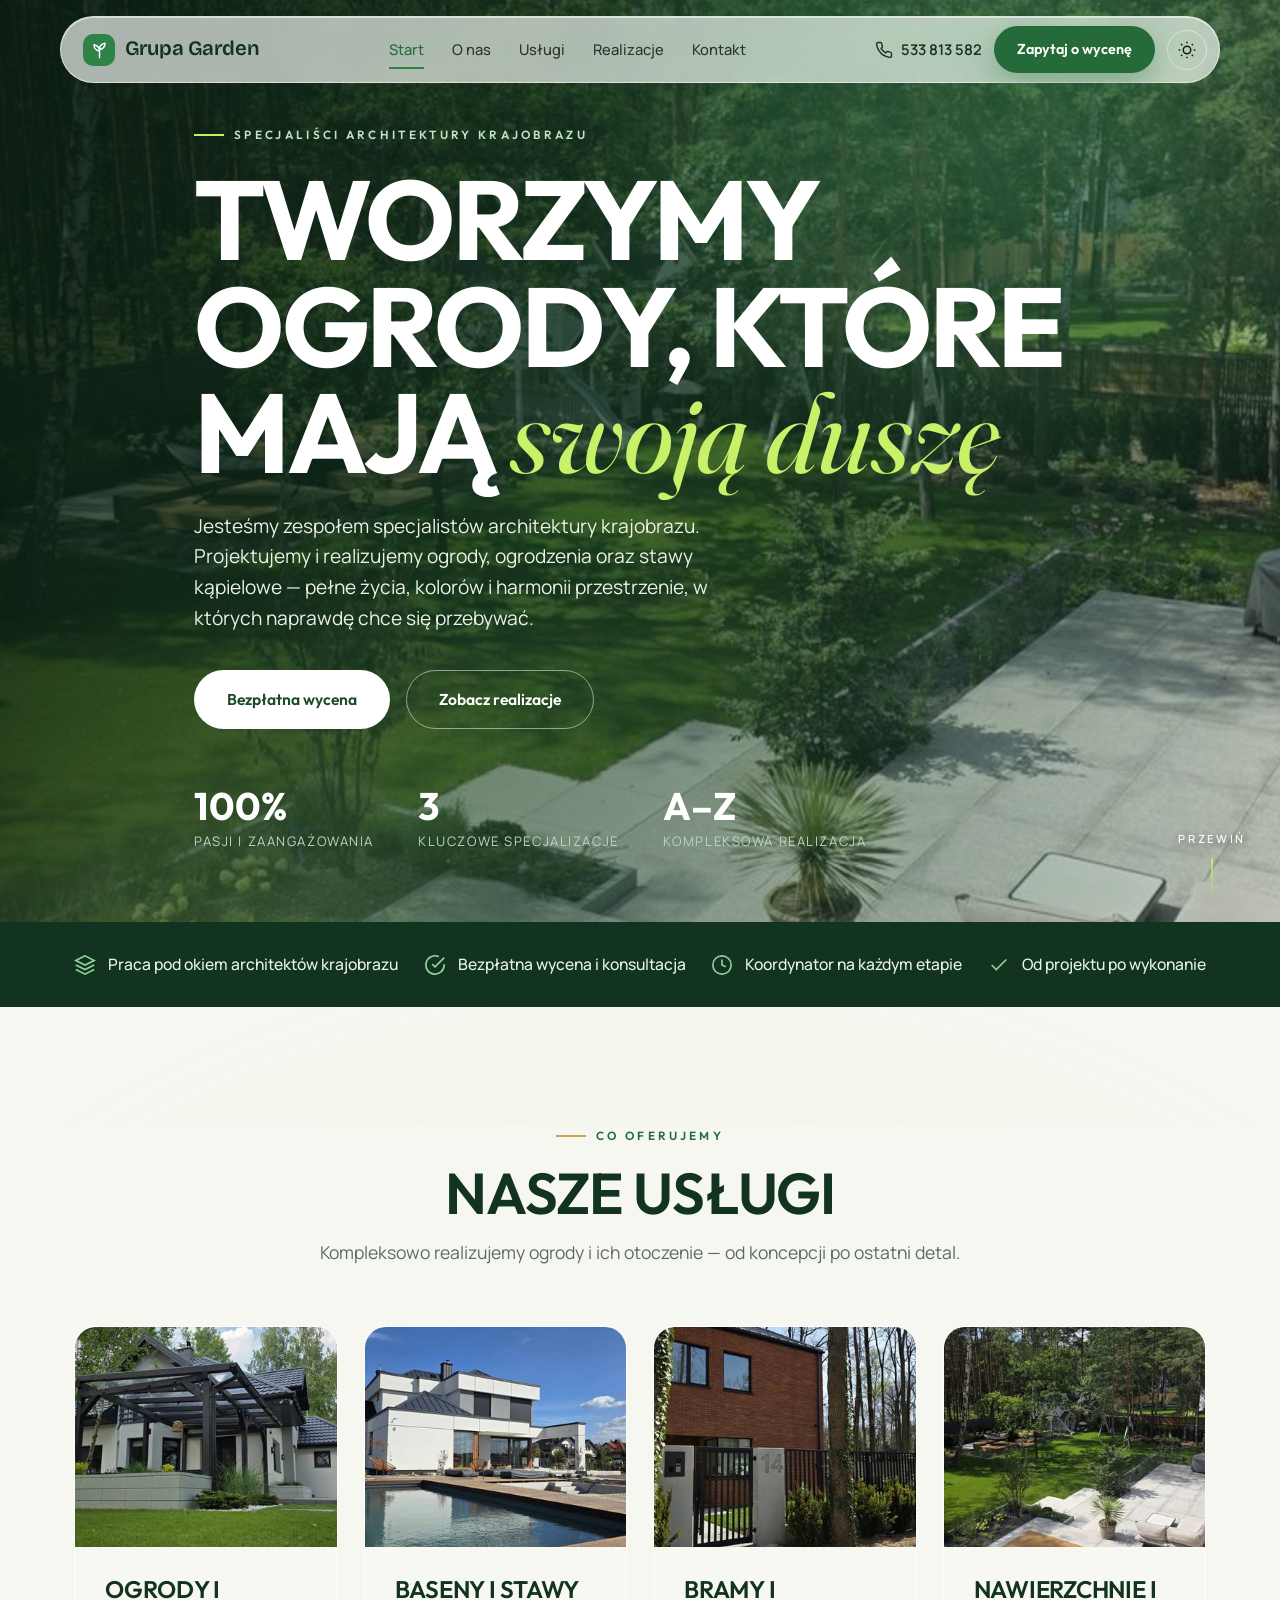
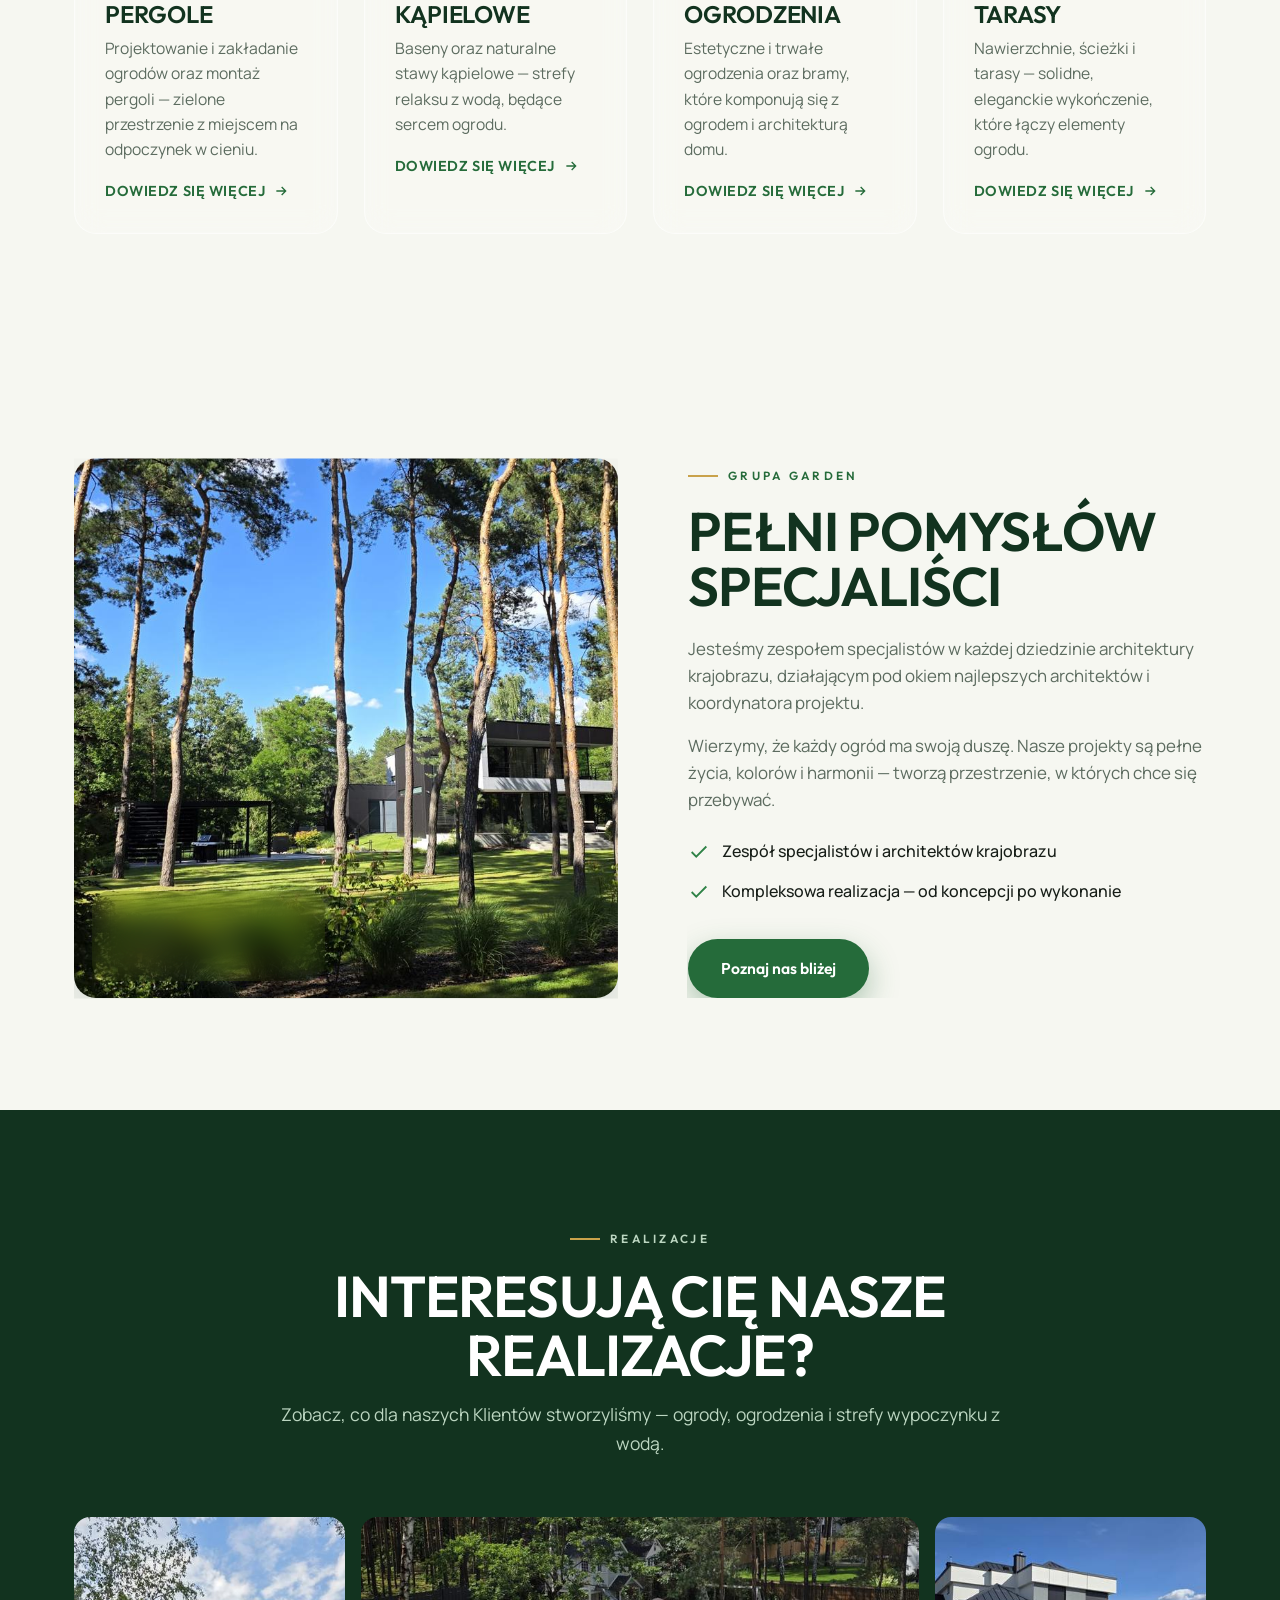
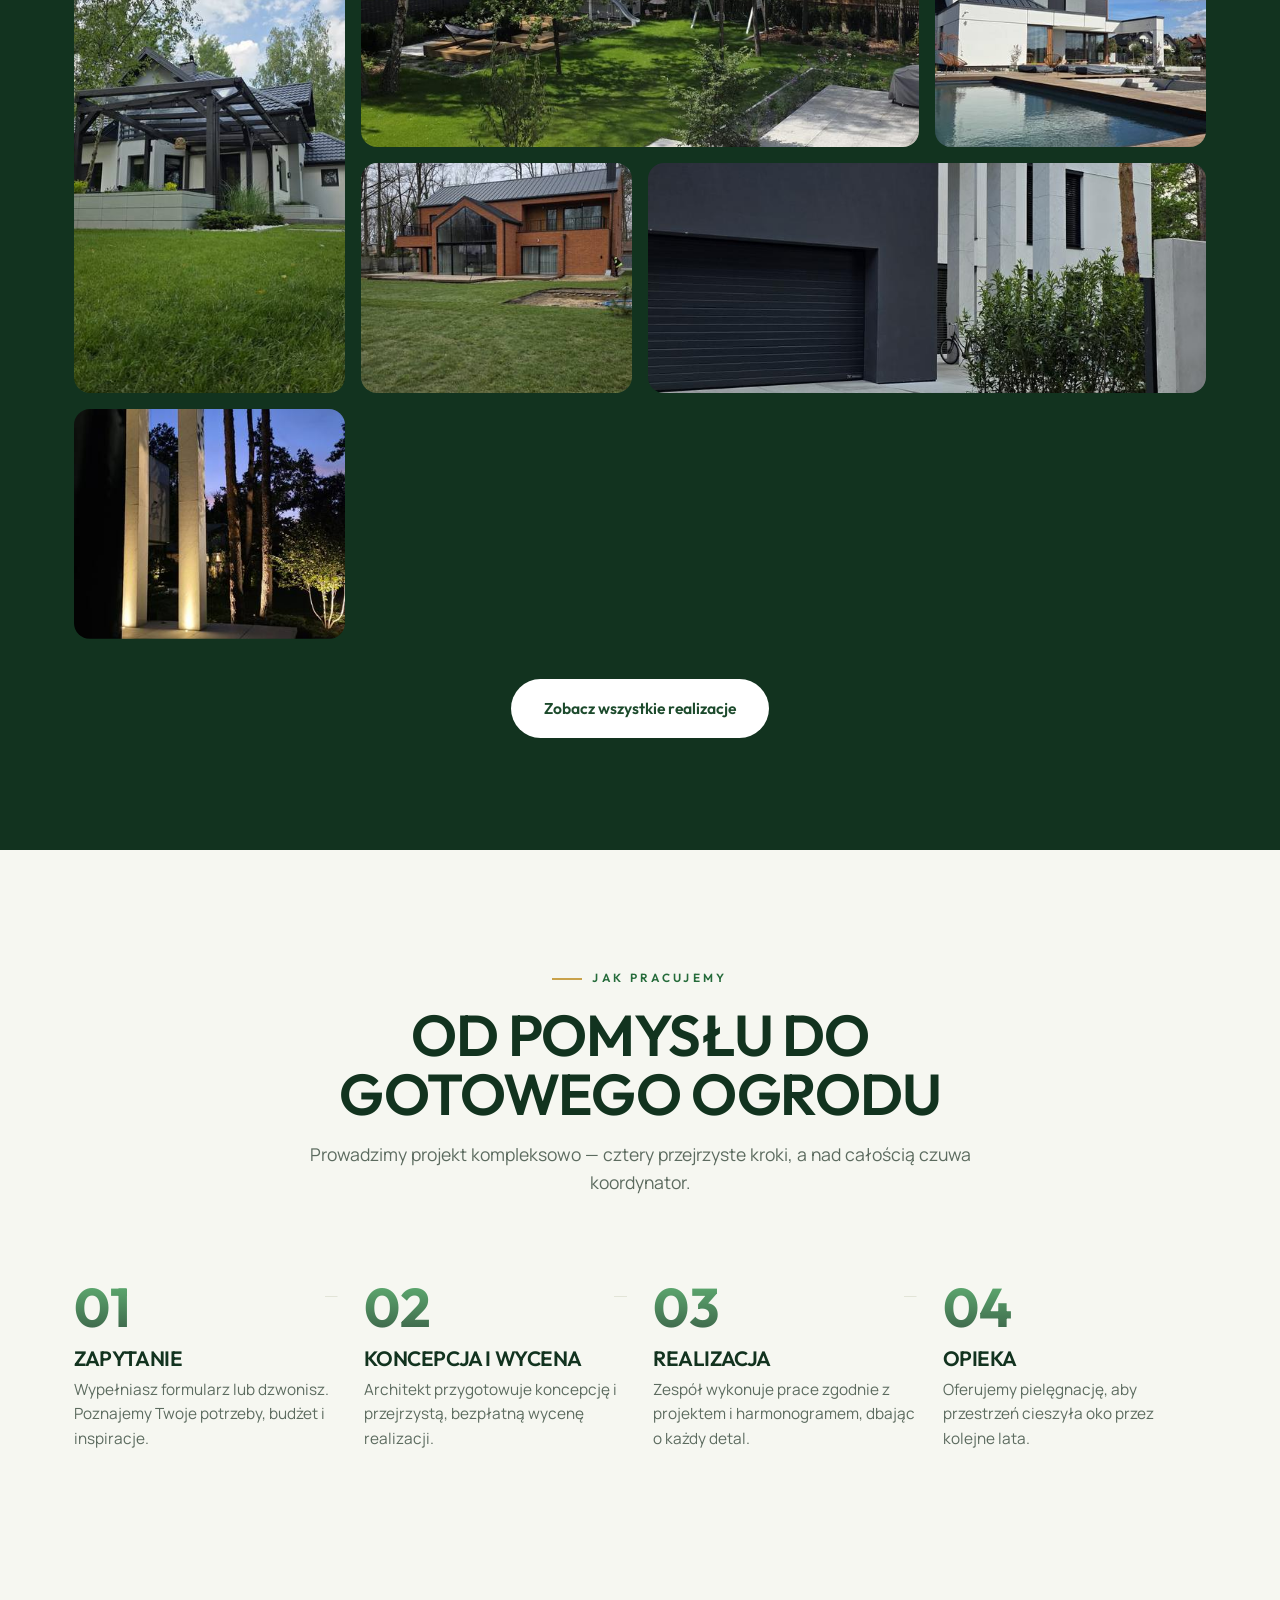
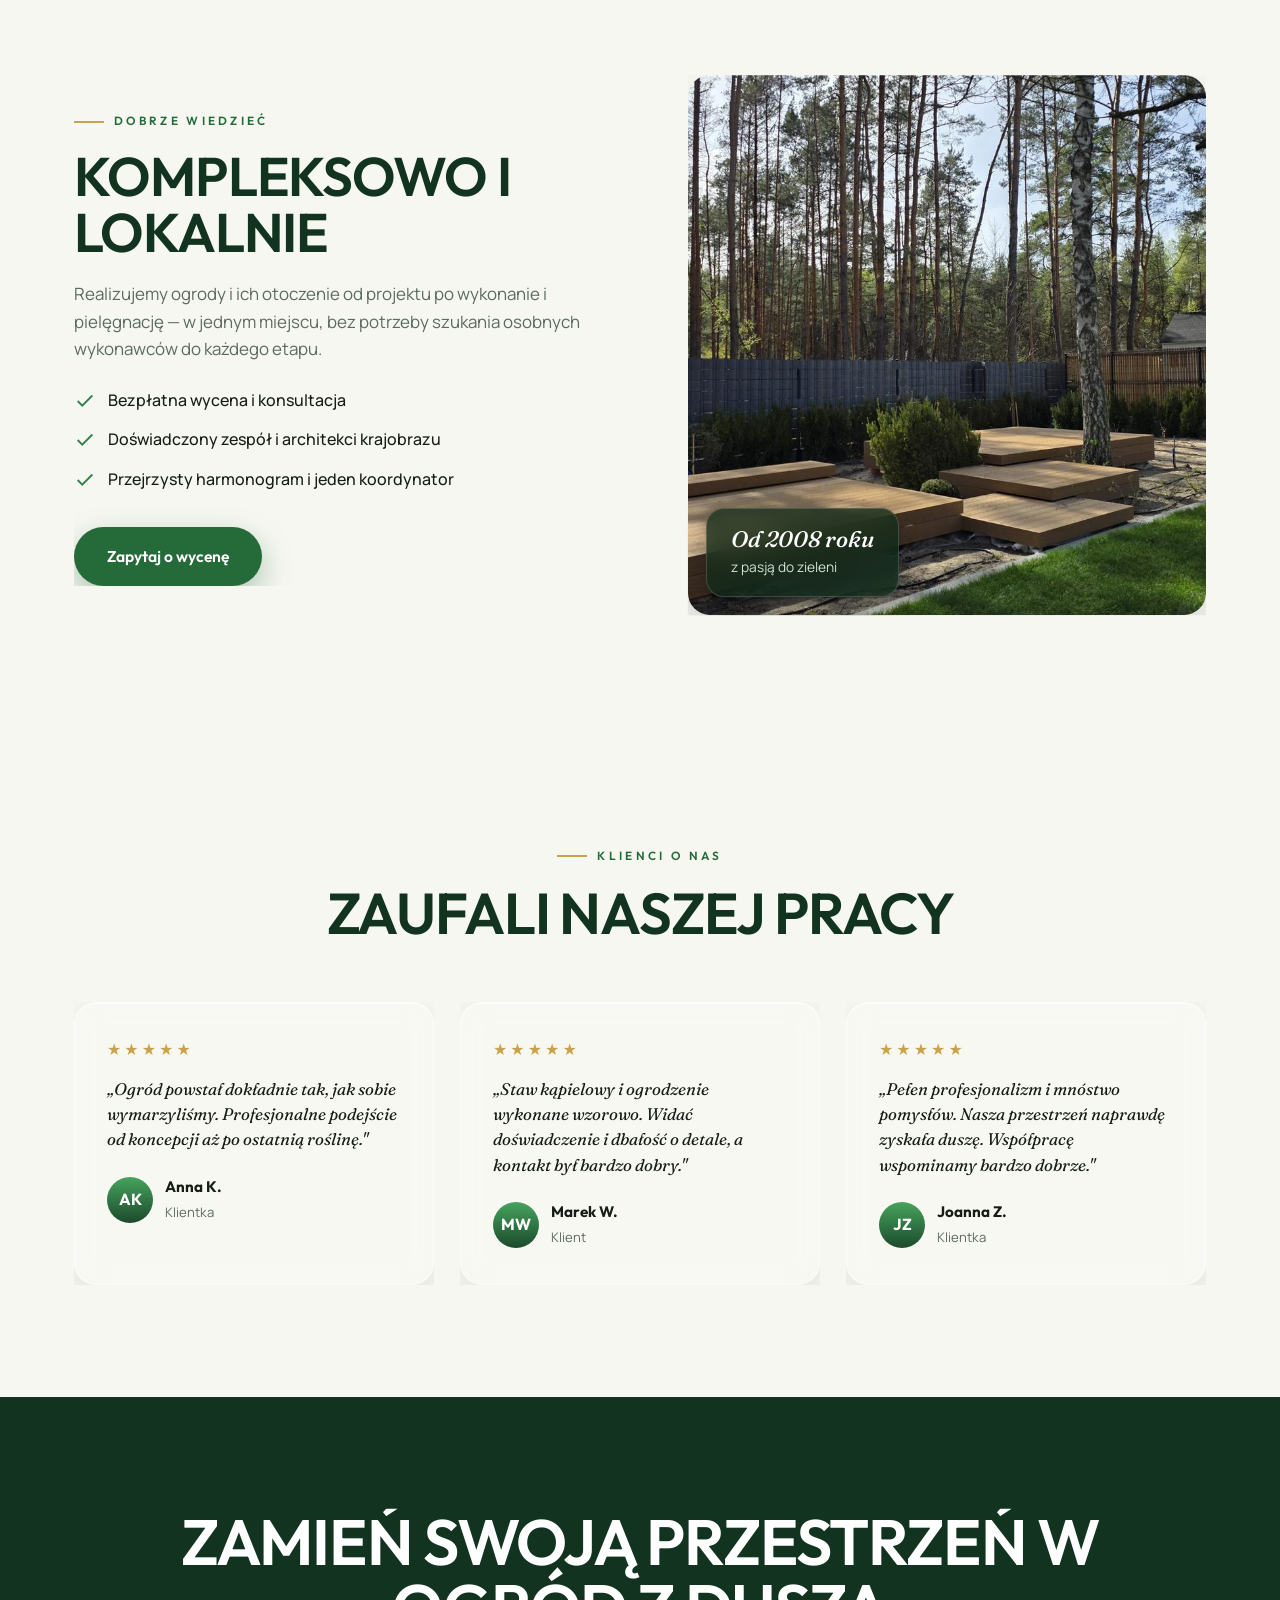
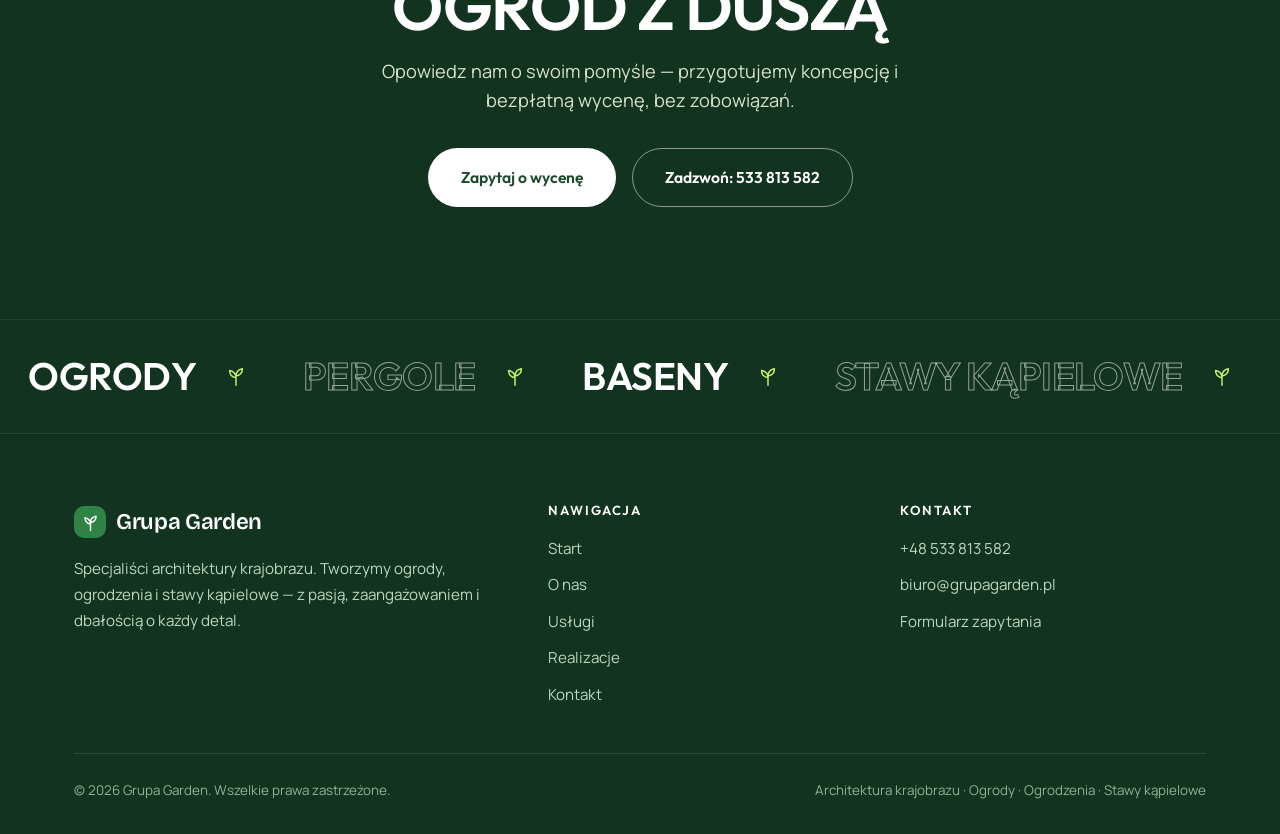
<file: src/index.html>
<!DOCTYPE html>
<html lang="pl">
<head>
<meta charset="UTF-8">
<meta name="viewport" content="width=device-width, initial-scale=1.0">
<script>try{if(localStorage.getItem('gg-theme')==='dark')document.documentElement.setAttribute('data-theme','dark')}catch(e){}</script>
<title>Grupa Garden — Specjaliści architektury krajobrazu</title>
<meta name="description" content="Grupa Garden — specjaliści architektury krajobrazu. Projektujemy i tworzymy ogrody, ogrodzenia oraz stawy kąpielowe pełne życia, kolorów i harmonii. Zapytaj o bezpłatną wycenę.">
<meta name="robots" content="index,follow">
<meta name="theme-color" content="#ffffff">
<link rel="canonical" href="https://grupagarden.pl/">
<meta property="og:type" content="website">
<meta property="og:locale" content="pl_PL">
<meta property="og:site_name" content="Grupa Garden">
<meta property="og:title" content="Grupa Garden — Specjaliści architektury krajobrazu">
<meta property="og:description" content="Projektujemy i tworzymy ogrody, ogrodzenia oraz stawy kąpielowe. Tworzymy z pasją i zaangażowaniem.">
<meta property="og:url" content="https://grupagarden.pl/">
<link rel="preconnect" href="https://fonts.googleapis.com">
<link rel="preconnect" href="https://fonts.gstatic.com" crossorigin>
<link href="https://fonts.googleapis.com/css2?family=Fraunces:opsz,wght@9..144,400;9..144,500;9..144,600&family=Inter:wght@400;500;600;700&display=swap" rel="stylesheet">
<link rel="stylesheet" href="assets/style.css">
<script type="application/ld+json">
{"@context":"https://schema.org","@type":"LocalBusiness","name":"Grupa Garden","description":"Specjaliści architektury krajobrazu. Projektowanie i wykonawstwo ogrodów, ogrodzeń oraz stawów kąpielowych.","url":"https://grupagarden.pl/","telephone":"+48 533 813 582","email":"biuro@grupagarden.pl","priceRange":"$$","areaServed":"Polska"}
</script>
</head>
<body>
<div class="wipe"><span class="wipe-mark"><svg viewBox="0 0 24 24" fill="none" stroke="currentColor" stroke-width="1.4" stroke-linecap="round" stroke-linejoin="round"><path d="M12 22V12M12 12c0-4 2-7 7-8 0 4-2 7-7 8zM12 14C12 10 10 7 5 6c0 4 2 7 7 8z"/></svg></span></div>

<!-- HEADER -->
<header id="hdr">
  <div class="wrap nav">
    <a href="index.html" class="brand">
      <span class="mark" aria-hidden="true"><svg viewBox="0 0 24 24" fill="none" stroke="currentColor" stroke-width="1.8" stroke-linecap="round" stroke-linejoin="round"><path d="M12 22V12M12 12c0-4 2-7 7-8 0 4-2 7-7 8zM12 14C12 10 10 7 5 6c0 4 2 7 7 8z"/></svg></span>
      Grupa Garden
    </a>
    <nav class="navlinks" id="menu">
      <a href="index.html" class="active">Start</a>
      <a href="o-nas.html">O nas</a>
      <a href="uslugi.html">Usługi</a>
      <a href="realizacje.html">Realizacje</a>
      <a href="kontakt.html">Kontakt</a>
    </nav>
    <div class="nav-cta">
      <a href="tel:+48533813582" class="phone-link">
        <svg width="18" height="18" viewBox="0 0 24 24" fill="none" stroke="currentColor" stroke-width="1.8"><path d="M22 16.92v3a2 2 0 0 1-2.18 2 19.79 19.79 0 0 1-8.63-3.07 19.5 19.5 0 0 1-6-6 19.79 19.79 0 0 1-3.07-8.67A2 2 0 0 1 4.11 2h3a2 2 0 0 1 2 1.72c.13.96.36 1.9.7 2.81a2 2 0 0 1-.45 2.11L8.09 9.91a16 16 0 0 0 6 6l1.27-1.27a2 2 0 0 1 2.11-.45c.9.34 1.85.57 2.81.7A2 2 0 0 1 22 16.92z"/></svg>
        533 813 582
      </a>
      <a href="kontakt.html" class="btn btn-primary">Zapytaj o wycenę</a>
      <button class="theme-btn" id="theme" aria-label="Przełącz motyw" title="Zmień motyw"><svg class="sun" width="20" height="20" viewBox="0 0 24 24" fill="none" stroke="currentColor" stroke-width="1.8"><circle cx="12" cy="12" r="4.5"/><path d="M12 2v2M12 20v2M2 12h2M20 12h2M4.9 4.9l1.4 1.4M17.7 17.7l1.4 1.4M19.1 4.9l-1.4 1.4M6.3 17.7l-1.4 1.4"/></svg><svg class="moon" width="20" height="20" viewBox="0 0 24 24" fill="none" stroke="currentColor" stroke-width="1.8"><path d="M21 12.8A9 9 0 1 1 11.2 3 7 7 0 0 0 21 12.8z"/></svg></button>
      <button class="burger" id="burger" aria-label="Menu"><span></span><span></span><span></span></button>
    </div>
  </div>
</header>

<main>
<!-- HERO -->
<section class="hero">
  <div class="hero-bg"></div>
  <div class="wrap hero-inner">
    <span class="eyebrow">Specjaliści architektury krajobrazu</span>
    <h1>Tworzymy ogrody, które mają <em>swoją duszę</em></h1>
    <p>Jesteśmy zespołem specjalistów architektury krajobrazu. Projektujemy i realizujemy ogrody, ogrodzenia oraz stawy kąpielowe — pełne życia, kolorów i harmonii przestrzenie, w których naprawdę chce się przebywać.</p>
    <div class="hero-cta">
      <a href="kontakt.html" class="btn btn-light">Bezpłatna wycena</a>
      <a href="realizacje.html" class="btn btn-outline-light">Zobacz realizacje</a>
    </div>
    <div class="hero-trust">
      <div><div class="num">100%</div><div class="lbl">pasji i zaangażowania</div></div>
      <div><div class="num">3</div><div class="lbl">kluczowe specjalizacje</div></div>
      <div><div class="num">A–Z</div><div class="lbl">kompleksowa realizacja</div></div>
    </div>
  </div>
  <div class="scroll-hint">przewiń<span></span></div>
</section>

<!-- TRUST STRIP -->
<div class="strip">
  <div class="wrap">
    <div class="item"><svg viewBox="0 0 24 24" fill="none" stroke="currentColor" stroke-width="1.8"><path d="M12 2 2 7l10 5 10-5-10-5zM2 17l10 5 10-5M2 12l10 5 10-5"/></svg>Praca pod okiem architektów krajobrazu</div>
    <div class="item"><svg viewBox="0 0 24 24" fill="none" stroke="currentColor" stroke-width="1.8"><path d="M22 11.08V12a10 10 0 1 1-5.93-9.14"/><path d="M22 4 12 14.01l-3-3"/></svg>Bezpłatna wycena i konsultacja</div>
    <div class="item"><svg viewBox="0 0 24 24" fill="none" stroke="currentColor" stroke-width="1.8"><circle cx="12" cy="12" r="10"/><path d="M12 6v6l4 2"/></svg>Koordynator na każdym etapie</div>
    <div class="item"><svg viewBox="0 0 24 24" fill="none" stroke="currentColor" stroke-width="1.8"><path d="M20 6 9 17l-5-5"/></svg>Od projektu po wykonanie</div>
  </div>
</div>

<!-- SERVICES PREVIEW -->
<section class="services">
  <div class="wrap">
    <div class="sec-head center reveal">
      <span class="eyebrow">Co oferujemy</span>
      <h2>Nasze usługi</h2>
      <p>Kompleksowo realizujemy ogrody i ich otoczenie — od koncepcji po ostatni detal.</p>
    </div>
    <div class="grid g4">
      <article class="card reveal">
        <div class="thumb"><img src="img/projekty/dom-z-pergola/t/01.jpg" alt="Ogród z pergolą" loading="lazy"></div>
        <div class="body"><h3>Ogrody i pergole</h3><p>Projektowanie i zakładanie ogrodów oraz montaż pergoli — zielone przestrzenie z miejscem na odpoczynek w cieniu.</p><a href="uslugi.html" class="more">Dowiedz się więcej <svg viewBox="0 0 24 24" fill="none" stroke="currentColor" stroke-width="2"><path d="M5 12h14M13 6l6 6-6 6"/></svg></a></div>
      </article>
      <article class="card reveal">
        <div class="thumb"><img src="img/projekty/ogrod-z-basenem/t/01.jpg" alt="Ogród z basenem i tarasem" loading="lazy"></div>
        <div class="body"><h3>Baseny i stawy kąpielowe</h3><p>Baseny oraz naturalne stawy kąpielowe — strefy relaksu z wodą, będące sercem ogrodu.</p><a href="uslugi.html" class="more">Dowiedz się więcej <svg viewBox="0 0 24 24" fill="none" stroke="currentColor" stroke-width="2"><path d="M5 12h14M13 6l6 6-6 6"/></svg></a></div>
      </article>
      <article class="card reveal">
        <div class="thumb"><img src="img/projekty/dom-ceglany/t/10.jpg" alt="Ogrodzenie z furtką" loading="lazy"></div>
        <div class="body"><h3>Bramy i ogrodzenia</h3><p>Estetyczne i trwałe ogrodzenia oraz bramy, które komponują się z ogrodem i architekturą domu.</p><a href="uslugi.html" class="more">Dowiedz się więcej <svg viewBox="0 0 24 24" fill="none" stroke="currentColor" stroke-width="2"><path d="M5 12h14M13 6l6 6-6 6"/></svg></a></div>
      </article>
      <article class="card reveal">
        <div class="thumb"><img src="img/projekty/willa-z-kolumnada/t/21.jpg" alt="Taras z desek i nawierzchnie z płyt" loading="lazy"></div>
        <div class="body"><h3>Nawierzchnie i tarasy</h3><p>Nawierzchnie, ścieżki i tarasy — solidne, eleganckie wykończenie, które łączy elementy ogrodu.</p><a href="uslugi.html" class="more">Dowiedz się więcej <svg viewBox="0 0 24 24" fill="none" stroke="currentColor" stroke-width="2"><path d="M5 12h14M13 6l6 6-6 6"/></svg></a></div>
      </article>
    </div>
  </div>
</section>

<!-- ABOUT TEASER -->
<section class="about">
  <div class="wrap split">
    <div class="media reveal">
      <img src="img/projekty/ogrod-w-sosnowym-lesie/01.jpg" alt="Ogród w sosnowym lesie — realizacja Grupy Garden" loading="lazy">
      <div class="media-badge"><div class="n">Tworzymy z pasją</div><div class="t">i zaangażowaniem</div></div>
    </div>
    <div class="prose reveal">
      <span class="eyebrow">Grupa Garden</span>
      <h2>Pełni pomysłów specjaliści</h2>
      <p>Jesteśmy zespołem specjalistów w każdej dziedzinie architektury krajobrazu, działającym pod okiem najlepszych architektów i koordynatora projektu.</p>
      <p>Wierzymy, że każdy ogród ma swoją duszę. Nasze projekty są pełne życia, kolorów i harmonii — tworzą przestrzenie, w których chce się przebywać.</p>
      <ul class="ticks">
        <li><svg viewBox="0 0 24 24" fill="none" stroke="currentColor" stroke-width="2"><path d="M20 6 9 17l-5-5"/></svg> Zespół specjalistów i architektów krajobrazu</li>
        <li><svg viewBox="0 0 24 24" fill="none" stroke="currentColor" stroke-width="2"><path d="M20 6 9 17l-5-5"/></svg> Kompleksowa realizacja — od koncepcji po wykonanie</li>
      </ul>
      <a href="o-nas.html" class="btn btn-primary">Poznaj nas bliżej</a>
    </div>
  </div>
</section>

<!-- REALIZACJE PREVIEW -->
<section class="gallery">
  <div class="wrap">
    <div class="sec-head center reveal">
      <span class="eyebrow">Realizacje</span>
      <h2>Interesują Cię nasze realizacje?</h2>
      <p>Zobacz, co dla naszych Klientów stworzyliśmy — ogrody, ogrodzenia i strefy wypoczynku z wodą.</p>
    </div>
    <div class="gal-grid reveal">
      <figure class="tall"><img src="img/projekty/dom-z-pergola/t/01.jpg" alt="Dom z pergolą w brzozowym lesie" loading="lazy"><figcaption>Ogród z pergolą</figcaption></figure>
      <figure class="wide"><img src="img/projekty/willa-z-kolumnada/21.jpg" alt="Taras przy willi z kolumnadą" loading="lazy"><figcaption>Taras i nawierzchnie</figcaption></figure>
      <figure><img src="img/projekty/ogrod-z-basenem/t/01.jpg" alt="Ogród z basenem" loading="lazy"><figcaption>Ogród z basenem</figcaption></figure>
      <figure><img src="img/projekty/dom-ceglany/t/01.jpg" alt="Dom ceglany z ogrodzeniem" loading="lazy"><figcaption>Ogrodzenia i bramy</figcaption></figure>
      <figure class="wide"><img src="img/projekty/willa-pod-sosnami/01.jpg" alt="Nowoczesna willa pod sosnami" loading="lazy"><figcaption>Projekt nowoczesny</figcaption></figure>
      <figure><img src="img/projekty/willa-z-kolumnada/t/36.jpg" alt="Oświetlenie ogrodu nocą" loading="lazy"><figcaption>Oświetlenie ogrodu</figcaption></figure>
    </div>
    <div style="text-align:center;margin-top:40px" class="reveal"><a href="realizacje.html" class="btn btn-light">Zobacz wszystkie realizacje</a></div>
  </div>
</section>

<!-- PROCES -->
<section class="process">
  <div class="wrap">
    <div class="sec-head center reveal">
      <span class="eyebrow">Jak pracujemy</span>
      <h2>Od pomysłu do gotowego ogrodu</h2>
      <p>Prowadzimy projekt kompleksowo — cztery przejrzyste kroki, a nad całością czuwa koordynator.</p>
    </div>
    <div class="grid g4">
      <div class="step reveal"><div class="no">01</div><h3>Zapytanie</h3><p>Wypełniasz formularz lub dzwonisz. Poznajemy Twoje potrzeby, budżet i inspiracje.</p></div>
      <div class="step reveal"><div class="no">02</div><h3>Koncepcja i wycena</h3><p>Architekt przygotowuje koncepcję i przejrzystą, bezpłatną wycenę realizacji.</p></div>
      <div class="step reveal"><div class="no">03</div><h3>Realizacja</h3><p>Zespół wykonuje prace zgodnie z projektem i harmonogramem, dbając o każdy detal.</p></div>
      <div class="step reveal"><div class="no">04</div><h3>Opieka</h3><p>Oferujemy pielęgnację, aby przestrzeń cieszyła oko przez kolejne lata.</p></div>
    </div>
  </div>
</section>

<!-- INFORMACJE -->
<section class="about">
  <div class="wrap split">
    <div class="prose reveal">
      <span class="eyebrow">Dobrze wiedzieć</span>
      <h2>Kompleksowo i lokalnie</h2>
      <p>Realizujemy ogrody i ich otoczenie od projektu po wykonanie i pielęgnację — w jednym miejscu, bez potrzeby szukania osobnych wykonawców do każdego etapu.</p>
      <ul class="ticks">
        <li><svg viewBox="0 0 24 24" fill="none" stroke="currentColor" stroke-width="2"><path d="M20 6 9 17l-5-5"/></svg> Bezpłatna wycena i konsultacja</li>
        <li><svg viewBox="0 0 24 24" fill="none" stroke="currentColor" stroke-width="2"><path d="M20 6 9 17l-5-5"/></svg> Doświadczony zespół i architekci krajobrazu</li>
        <li><svg viewBox="0 0 24 24" fill="none" stroke="currentColor" stroke-width="2"><path d="M20 6 9 17l-5-5"/></svg> Przejrzysty harmonogram i jeden koordynator</li>
      </ul>
      <a href="kontakt.html" class="btn btn-primary">Zapytaj o wycenę</a>
    </div>
    <div class="media reveal">
      <img src="img/projekty/willa-pod-sosnami/04.jpg" alt="Trawnik i podesty wypoczynkowe wśród sosen" loading="lazy">
      <div class="media-badge"><div class="n">Od 2008 roku</div><div class="t">z pasją do zieleni</div></div>
    </div>
  </div>
</section>

<!-- REVIEWS -->
<section class="reviews">
  <div class="wrap">
    <div class="sec-head center reveal"><span class="eyebrow">Klienci o nas</span><h2>Zaufali naszej pracy</h2></div>
    <div class="grid g3">
      <div class="quote reveal"><div class="stars">★★★★★</div><p>„Ogród powstał dokładnie tak, jak sobie wymarzyliśmy. Profesjonalne podejście od koncepcji aż po ostatnią roślinę."</p><div class="who"><div class="av">AK</div><div><b>Anna K.</b><span>Klientka</span></div></div></div>
      <div class="quote reveal"><div class="stars">★★★★★</div><p>„Staw kąpielowy i ogrodzenie wykonane wzorowo. Widać doświadczenie i dbałość o detale, a kontakt był bardzo dobry."</p><div class="who"><div class="av">MW</div><div><b>Marek W.</b><span>Klient</span></div></div></div>
      <div class="quote reveal"><div class="stars">★★★★★</div><p>„Pełen profesjonalizm i mnóstwo pomysłów. Nasza przestrzeń naprawdę zyskała duszę. Współpracę wspominamy bardzo dobrze."</p><div class="who"><div class="av">JZ</div><div><b>Joanna Z.</b><span>Klientka</span></div></div></div>
    </div>
  </div>
</section>

<!-- CTA -->
<section class="cta">
  <div class="wrap reveal">
    <h2>Zamień swoją przestrzeń w ogród z duszą</h2>
    <p>Opowiedz nam o swoim pomyśle — przygotujemy koncepcję i bezpłatną wycenę, bez zobowiązań.</p>
    <div class="btns"><a href="kontakt.html" class="btn btn-light">Zapytaj o wycenę</a><a href="tel:+48533813582" class="btn btn-outline-light">Zadzwoń: 533 813 582</a></div>
  </div>
</section>
</main>

<!-- FOOTER -->
<footer>
  <div class="wrap">
    <div class="fgrid">
      <div>
        <div class="brand" style="font-size:1.4rem"><span class="mark" aria-hidden="true"><svg viewBox="0 0 24 24" fill="none" stroke="currentColor" stroke-width="1.8" stroke-linecap="round" stroke-linejoin="round"><path d="M12 22V12M12 12c0-4 2-7 7-8 0 4-2 7-7 8zM12 14C12 10 10 7 5 6c0 4 2 7 7 8z"/></svg></span> Grupa Garden</div>
        <p>Specjaliści architektury krajobrazu. Tworzymy ogrody, ogrodzenia i stawy kąpielowe — z pasją, zaangażowaniem i dbałością o każdy detal.</p>
      </div>
      <div><h4>Nawigacja</h4><ul><li><a href="index.html">Start</a></li><li><a href="o-nas.html">O nas</a></li><li><a href="uslugi.html">Usługi</a></li><li><a href="realizacje.html">Realizacje</a></li><li><a href="kontakt.html">Kontakt</a></li></ul></div>
      <div><h4>Kontakt</h4><ul><li><a href="tel:+48533813582">+48 533 813 582</a></li><li><a href="mailto:biuro@grupagarden.pl">biuro@grupagarden.pl</a></li><li><a href="kontakt.html">Formularz zapytania</a></li></ul></div>
    </div>
    <div class="fbar"><span>© <span id="year"></span> Grupa Garden. Wszelkie prawa zastrzeżone.</span><span>Architektura krajobrazu · Ogrody · Ogrodzenia · Stawy kąpielowe</span></div>
  </div>
</footer>

<a href="tel:+48533813582" class="fab" aria-label="Zadzwoń"><svg viewBox="0 0 24 24" fill="none" stroke="currentColor" stroke-width="1.9"><path d="M22 16.92v3a2 2 0 0 1-2.18 2 19.79 19.79 0 0 1-8.63-3.07 19.5 19.5 0 0 1-6-6 19.79 19.79 0 0 1-3.07-8.67A2 2 0 0 1 4.11 2h3a2 2 0 0 1 2 1.72c.13.96.36 1.9.7 2.81a2 2 0 0 1-.45 2.11L8.09 9.91a16 16 0 0 0 6 6l1.27-1.27a2 2 0 0 1 2.11-.45c.9.34 1.85.57 2.81.7A2 2 0 0 1 22 16.92z"/></svg></a>

<script src="assets/main.js"></script>
</body>
</html>
</file>
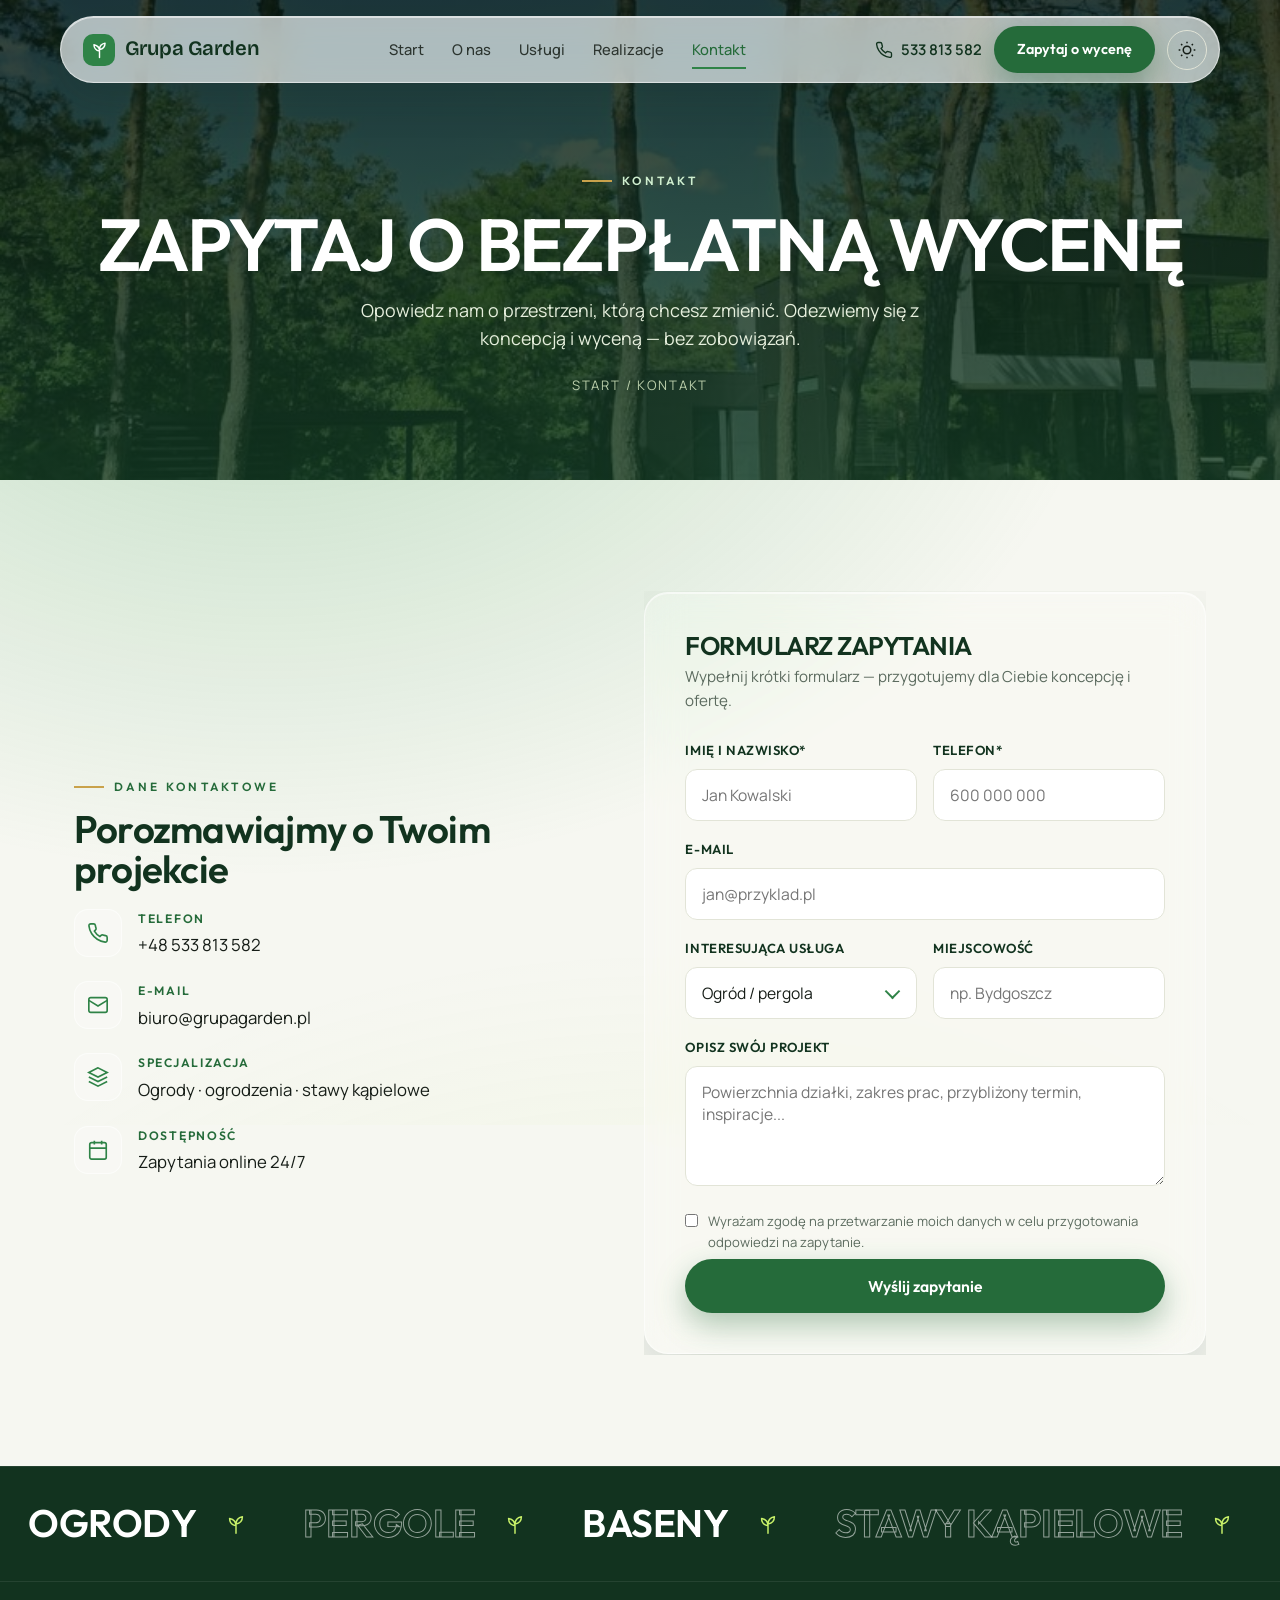
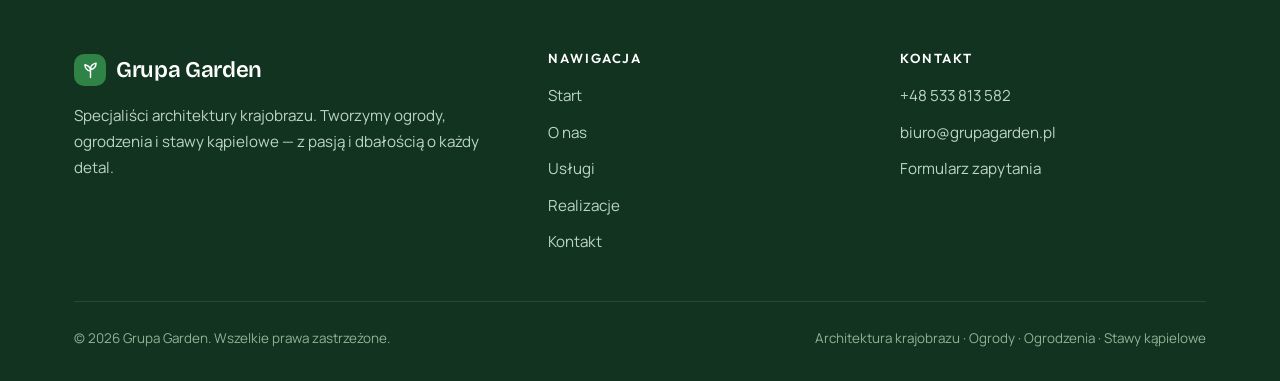
<file: src/kontakt.html>
<!DOCTYPE html>
<html lang="pl">
<head>
<meta charset="UTF-8">
<meta name="viewport" content="width=device-width, initial-scale=1.0">
<script>try{if(localStorage.getItem('gg-theme')==='dark')document.documentElement.setAttribute('data-theme','dark')}catch(e){}</script>
<title>Kontakt — Grupa Garden | Zapytaj o bezpłatną wycenę</title>
<meta name="description" content="Skontaktuj się z Grupą Garden. Telefon +48 533 813 582, e-mail biuro@grupagarden.pl. Wypełnij formularz i otrzymaj bezpłatną wycenę projektu.">
<meta name="theme-color" content="#ffffff">
<link rel="canonical" href="https://grupagarden.pl/kontakt.html">
<link rel="preconnect" href="https://fonts.googleapis.com">
<link rel="preconnect" href="https://fonts.gstatic.com" crossorigin>
<link href="https://fonts.googleapis.com/css2?family=Fraunces:opsz,wght@9..144,400;9..144,500;9..144,600&family=Inter:wght@400;500;600;700&display=swap" rel="stylesheet">
<link rel="stylesheet" href="assets/style.css">
</head>
<body>
<div class="wipe"><span class="wipe-mark"><svg viewBox="0 0 24 24" fill="none" stroke="currentColor" stroke-width="1.4" stroke-linecap="round" stroke-linejoin="round"><path d="M12 22V12M12 12c0-4 2-7 7-8 0 4-2 7-7 8zM12 14C12 10 10 7 5 6c0 4 2 7 7 8z"/></svg></span></div>

<header id="hdr">
  <div class="wrap nav">
    <a href="index.html" class="brand"><span class="mark" aria-hidden="true"><svg viewBox="0 0 24 24" fill="none" stroke="currentColor" stroke-width="1.8" stroke-linecap="round" stroke-linejoin="round"><path d="M12 22V12M12 12c0-4 2-7 7-8 0 4-2 7-7 8zM12 14C12 10 10 7 5 6c0 4 2 7 7 8z"/></svg></span> Grupa Garden</a>
    <nav class="navlinks" id="menu">
      <a href="index.html">Start</a>
      <a href="o-nas.html">O nas</a>
      <a href="uslugi.html">Usługi</a>
      <a href="realizacje.html">Realizacje</a>
      <a href="kontakt.html" class="active">Kontakt</a>
    </nav>
    <div class="nav-cta">
      <a href="tel:+48533813582" class="phone-link"><svg width="18" height="18" viewBox="0 0 24 24" fill="none" stroke="currentColor" stroke-width="1.8"><path d="M22 16.92v3a2 2 0 0 1-2.18 2 19.79 19.79 0 0 1-8.63-3.07 19.5 19.5 0 0 1-6-6 19.79 19.79 0 0 1-3.07-8.67A2 2 0 0 1 4.11 2h3a2 2 0 0 1 2 1.72c.13.96.36 1.9.7 2.81a2 2 0 0 1-.45 2.11L8.09 9.91a16 16 0 0 0 6 6l1.27-1.27a2 2 0 0 1 2.11-.45c.9.34 1.85.57 2.81.7A2 2 0 0 1 22 16.92z"/></svg>533 813 582</a>
      <a href="kontakt.html" class="btn btn-primary">Zapytaj o wycenę</a>
      <button class="theme-btn" id="theme" aria-label="Przełącz motyw" title="Zmień motyw"><svg class="sun" width="20" height="20" viewBox="0 0 24 24" fill="none" stroke="currentColor" stroke-width="1.8"><circle cx="12" cy="12" r="4.5"/><path d="M12 2v2M12 20v2M2 12h2M20 12h2M4.9 4.9l1.4 1.4M17.7 17.7l1.4 1.4M19.1 4.9l-1.4 1.4M6.3 17.7l-1.4 1.4"/></svg><svg class="moon" width="20" height="20" viewBox="0 0 24 24" fill="none" stroke="currentColor" stroke-width="1.8"><path d="M21 12.8A9 9 0 1 1 11.2 3 7 7 0 0 0 21 12.8z"/></svg></button>
      <button class="burger" id="burger" aria-label="Menu"><span></span><span></span><span></span></button>
    </div>
  </div>
</header>

<main>
<section class="page-hero">
  <div class="wrap">
    <span class="eyebrow">Kontakt</span>
    <h1>Zapytaj o bezpłatną wycenę</h1>
    <p>Opowiedz nam o przestrzeni, którą chcesz zmienić. Odezwiemy się z koncepcją i wyceną — bez zobowiązań.</p>
    <div class="crumbs"><a href="index.html">Start</a> / Kontakt</div>
  </div>
</section>

<section class="contact">
  <div class="wrap split">
    <div class="reveal">
      <span class="eyebrow">Dane kontaktowe</span>
      <h2 style="font-size:clamp(1.8rem,3.5vw,2.4rem);margin:14px 0 20px">Porozmawiajmy o Twoim projekcie</h2>
      <div class="cinfo">
        <div class="row"><div class="ic"><svg viewBox="0 0 24 24" fill="none" stroke="currentColor" stroke-width="1.8"><path d="M22 16.92v3a2 2 0 0 1-2.18 2 19.79 19.79 0 0 1-8.63-3.07 19.5 19.5 0 0 1-6-6 19.79 19.79 0 0 1-3.07-8.67A2 2 0 0 1 4.11 2h3a2 2 0 0 1 2 1.72c.13.96.36 1.9.7 2.81a2 2 0 0 1-.45 2.11L8.09 9.91a16 16 0 0 0 6 6l1.27-1.27a2 2 0 0 1 2.11-.45c.9.34 1.85.57 2.81.7A2 2 0 0 1 22 16.92z"/></svg></div><div><b>Telefon</b><a href="tel:+48533813582">+48 533 813 582</a></div></div>
        <div class="row"><div class="ic"><svg viewBox="0 0 24 24" fill="none" stroke="currentColor" stroke-width="1.8"><rect x="2" y="4" width="20" height="16" rx="2"/><path d="m22 7-10 6L2 7"/></svg></div><div><b>E-mail</b><a href="mailto:biuro@grupagarden.pl">biuro@grupagarden.pl</a></div></div>
        <div class="row"><div class="ic"><svg viewBox="0 0 24 24" fill="none" stroke="currentColor" stroke-width="1.8"><path d="M12 2 2 7l10 5 10-5-10-5zM2 17l10 5 10-5M2 12l10 5 10-5"/></svg></div><div><b>Specjalizacja</b><span>Ogrody · ogrodzenia · stawy kąpielowe</span></div></div>
        <div class="row"><div class="ic"><svg viewBox="0 0 24 24" fill="none" stroke="currentColor" stroke-width="1.8"><rect x="3" y="4" width="18" height="18" rx="2"/><path d="M16 2v4M8 2v4M3 10h18"/></svg></div><div><b>Dostępność</b><span>Zapytania online 24/7</span></div></div>
      </div>
    </div>

    <form class="form reveal" id="inquiry">
      <h3>Formularz zapytania</h3>
      <p class="sub">Wypełnij krótki formularz — przygotujemy dla Ciebie koncepcję i ofertę.</p>
      <div class="two">
        <div class="field"><label for="name">Imię i nazwisko*</label><input id="name" name="name" required placeholder="Jan Kowalski"></div>
        <div class="field"><label for="phone">Telefon*</label><input id="phone" name="phone" type="tel" required placeholder="600 000 000"></div>
      </div>
      <div class="field"><label for="email">E-mail</label><input id="email" name="email" type="email" placeholder="jan@przyklad.pl"></div>
      <div class="two">
        <div class="field"><label for="service">Interesująca usługa</label>
          <select id="service" name="service">
            <option>Ogród / pergola</option>
            <option>Basen</option>
            <option>Staw kąpielowy</option>
            <option>Brama / ogrodzenie</option>
            <option>Nawierzchnia / taras</option>
            <option>Inne / nie jestem pewien</option>
          </select>
        </div>
        <div class="field"><label for="city">Miejscowość</label><input id="city" name="city" placeholder="np. Bydgoszcz"></div>
      </div>
      <div class="field"><label for="msg">Opisz swój projekt</label><textarea id="msg" name="msg" placeholder="Powierzchnia działki, zakres prac, przybliżony termin, inspiracje..."></textarea></div>
      <label class="consent"><input type="checkbox" required> Wyrażam zgodę na przetwarzanie moich danych w celu przygotowania odpowiedzi na zapytanie.</label>
      <button type="submit" class="btn btn-primary">Wyślij zapytanie</button>
      <div class="formmsg">Dziękujemy! Otwieramy Twój program pocztowy z gotową wiadomością — wyślij ją, a wrócimy do Ciebie z wyceną.</div>
    </form>
  </div>
</section>
</main>

<footer>
  <div class="wrap">
    <div class="fgrid">
      <div><div class="brand" style="font-size:1.4rem"><span class="mark" aria-hidden="true"><svg viewBox="0 0 24 24" fill="none" stroke="currentColor" stroke-width="1.8" stroke-linecap="round" stroke-linejoin="round"><path d="M12 22V12M12 12c0-4 2-7 7-8 0 4-2 7-7 8zM12 14C12 10 10 7 5 6c0 4 2 7 7 8z"/></svg></span> Grupa Garden</div><p>Specjaliści architektury krajobrazu. Tworzymy ogrody, ogrodzenia i stawy kąpielowe — z pasją i dbałością o każdy detal.</p></div>
      <div><h4>Nawigacja</h4><ul><li><a href="index.html">Start</a></li><li><a href="o-nas.html">O nas</a></li><li><a href="uslugi.html">Usługi</a></li><li><a href="realizacje.html">Realizacje</a></li><li><a href="kontakt.html">Kontakt</a></li></ul></div>
      <div><h4>Kontakt</h4><ul><li><a href="tel:+48533813582">+48 533 813 582</a></li><li><a href="mailto:biuro@grupagarden.pl">biuro@grupagarden.pl</a></li><li><a href="kontakt.html">Formularz zapytania</a></li></ul></div>
    </div>
    <div class="fbar"><span>© <span id="year"></span> Grupa Garden. Wszelkie prawa zastrzeżone.</span><span>Architektura krajobrazu · Ogrody · Ogrodzenia · Stawy kąpielowe</span></div>
  </div>
</footer>
<a href="tel:+48533813582" class="fab" aria-label="Zadzwoń"><svg viewBox="0 0 24 24" fill="none" stroke="currentColor" stroke-width="1.9"><path d="M22 16.92v3a2 2 0 0 1-2.18 2 19.79 19.79 0 0 1-8.63-3.07 19.5 19.5 0 0 1-6-6 19.79 19.79 0 0 1-3.07-8.67A2 2 0 0 1 4.11 2h3a2 2 0 0 1 2 1.72c.13.96.36 1.9.7 2.81a2 2 0 0 1-.45 2.11L8.09 9.91a16 16 0 0 0 6 6l1.27-1.27a2 2 0 0 1 2.11-.45c.9.34 1.85.57 2.81.7A2 2 0 0 1 22 16.92z"/></svg></a>
<script src="assets/main.js"></script>
</body>
</html>
</file>
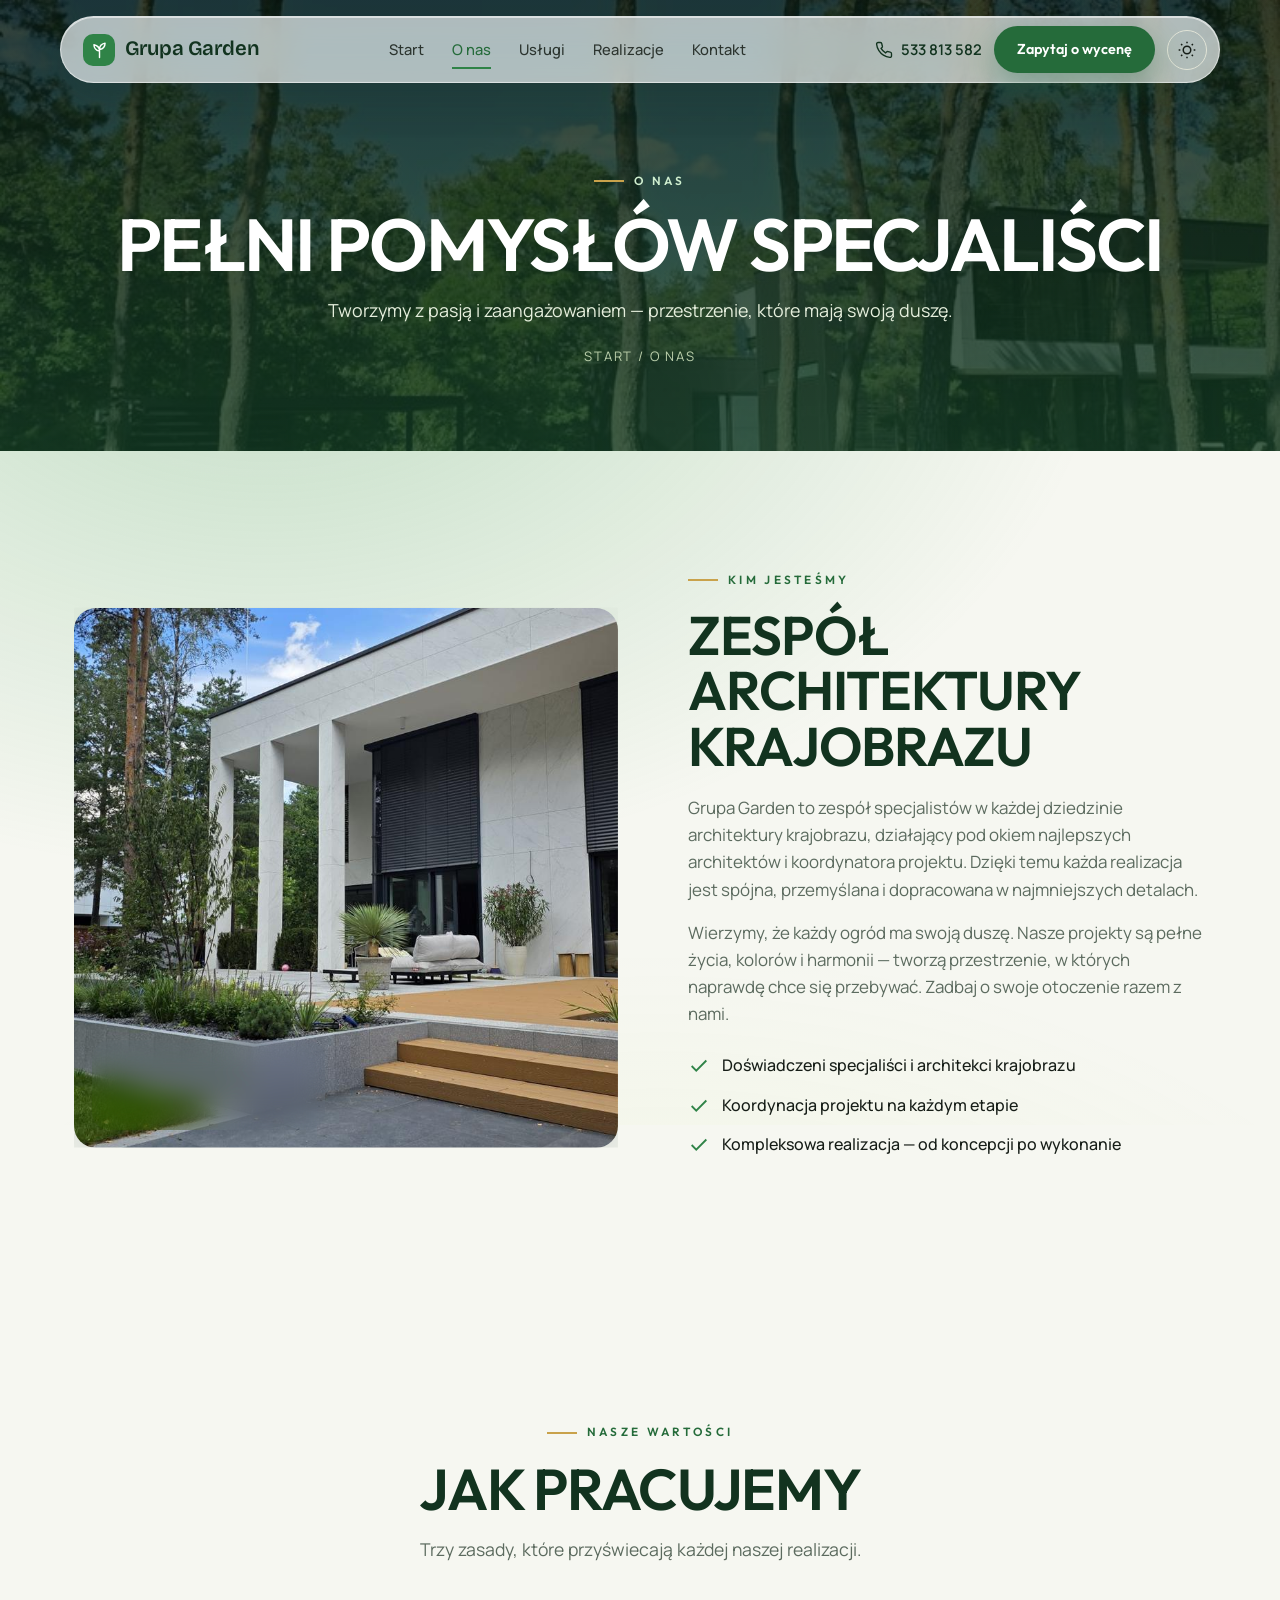
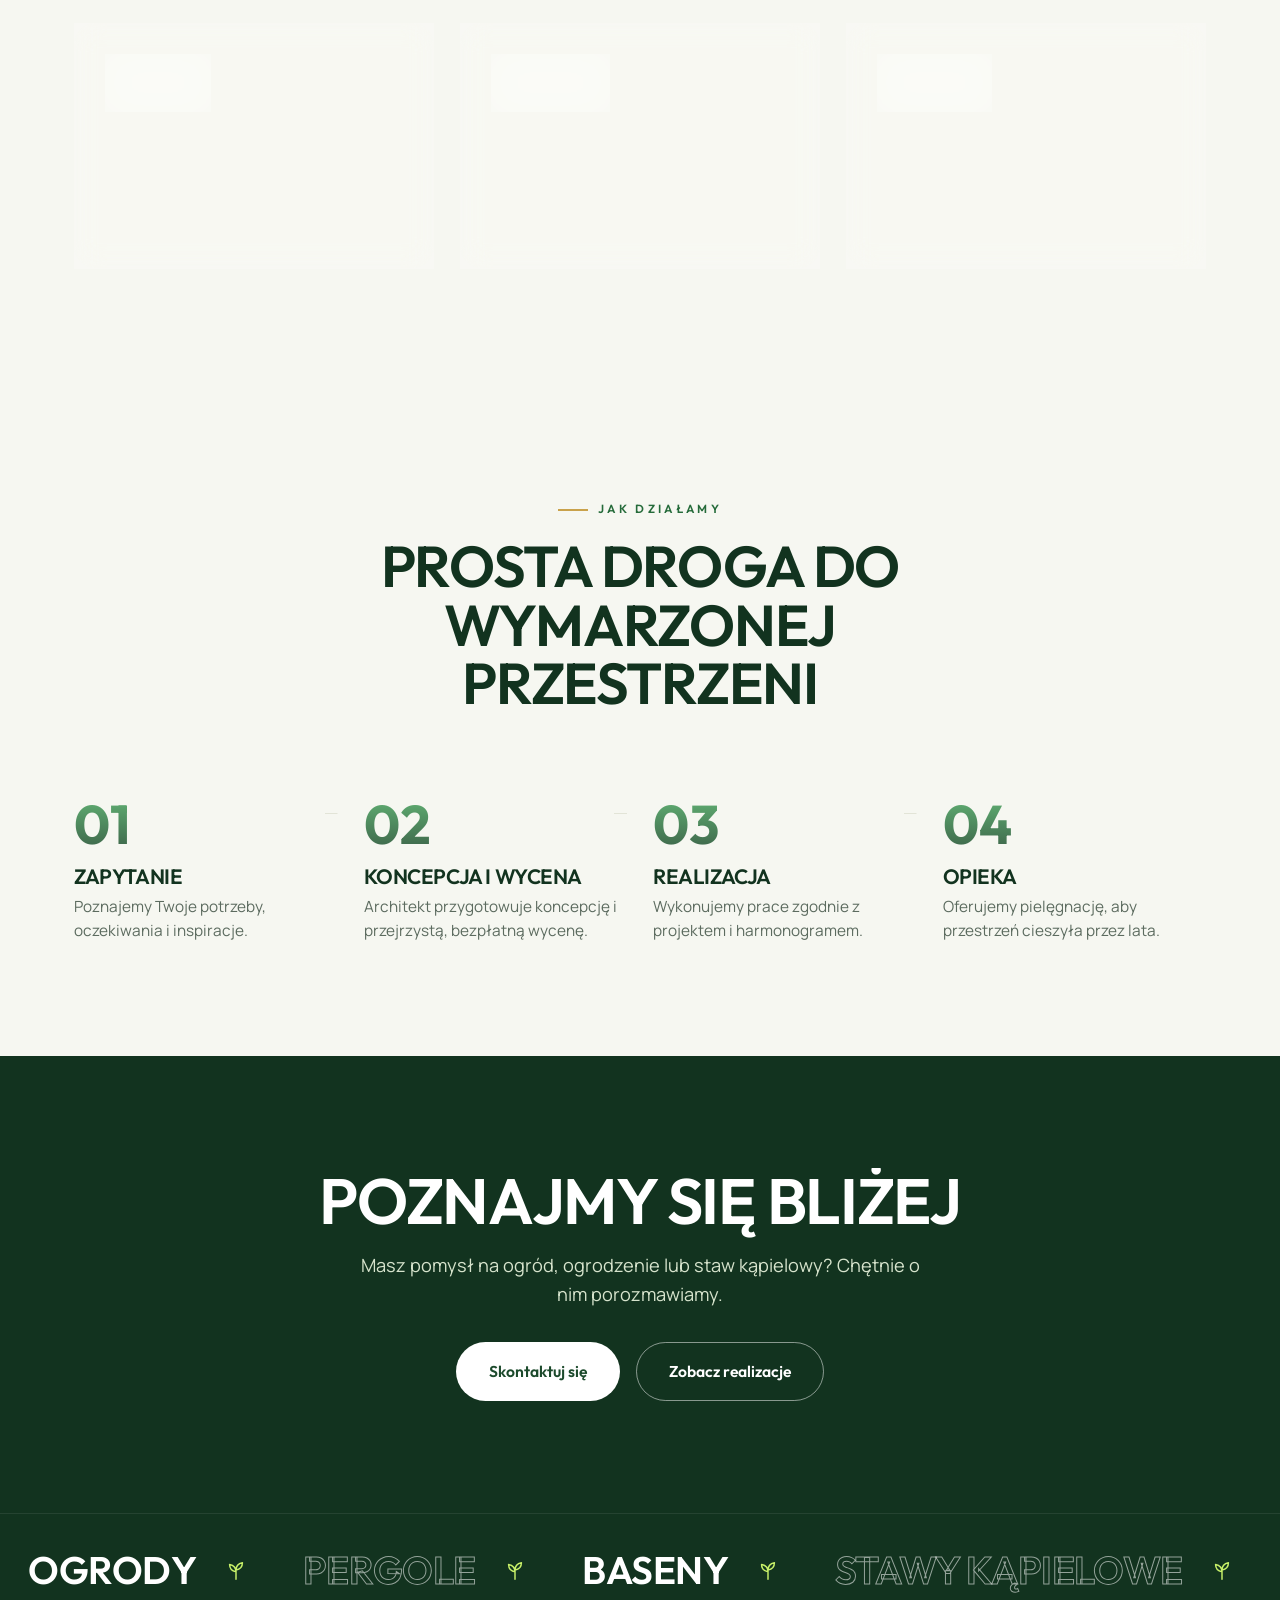
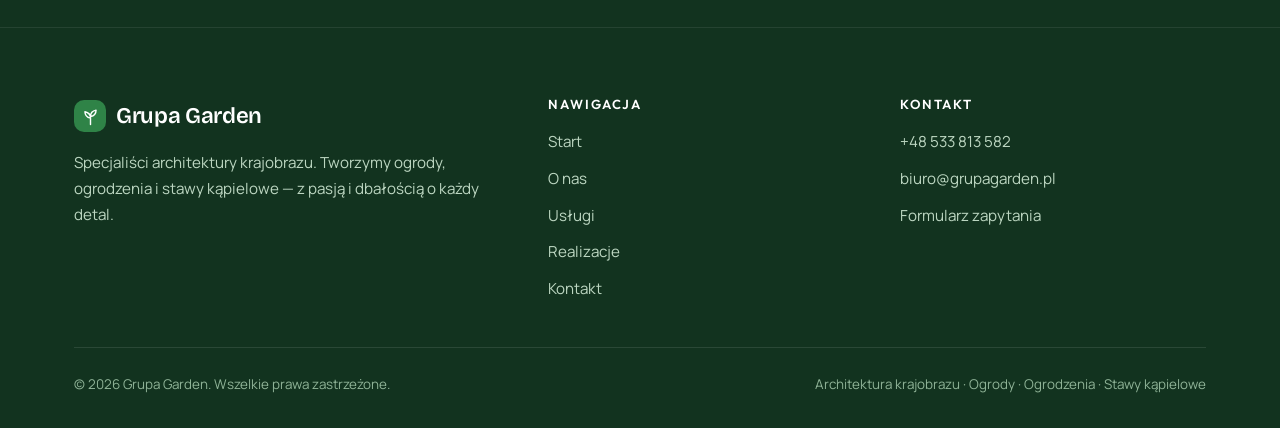
<file: src/o-nas.html>
<!DOCTYPE html>
<html lang="pl">
<head>
<meta charset="UTF-8">
<meta name="viewport" content="width=device-width, initial-scale=1.0">
<script>try{if(localStorage.getItem('gg-theme')==='dark')document.documentElement.setAttribute('data-theme','dark')}catch(e){}</script>
<title>O nas — Grupa Garden | Specjaliści architektury krajobrazu</title>
<meta name="description" content="Poznaj Grupę Garden — zespół specjalistów architektury krajobrazu działający pod okiem architektów i koordynatora projektu. Tworzymy z pasją i zaangażowaniem.">
<meta name="theme-color" content="#ffffff">
<link rel="canonical" href="https://grupagarden.pl/o-nas.html">
<link rel="preconnect" href="https://fonts.googleapis.com">
<link rel="preconnect" href="https://fonts.gstatic.com" crossorigin>
<link href="https://fonts.googleapis.com/css2?family=Fraunces:opsz,wght@9..144,400;9..144,500;9..144,600&family=Inter:wght@400;500;600;700&display=swap" rel="stylesheet">
<link rel="stylesheet" href="assets/style.css">
</head>
<body>
<div class="wipe"><span class="wipe-mark"><svg viewBox="0 0 24 24" fill="none" stroke="currentColor" stroke-width="1.4" stroke-linecap="round" stroke-linejoin="round"><path d="M12 22V12M12 12c0-4 2-7 7-8 0 4-2 7-7 8zM12 14C12 10 10 7 5 6c0 4 2 7 7 8z"/></svg></span></div>

<header id="hdr">
  <div class="wrap nav">
    <a href="index.html" class="brand"><span class="mark" aria-hidden="true"><svg viewBox="0 0 24 24" fill="none" stroke="currentColor" stroke-width="1.8" stroke-linecap="round" stroke-linejoin="round"><path d="M12 22V12M12 12c0-4 2-7 7-8 0 4-2 7-7 8zM12 14C12 10 10 7 5 6c0 4 2 7 7 8z"/></svg></span> Grupa Garden</a>
    <nav class="navlinks" id="menu">
      <a href="index.html">Start</a>
      <a href="o-nas.html" class="active">O nas</a>
      <a href="uslugi.html">Usługi</a>
      <a href="realizacje.html">Realizacje</a>
      <a href="kontakt.html">Kontakt</a>
    </nav>
    <div class="nav-cta">
      <a href="tel:+48533813582" class="phone-link"><svg width="18" height="18" viewBox="0 0 24 24" fill="none" stroke="currentColor" stroke-width="1.8"><path d="M22 16.92v3a2 2 0 0 1-2.18 2 19.79 19.79 0 0 1-8.63-3.07 19.5 19.5 0 0 1-6-6 19.79 19.79 0 0 1-3.07-8.67A2 2 0 0 1 4.11 2h3a2 2 0 0 1 2 1.72c.13.96.36 1.9.7 2.81a2 2 0 0 1-.45 2.11L8.09 9.91a16 16 0 0 0 6 6l1.27-1.27a2 2 0 0 1 2.11-.45c.9.34 1.85.57 2.81.7A2 2 0 0 1 22 16.92z"/></svg>533 813 582</a>
      <a href="kontakt.html" class="btn btn-primary">Zapytaj o wycenę</a>
      <button class="theme-btn" id="theme" aria-label="Przełącz motyw" title="Zmień motyw"><svg class="sun" width="20" height="20" viewBox="0 0 24 24" fill="none" stroke="currentColor" stroke-width="1.8"><circle cx="12" cy="12" r="4.5"/><path d="M12 2v2M12 20v2M2 12h2M20 12h2M4.9 4.9l1.4 1.4M17.7 17.7l1.4 1.4M19.1 4.9l-1.4 1.4M6.3 17.7l-1.4 1.4"/></svg><svg class="moon" width="20" height="20" viewBox="0 0 24 24" fill="none" stroke="currentColor" stroke-width="1.8"><path d="M21 12.8A9 9 0 1 1 11.2 3 7 7 0 0 0 21 12.8z"/></svg></button>
      <button class="burger" id="burger" aria-label="Menu"><span></span><span></span><span></span></button>
    </div>
  </div>
</header>

<main>
<section class="page-hero">
  <div class="wrap">
    <span class="eyebrow">O nas</span>
    <h1>Pełni pomysłów specjaliści</h1>
    <p>Tworzymy z pasją i zaangażowaniem — przestrzenie, które mają swoją duszę.</p>
    <div class="crumbs"><a href="index.html">Start</a> / O nas</div>
  </div>
</section>

<section class="about">
  <div class="wrap split">
    <div class="media reveal">
      <img src="img/projekty/willa-z-kolumnada/01.jpg" alt="Willa z kolumnadą — realizacja Grupy Garden">
      <div class="media-badge"><div class="n">Tworzymy z pasją</div><div class="t">i zaangażowaniem</div></div>
    </div>
    <div class="prose reveal">
      <span class="eyebrow">Kim jesteśmy</span>
      <h2>Zespół architektury krajobrazu</h2>
      <p>Grupa Garden to zespół specjalistów w każdej dziedzinie architektury krajobrazu, działający pod okiem najlepszych architektów i koordynatora projektu. Dzięki temu każda realizacja jest spójna, przemyślana i dopracowana w najmniejszych detalach.</p>
      <p>Wierzymy, że każdy ogród ma swoją duszę. Nasze projekty są pełne życia, kolorów i harmonii — tworzą przestrzenie, w których naprawdę chce się przebywać. Zadbaj o swoje otoczenie razem z nami.</p>
      <ul class="ticks">
        <li><svg viewBox="0 0 24 24" fill="none" stroke="currentColor" stroke-width="2"><path d="M20 6 9 17l-5-5"/></svg> Doświadczeni specjaliści i architekci krajobrazu</li>
        <li><svg viewBox="0 0 24 24" fill="none" stroke="currentColor" stroke-width="2"><path d="M20 6 9 17l-5-5"/></svg> Koordynacja projektu na każdym etapie</li>
        <li><svg viewBox="0 0 24 24" fill="none" stroke="currentColor" stroke-width="2"><path d="M20 6 9 17l-5-5"/></svg> Kompleksowa realizacja — od koncepcji po wykonanie</li>
      </ul>
    </div>
  </div>
</section>

<!-- VALUES -->
<section class="services">
  <div class="wrap">
    <div class="sec-head center reveal"><span class="eyebrow">Nasze wartości</span><h2>Jak pracujemy</h2><p>Trzy zasady, które przyświecają każdej naszej realizacji.</p></div>
    <div class="grid g3">
      <article class="card reveal"><div class="body"><div class="chip" style="width:fit-content;margin-bottom:16px"><svg viewBox="0 0 24 24" fill="none" stroke="currentColor" stroke-width="1.7"><path d="M12 2s5 5 5 10a5 5 0 0 1-10 0c0-5 5-10 5-10z"/></svg>Pasja</div><h3>Z pasją i sercem</h3><p>Każdy projekt traktujemy indywidualnie, wkładając w niego zaangażowanie i dbałość o detale.</p></div></article>
      <article class="card reveal"><div class="body"><div class="chip" style="width:fit-content;margin-bottom:16px"><svg viewBox="0 0 24 24" fill="none" stroke="currentColor" stroke-width="1.7"><path d="M12 20h9M16.5 3.5a2.12 2.12 0 0 1 3 3L7 19l-4 1 1-4Z"/></svg>Pomysł</div><h3>Pełni pomysłów</h3><p>Łączymy wiedzę architektów z kreatywnością, by tworzyć przestrzenie unikalne i funkcjonalne.</p></div></article>
      <article class="card reveal"><div class="body"><div class="chip" style="width:fit-content;margin-bottom:16px"><svg viewBox="0 0 24 24" fill="none" stroke="currentColor" stroke-width="1.7"><path d="M20 6 9 17l-5-5"/></svg>Jakość</div><h3>Dbałość o jakość</h3><p>Od doboru materiałów po wykonanie — pilnujemy najwyższego standardu na każdym etapie.</p></div></article>
    </div>
  </div>
</section>

<!-- PROCESS -->
<section class="process">
  <div class="wrap">
    <div class="sec-head center reveal"><span class="eyebrow">Jak działamy</span><h2>Prosta droga do wymarzonej przestrzeni</h2></div>
    <div class="grid g4">
      <div class="step reveal"><div class="no">01</div><h3>Zapytanie</h3><p>Poznajemy Twoje potrzeby, oczekiwania i inspiracje.</p></div>
      <div class="step reveal"><div class="no">02</div><h3>Koncepcja i wycena</h3><p>Architekt przygotowuje koncepcję i przejrzystą, bezpłatną wycenę.</p></div>
      <div class="step reveal"><div class="no">03</div><h3>Realizacja</h3><p>Wykonujemy prace zgodnie z projektem i harmonogramem.</p></div>
      <div class="step reveal"><div class="no">04</div><h3>Opieka</h3><p>Oferujemy pielęgnację, aby przestrzeń cieszyła przez lata.</p></div>
    </div>
  </div>
</section>

<section class="cta">
  <div class="wrap reveal"><h2>Poznajmy się bliżej</h2><p>Masz pomysł na ogród, ogrodzenie lub staw kąpielowy? Chętnie o nim porozmawiamy.</p><div class="btns"><a href="kontakt.html" class="btn btn-light">Skontaktuj się</a><a href="realizacje.html" class="btn btn-outline-light">Zobacz realizacje</a></div></div>
</section>
</main>

<footer>
  <div class="wrap">
    <div class="fgrid">
      <div><div class="brand" style="font-size:1.4rem"><span class="mark" aria-hidden="true"><svg viewBox="0 0 24 24" fill="none" stroke="currentColor" stroke-width="1.8" stroke-linecap="round" stroke-linejoin="round"><path d="M12 22V12M12 12c0-4 2-7 7-8 0 4-2 7-7 8zM12 14C12 10 10 7 5 6c0 4 2 7 7 8z"/></svg></span> Grupa Garden</div><p>Specjaliści architektury krajobrazu. Tworzymy ogrody, ogrodzenia i stawy kąpielowe — z pasją i dbałością o każdy detal.</p></div>
      <div><h4>Nawigacja</h4><ul><li><a href="index.html">Start</a></li><li><a href="o-nas.html">O nas</a></li><li><a href="uslugi.html">Usługi</a></li><li><a href="realizacje.html">Realizacje</a></li><li><a href="kontakt.html">Kontakt</a></li></ul></div>
      <div><h4>Kontakt</h4><ul><li><a href="tel:+48533813582">+48 533 813 582</a></li><li><a href="mailto:biuro@grupagarden.pl">biuro@grupagarden.pl</a></li><li><a href="kontakt.html">Formularz zapytania</a></li></ul></div>
    </div>
    <div class="fbar"><span>© <span id="year"></span> Grupa Garden. Wszelkie prawa zastrzeżone.</span><span>Architektura krajobrazu · Ogrody · Ogrodzenia · Stawy kąpielowe</span></div>
  </div>
</footer>
<a href="tel:+48533813582" class="fab" aria-label="Zadzwoń"><svg viewBox="0 0 24 24" fill="none" stroke="currentColor" stroke-width="1.9"><path d="M22 16.92v3a2 2 0 0 1-2.18 2 19.79 19.79 0 0 1-8.63-3.07 19.5 19.5 0 0 1-6-6 19.79 19.79 0 0 1-3.07-8.67A2 2 0 0 1 4.11 2h3a2 2 0 0 1 2 1.72c.13.96.36 1.9.7 2.81a2 2 0 0 1-.45 2.11L8.09 9.91a16 16 0 0 0 6 6l1.27-1.27a2 2 0 0 1 2.11-.45c.9.34 1.85.57 2.81.7A2 2 0 0 1 22 16.92z"/></svg></a>
<script src="assets/main.js"></script>
</body>
</html>
</file>
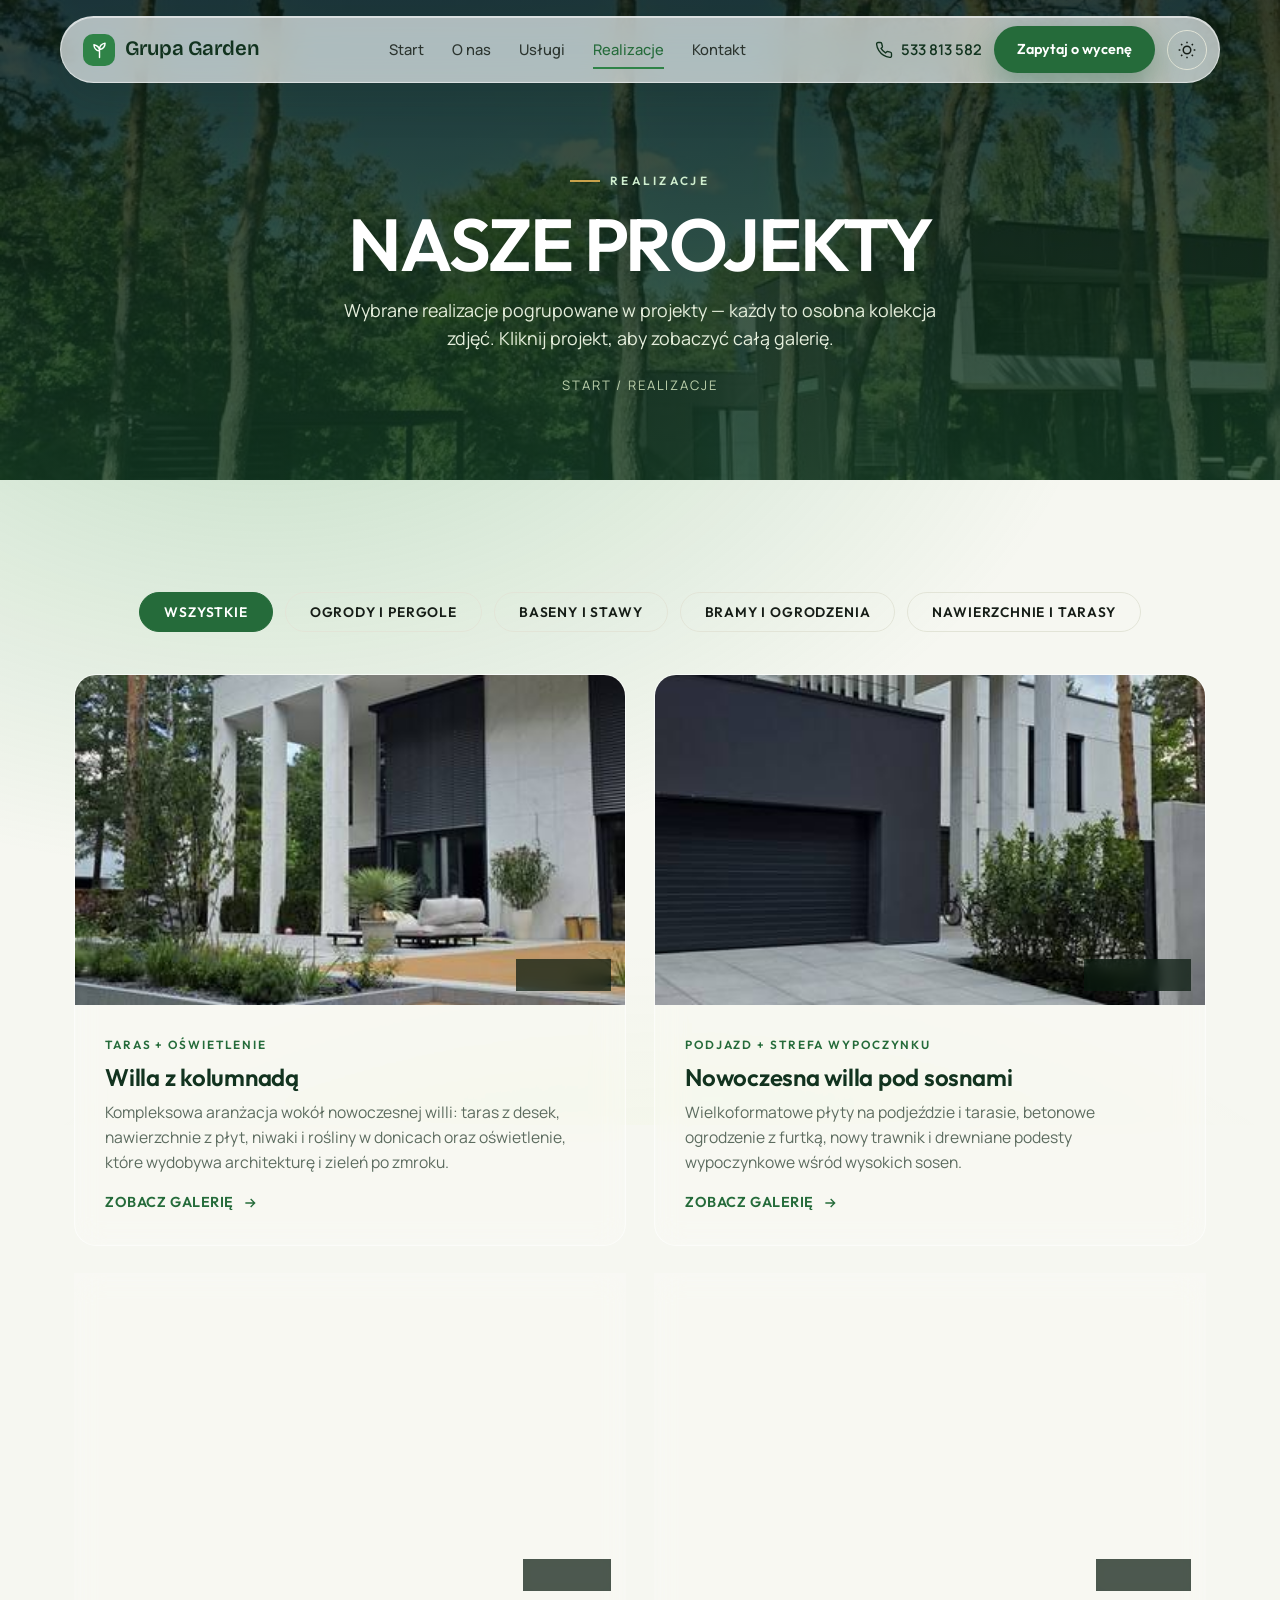
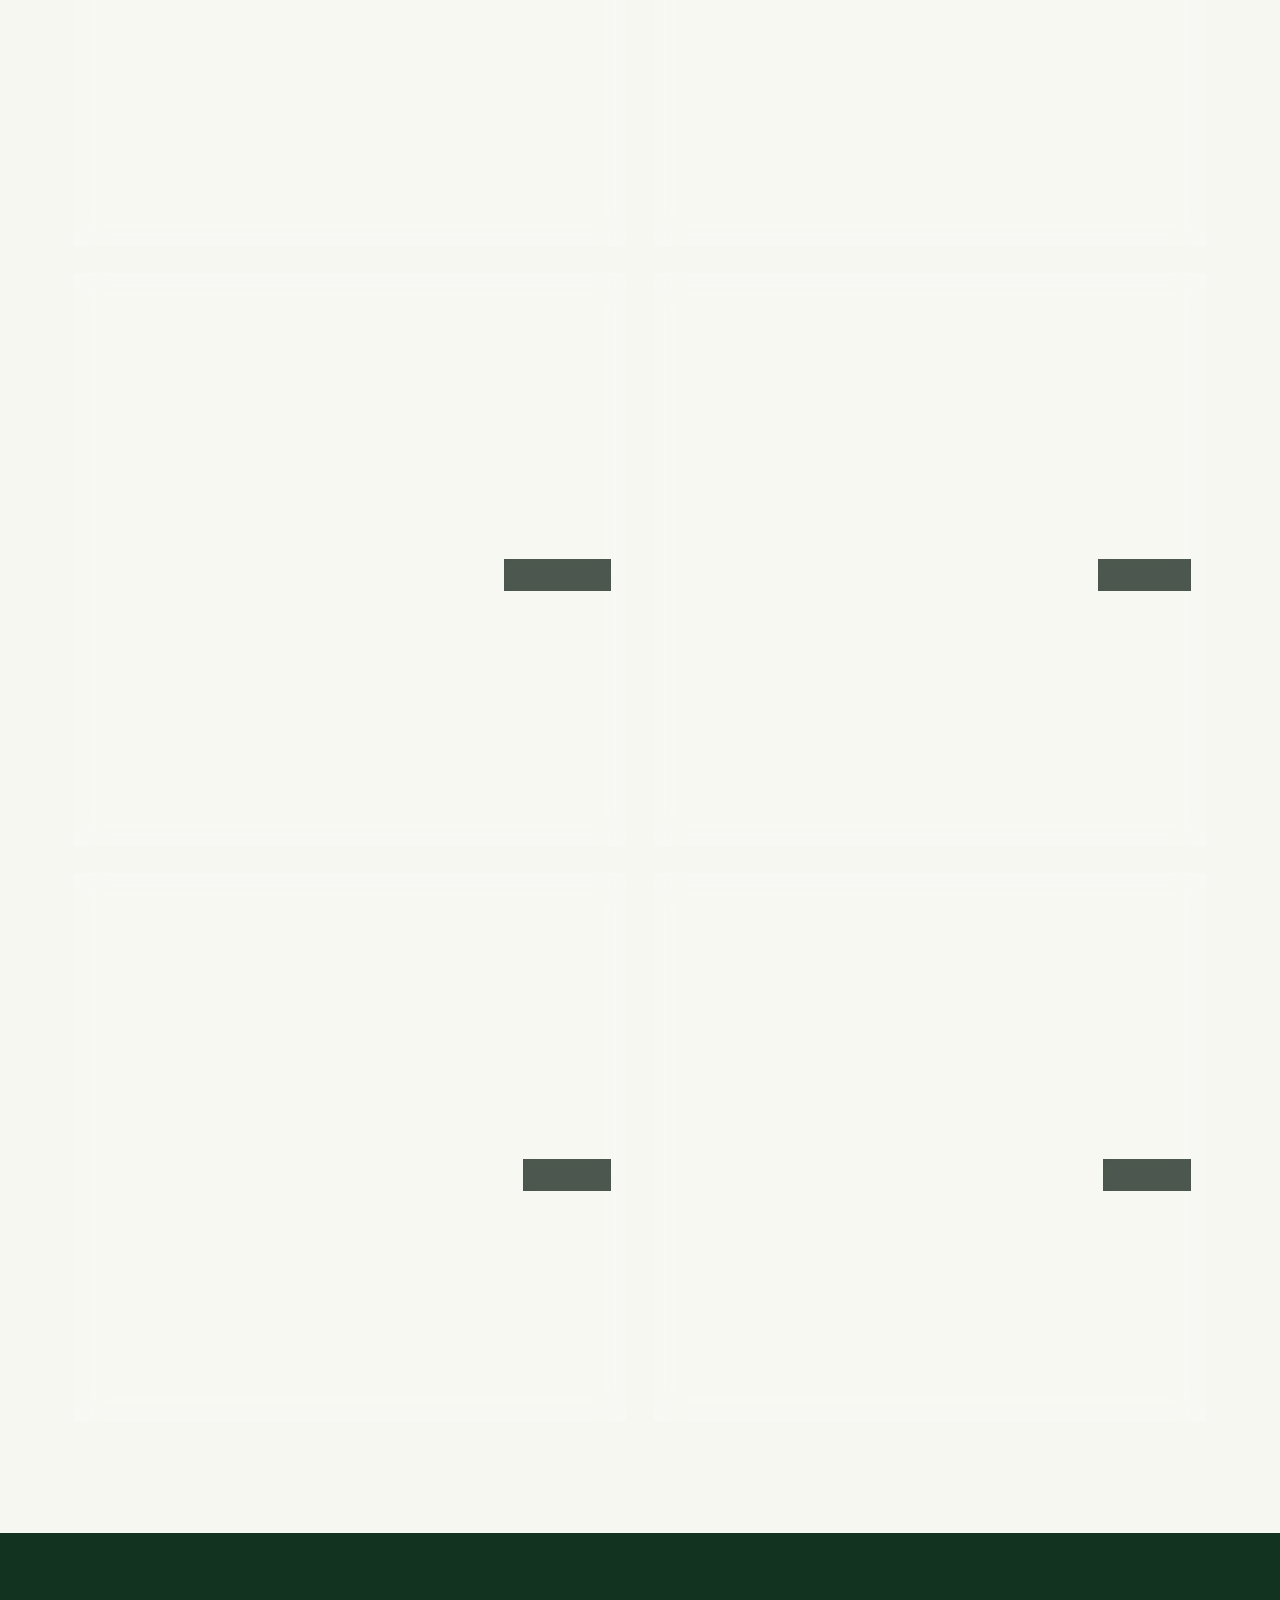
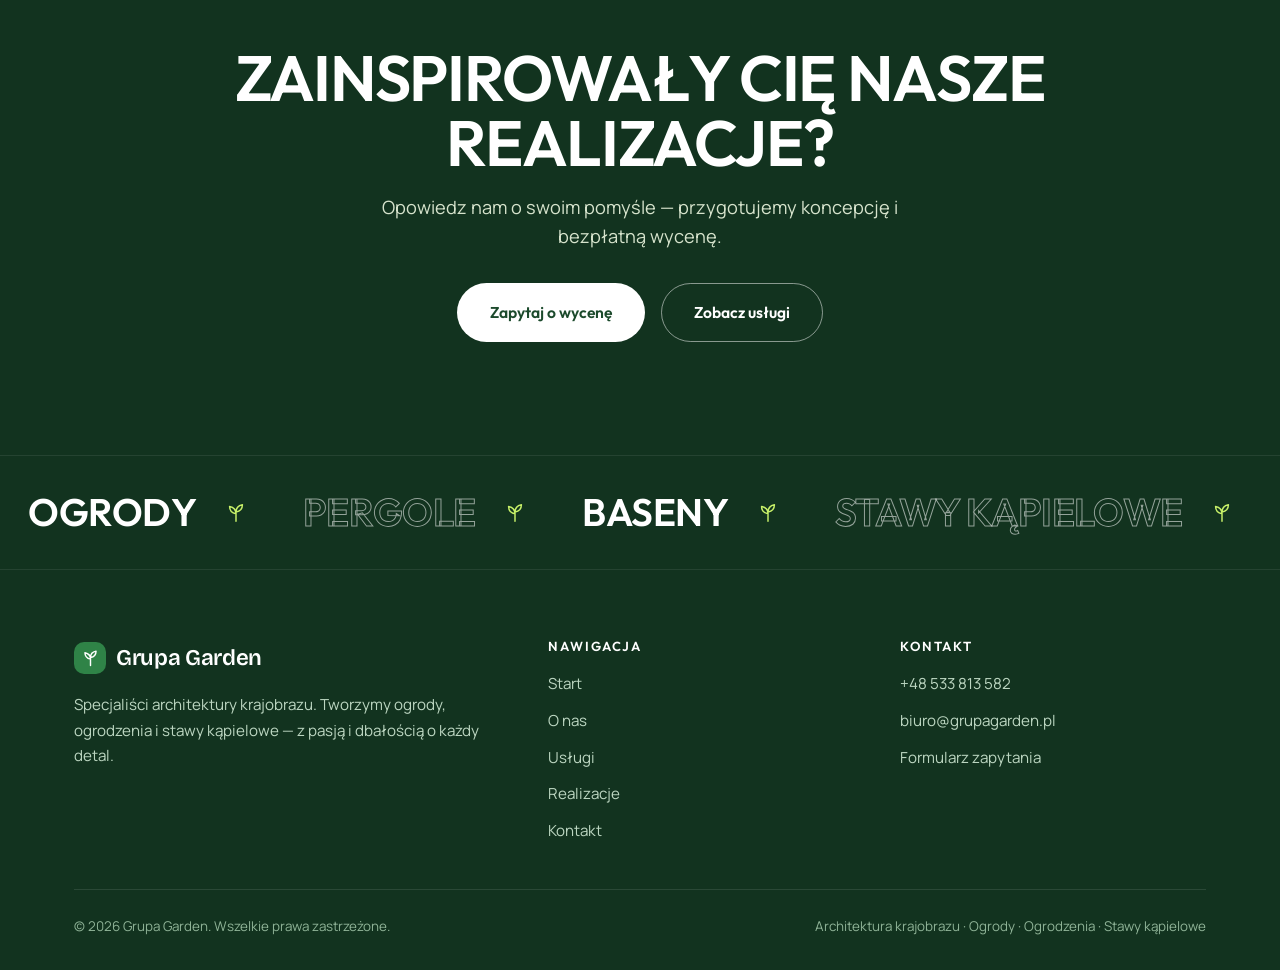
<file: src/realizacje.html>
<!DOCTYPE html>
<html lang="pl">
<head>
<meta charset="UTF-8">
<meta name="viewport" content="width=device-width, initial-scale=1.0">
<script>try{if(localStorage.getItem('gg-theme')==='dark')document.documentElement.setAttribute('data-theme','dark')}catch(e){}</script>
<title>Realizacje — Grupa Garden | Ogrody, ogrodzenia, stawy</title>
<meta name="description" content="Zobacz realizacje Grupy Garden — ogrody, ogrodzenia i stawy kąpielowe. Przykłady projektów architektury krajobrazu.">
<meta name="theme-color" content="#ffffff">
<link rel="canonical" href="https://grupagarden.pl/realizacje.html">
<link rel="preconnect" href="https://fonts.googleapis.com">
<link rel="preconnect" href="https://fonts.gstatic.com" crossorigin>
<link href="https://fonts.googleapis.com/css2?family=Fraunces:opsz,wght@9..144,400;9..144,500;9..144,600&family=Inter:wght@400;500;600;700&display=swap" rel="stylesheet">
<link rel="stylesheet" href="assets/style.css">
</head>
<body>
<div class="wipe"><span class="wipe-mark"><svg viewBox="0 0 24 24" fill="none" stroke="currentColor" stroke-width="1.4" stroke-linecap="round" stroke-linejoin="round"><path d="M12 22V12M12 12c0-4 2-7 7-8 0 4-2 7-7 8zM12 14C12 10 10 7 5 6c0 4 2 7 7 8z"/></svg></span></div>

<header id="hdr">
  <div class="wrap nav">
    <a href="index.html" class="brand"><span class="mark" aria-hidden="true"><svg viewBox="0 0 24 24" fill="none" stroke="currentColor" stroke-width="1.8" stroke-linecap="round" stroke-linejoin="round"><path d="M12 22V12M12 12c0-4 2-7 7-8 0 4-2 7-7 8zM12 14C12 10 10 7 5 6c0 4 2 7 7 8z"/></svg></span> Grupa Garden</a>
    <nav class="navlinks" id="menu">
      <a href="index.html">Start</a>
      <a href="o-nas.html">O nas</a>
      <a href="uslugi.html">Usługi</a>
      <a href="realizacje.html" class="active">Realizacje</a>
      <a href="kontakt.html">Kontakt</a>
    </nav>
    <div class="nav-cta">
      <a href="tel:+48533813582" class="phone-link"><svg width="18" height="18" viewBox="0 0 24 24" fill="none" stroke="currentColor" stroke-width="1.8"><path d="M22 16.92v3a2 2 0 0 1-2.18 2 19.79 19.79 0 0 1-8.63-3.07 19.5 19.5 0 0 1-6-6 19.79 19.79 0 0 1-3.07-8.67A2 2 0 0 1 4.11 2h3a2 2 0 0 1 2 1.72c.13.96.36 1.9.7 2.81a2 2 0 0 1-.45 2.11L8.09 9.91a16 16 0 0 0 6 6l1.27-1.27a2 2 0 0 1 2.11-.45c.9.34 1.85.57 2.81.7A2 2 0 0 1 22 16.92z"/></svg>533 813 582</a>
      <a href="kontakt.html" class="btn btn-primary">Zapytaj o wycenę</a>
      <button class="theme-btn" id="theme" aria-label="Przełącz motyw" title="Zmień motyw"><svg class="sun" width="20" height="20" viewBox="0 0 24 24" fill="none" stroke="currentColor" stroke-width="1.8"><circle cx="12" cy="12" r="4.5"/><path d="M12 2v2M12 20v2M2 12h2M20 12h2M4.9 4.9l1.4 1.4M17.7 17.7l1.4 1.4M19.1 4.9l-1.4 1.4M6.3 17.7l-1.4 1.4"/></svg><svg class="moon" width="20" height="20" viewBox="0 0 24 24" fill="none" stroke="currentColor" stroke-width="1.8"><path d="M21 12.8A9 9 0 1 1 11.2 3 7 7 0 0 0 21 12.8z"/></svg></button>
      <button class="burger" id="burger" aria-label="Menu"><span></span><span></span><span></span></button>
    </div>
  </div>
</header>

<main>
<section class="page-hero">
  <div class="wrap">
    <span class="eyebrow">Realizacje</span>
    <h1>Nasze projekty</h1>
    <p>Wybrane realizacje pogrupowane w projekty — każdy to osobna kolekcja zdjęć. Kliknij projekt, aby zobaczyć całą galerię.</p>
    <div class="crumbs"><a href="index.html">Start</a> / Realizacje</div>
  </div>
</section>

<section class="services projects-sec">
  <div class="wrap">
    <div class="filters reveal">
      <button class="active" data-filter="all">Wszystkie</button>
      <button data-filter="ogrody">Ogrody i pergole</button>
      <button data-filter="woda">Baseny i stawy</button>
      <button data-filter="ogrodzenia">Bramy i ogrodzenia</button>
      <button data-filter="tarasy">Nawierzchnie i tarasy</button>
    </div>
    <div class="projects reveal">

      <article class="project" data-cat="tarasy" data-title="Willa z kolumnadą" data-photos="img/projekty/willa-z-kolumnada/01.jpg|img/projekty/willa-z-kolumnada/02.jpg|img/projekty/willa-z-kolumnada/03.jpg|img/projekty/willa-z-kolumnada/04.jpg|img/projekty/willa-z-kolumnada/05.jpg|img/projekty/willa-z-kolumnada/06.jpg|img/projekty/willa-z-kolumnada/07.jpg|img/projekty/willa-z-kolumnada/08.jpg|img/projekty/willa-z-kolumnada/09.jpg|img/projekty/willa-z-kolumnada/10.jpg|img/projekty/willa-z-kolumnada/11.jpg|img/projekty/willa-z-kolumnada/12.jpg|img/projekty/willa-z-kolumnada/13.jpg|img/projekty/willa-z-kolumnada/14.jpg|img/projekty/willa-z-kolumnada/15.jpg|img/projekty/willa-z-kolumnada/16.jpg|img/projekty/willa-z-kolumnada/17.jpg|img/projekty/willa-z-kolumnada/18.jpg|img/projekty/willa-z-kolumnada/19.jpg|img/projekty/willa-z-kolumnada/20.jpg|img/projekty/willa-z-kolumnada/21.jpg|img/projekty/willa-z-kolumnada/22.jpg|img/projekty/willa-z-kolumnada/23.jpg|img/projekty/willa-z-kolumnada/24.jpg|img/projekty/willa-z-kolumnada/25.jpg|img/projekty/willa-z-kolumnada/26.jpg|img/projekty/willa-z-kolumnada/27.jpg|img/projekty/willa-z-kolumnada/28.jpg|img/projekty/willa-z-kolumnada/29.jpg|img/projekty/willa-z-kolumnada/30.jpg|img/projekty/willa-z-kolumnada/31.jpg|img/projekty/willa-z-kolumnada/32.jpg|img/projekty/willa-z-kolumnada/33.jpg|img/projekty/willa-z-kolumnada/34.jpg|img/projekty/willa-z-kolumnada/35.jpg|img/projekty/willa-z-kolumnada/36.jpg|img/projekty/willa-z-kolumnada/37.jpg|img/projekty/willa-z-kolumnada/38.jpg|img/projekty/willa-z-kolumnada/39.jpg">
        <button class="project-cover" type="button" aria-label="Otwórz galerię projektu: Willa z kolumnadą">
          <img src="img/projekty/willa-z-kolumnada/t/01.jpg" alt="Willa z kolumnadą" loading="lazy">
          <span class="project-count"><svg viewBox="0 0 24 24" fill="none" stroke="currentColor" stroke-width="1.8"><rect x="3" y="7" width="18" height="13" rx="2"/><circle cx="12" cy="13.5" r="3.2"/><path d="M8 7l1.5-2h5L16 7"/></svg>39 zdjęć</span>
        </button>
        <div class="project-info">
          <span class="project-cat">Taras + oświetlenie</span>
          <h3>Willa z kolumnadą</h3>
          <p>Kompleksowa aranżacja wokół nowoczesnej willi: taras z desek, nawierzchnie z płyt, niwaki i rośliny w donicach oraz oświetlenie, które wydobywa architekturę i zieleń po zmroku.</p>
          <span class="project-open">Zobacz galerię <svg viewBox="0 0 24 24" fill="none" stroke="currentColor" stroke-width="2"><path d="M5 12h14M13 6l6 6-6 6"/></svg></span>
        </div>
      </article>

      <article class="project" data-cat="tarasy" data-title="Nowoczesna willa pod sosnami" data-photos="img/projekty/willa-pod-sosnami/01.jpg|img/projekty/willa-pod-sosnami/02.jpg|img/projekty/willa-pod-sosnami/03.jpg|img/projekty/willa-pod-sosnami/04.jpg|img/projekty/willa-pod-sosnami/05.jpg|img/projekty/willa-pod-sosnami/06.jpg|img/projekty/willa-pod-sosnami/07.jpg|img/projekty/willa-pod-sosnami/08.jpg|img/projekty/willa-pod-sosnami/09.jpg|img/projekty/willa-pod-sosnami/10.jpg|img/projekty/willa-pod-sosnami/11.jpg|img/projekty/willa-pod-sosnami/12.jpg|img/projekty/willa-pod-sosnami/13.jpg|img/projekty/willa-pod-sosnami/14.jpg|img/projekty/willa-pod-sosnami/15.jpg|img/projekty/willa-pod-sosnami/16.jpg|img/projekty/willa-pod-sosnami/17.jpg|img/projekty/willa-pod-sosnami/18.jpg|img/projekty/willa-pod-sosnami/19.jpg|img/projekty/willa-pod-sosnami/20.jpg|img/projekty/willa-pod-sosnami/21.jpg|img/projekty/willa-pod-sosnami/22.jpg|img/projekty/willa-pod-sosnami/23.jpg|img/projekty/willa-pod-sosnami/24.jpg|img/projekty/willa-pod-sosnami/25.jpg|img/projekty/willa-pod-sosnami/26.jpg|img/projekty/willa-pod-sosnami/27.jpg|img/projekty/willa-pod-sosnami/28.jpg|img/projekty/willa-pod-sosnami/29.jpg|img/projekty/willa-pod-sosnami/30.jpg|img/projekty/willa-pod-sosnami/31.jpg|img/projekty/willa-pod-sosnami/32.jpg|img/projekty/willa-pod-sosnami/33.jpg|img/projekty/willa-pod-sosnami/34.jpg|img/projekty/willa-pod-sosnami/35.jpg|img/projekty/willa-pod-sosnami/36.jpg|img/projekty/willa-pod-sosnami/37.jpg|img/projekty/willa-pod-sosnami/38.jpg|img/projekty/willa-pod-sosnami/39.jpg|img/projekty/willa-pod-sosnami/40.jpg|img/projekty/willa-pod-sosnami/41.jpg|img/projekty/willa-pod-sosnami/42.jpg|img/projekty/willa-pod-sosnami/43.jpg">
        <button class="project-cover" type="button" aria-label="Otwórz galerię projektu: Nowoczesna willa pod sosnami">
          <img src="img/projekty/willa-pod-sosnami/t/01.jpg" alt="Nowoczesna willa pod sosnami" loading="lazy">
          <span class="project-count"><svg viewBox="0 0 24 24" fill="none" stroke="currentColor" stroke-width="1.8"><rect x="3" y="7" width="18" height="13" rx="2"/><circle cx="12" cy="13.5" r="3.2"/><path d="M8 7l1.5-2h5L16 7"/></svg>43 zdjęcia</span>
        </button>
        <div class="project-info">
          <span class="project-cat">Podjazd + strefa wypoczynku</span>
          <h3>Nowoczesna willa pod sosnami</h3>
          <p>Wielkoformatowe płyty na podjeździe i tarasie, betonowe ogrodzenie z furtką, nowy trawnik i drewniane podesty wypoczynkowe wśród wysokich sosen.</p>
          <span class="project-open">Zobacz galerię <svg viewBox="0 0 24 24" fill="none" stroke="currentColor" stroke-width="2"><path d="M5 12h14M13 6l6 6-6 6"/></svg></span>
        </div>
      </article>

      <article class="project" data-cat="woda" data-title="Ogród z basenem" data-photos="img/projekty/ogrod-z-basenem/01.jpg|img/projekty/ogrod-z-basenem/02.jpg|img/projekty/ogrod-z-basenem/03.jpg|img/projekty/ogrod-z-basenem/04.jpg|img/projekty/ogrod-z-basenem/05.jpg|img/projekty/ogrod-z-basenem/06.jpg|img/projekty/ogrod-z-basenem/07.jpg|img/projekty/ogrod-z-basenem/08.jpg|img/projekty/ogrod-z-basenem/09.jpg">
        <button class="project-cover" type="button" aria-label="Otwórz galerię projektu: Ogród z basenem">
          <img src="img/projekty/ogrod-z-basenem/t/01.jpg" alt="Ogród z basenem" loading="lazy">
          <span class="project-count"><svg viewBox="0 0 24 24" fill="none" stroke="currentColor" stroke-width="1.8"><rect x="3" y="7" width="18" height="13" rx="2"/><circle cx="12" cy="13.5" r="3.2"/><path d="M8 7l1.5-2h5L16 7"/></svg>9 zdjęć</span>
        </button>
        <div class="project-info">
          <span class="project-cat">Basen + taras</span>
          <h3>Ogród z basenem</h3>
          <p>Basen z drewnianym tarasem, trawniki, ścieżki z płyt i nasadzenia, a od strony lasu nowe ogrodzenie panelowe.</p>
          <span class="project-open">Zobacz galerię <svg viewBox="0 0 24 24" fill="none" stroke="currentColor" stroke-width="2"><path d="M5 12h14M13 6l6 6-6 6"/></svg></span>
        </div>
      </article>

      <article class="project" data-cat="ogrody" data-title="Dom z pergolą w brzozowym lesie" data-photos="img/projekty/dom-z-pergola/01.jpg|img/projekty/dom-z-pergola/02.jpg|img/projekty/dom-z-pergola/03.jpg|img/projekty/dom-z-pergola/04.jpg|img/projekty/dom-z-pergola/05.jpg|img/projekty/dom-z-pergola/06.jpg|img/projekty/dom-z-pergola/07.jpg|img/projekty/dom-z-pergola/08.jpg|img/projekty/dom-z-pergola/09.jpg|img/projekty/dom-z-pergola/10.jpg|img/projekty/dom-z-pergola/11.jpg|img/projekty/dom-z-pergola/12.jpg|img/projekty/dom-z-pergola/13.jpg|img/projekty/dom-z-pergola/14.jpg|img/projekty/dom-z-pergola/15.jpg|img/projekty/dom-z-pergola/16.jpg|img/projekty/dom-z-pergola/17.jpg|img/projekty/dom-z-pergola/18.jpg|img/projekty/dom-z-pergola/19.jpg|img/projekty/dom-z-pergola/20.jpg|img/projekty/dom-z-pergola/21.jpg|img/projekty/dom-z-pergola/22.jpg|img/projekty/dom-z-pergola/23.jpg|img/projekty/dom-z-pergola/24.jpg|img/projekty/dom-z-pergola/25.jpg|img/projekty/dom-z-pergola/26.jpg|img/projekty/dom-z-pergola/27.jpg|img/projekty/dom-z-pergola/28.jpg|img/projekty/dom-z-pergola/29.jpg|img/projekty/dom-z-pergola/30.jpg|img/projekty/dom-z-pergola/31.jpg|img/projekty/dom-z-pergola/32.jpg|img/projekty/dom-z-pergola/33.jpg|img/projekty/dom-z-pergola/34.jpg|img/projekty/dom-z-pergola/35.jpg|img/projekty/dom-z-pergola/36.jpg|img/projekty/dom-z-pergola/37.jpg|img/projekty/dom-z-pergola/38.jpg">
        <button class="project-cover" type="button" aria-label="Otwórz galerię projektu: Dom z pergolą w brzozowym lesie">
          <img src="img/projekty/dom-z-pergola/t/01.jpg" alt="Dom z pergolą w brzozowym lesie" loading="lazy">
          <span class="project-count"><svg viewBox="0 0 24 24" fill="none" stroke="currentColor" stroke-width="1.8"><rect x="3" y="7" width="18" height="13" rx="2"/><circle cx="12" cy="13.5" r="3.2"/><path d="M8 7l1.5-2h5L16 7"/></svg>38 zdjęć</span>
        </button>
        <div class="project-info">
          <span class="project-cat">Ogród + pergola</span>
          <h3>Dom z pergolą w brzozowym lesie</h3>
          <p>Pergola nad tarasem, podniesione rabaty, donice z drzewkami, trawnik, domek ogrodowy i ogrodzenie z furtką — ogród pokazany latem i jesienią.</p>
          <span class="project-open">Zobacz galerię <svg viewBox="0 0 24 24" fill="none" stroke="currentColor" stroke-width="2"><path d="M5 12h14M13 6l6 6-6 6"/></svg></span>
        </div>
      </article>

      <article class="project" data-cat="ogrody" data-title="Ogród w sosnowym lesie" data-photos="img/projekty/ogrod-w-sosnowym-lesie/01.jpg|img/projekty/ogrod-w-sosnowym-lesie/02.jpg|img/projekty/ogrod-w-sosnowym-lesie/03.jpg|img/projekty/ogrod-w-sosnowym-lesie/04.jpg|img/projekty/ogrod-w-sosnowym-lesie/05.jpg|img/projekty/ogrod-w-sosnowym-lesie/06.jpg|img/projekty/ogrod-w-sosnowym-lesie/07.jpg|img/projekty/ogrod-w-sosnowym-lesie/08.jpg|img/projekty/ogrod-w-sosnowym-lesie/09.jpg|img/projekty/ogrod-w-sosnowym-lesie/10.jpg|img/projekty/ogrod-w-sosnowym-lesie/11.jpg|img/projekty/ogrod-w-sosnowym-lesie/12.jpg|img/projekty/ogrod-w-sosnowym-lesie/13.jpg|img/projekty/ogrod-w-sosnowym-lesie/14.jpg|img/projekty/ogrod-w-sosnowym-lesie/15.jpg|img/projekty/ogrod-w-sosnowym-lesie/16.jpg|img/projekty/ogrod-w-sosnowym-lesie/17.jpg|img/projekty/ogrod-w-sosnowym-lesie/18.jpg|img/projekty/ogrod-w-sosnowym-lesie/19.jpg|img/projekty/ogrod-w-sosnowym-lesie/20.jpg|img/projekty/ogrod-w-sosnowym-lesie/21.jpg|img/projekty/ogrod-w-sosnowym-lesie/22.jpg|img/projekty/ogrod-w-sosnowym-lesie/23.jpg|img/projekty/ogrod-w-sosnowym-lesie/24.jpg">
        <button class="project-cover" type="button" aria-label="Otwórz galerię projektu: Ogród w sosnowym lesie">
          <img src="img/projekty/ogrod-w-sosnowym-lesie/t/01.jpg" alt="Ogród w sosnowym lesie" loading="lazy">
          <span class="project-count"><svg viewBox="0 0 24 24" fill="none" stroke="currentColor" stroke-width="1.8"><rect x="3" y="7" width="18" height="13" rx="2"/><circle cx="12" cy="13.5" r="3.2"/><path d="M8 7l1.5-2h5L16 7"/></svg>24 zdjęcia</span>
        </button>
        <div class="project-info">
          <span class="project-cat">Ogród + altana</span>
          <h3>Ogród w sosnowym lesie</h3>
          <p>Rozległy trawnik między sosnami, nowoczesna altana z jadalnią, rabaty z trawami ozdobnymi i wrzosami oraz miejsce na hamak w cieniu drzew.</p>
          <span class="project-open">Zobacz galerię <svg viewBox="0 0 24 24" fill="none" stroke="currentColor" stroke-width="2"><path d="M5 12h14M13 6l6 6-6 6"/></svg></span>
        </div>
      </article>

      <article class="project" data-cat="ogrodzenia" data-title="Dom ceglany z ogrodzeniem" data-photos="img/projekty/dom-ceglany/01.jpg|img/projekty/dom-ceglany/02.jpg|img/projekty/dom-ceglany/03.jpg|img/projekty/dom-ceglany/04.jpg|img/projekty/dom-ceglany/05.jpg|img/projekty/dom-ceglany/06.jpg|img/projekty/dom-ceglany/07.jpg|img/projekty/dom-ceglany/08.jpg|img/projekty/dom-ceglany/09.jpg|img/projekty/dom-ceglany/10.jpg|img/projekty/dom-ceglany/11.jpg|img/projekty/dom-ceglany/12.jpg|img/projekty/dom-ceglany/13.jpg|img/projekty/dom-ceglany/14.jpg|img/projekty/dom-ceglany/15.jpg">
        <button class="project-cover" type="button" aria-label="Otwórz galerię projektu: Dom ceglany z ogrodzeniem">
          <img src="img/projekty/dom-ceglany/t/01.jpg" alt="Dom ceglany z ogrodzeniem" loading="lazy">
          <span class="project-count"><svg viewBox="0 0 24 24" fill="none" stroke="currentColor" stroke-width="1.8"><rect x="3" y="7" width="18" height="13" rx="2"/><circle cx="12" cy="13.5" r="3.2"/><path d="M8 7l1.5-2h5L16 7"/></svg>15 zdjęć</span>
        </button>
        <div class="project-info">
          <span class="project-cat">Ogrodzenie + furtka</span>
          <h3>Dom ceglany z ogrodzeniem</h3>
          <p>Metalowe ogrodzenie na betonowym cokole, furtka ze słupkiem skrzynkowym, żwirowe dojścia, żywopłot i taras z desek.</p>
          <span class="project-open">Zobacz galerię <svg viewBox="0 0 24 24" fill="none" stroke="currentColor" stroke-width="2"><path d="M5 12h14M13 6l6 6-6 6"/></svg></span>
        </div>
      </article>

      <article class="project" data-cat="ogrodzenia" data-title="Nowoczesna rezydencja — beton i stal" data-photos="img/projekty/nowoczesna-rezydencja/01.jpg|img/projekty/nowoczesna-rezydencja/02.jpg|img/projekty/nowoczesna-rezydencja/03.jpg|img/projekty/nowoczesna-rezydencja/04.jpg|img/projekty/nowoczesna-rezydencja/05.jpg|img/projekty/nowoczesna-rezydencja/06.jpg|img/projekty/nowoczesna-rezydencja/07.jpg|img/projekty/nowoczesna-rezydencja/08.jpg|img/projekty/nowoczesna-rezydencja/09.jpg">
        <button class="project-cover" type="button" aria-label="Otwórz galerię projektu: Nowoczesna rezydencja — beton i stal">
          <img src="img/projekty/nowoczesna-rezydencja/t/01.jpg" alt="Nowoczesna rezydencja — beton i stal" loading="lazy">
          <span class="project-count"><svg viewBox="0 0 24 24" fill="none" stroke="currentColor" stroke-width="1.8"><rect x="3" y="7" width="18" height="13" rx="2"/><circle cx="12" cy="13.5" r="3.2"/><path d="M8 7l1.5-2h5L16 7"/></svg>9 zdjęć</span>
        </button>
        <div class="project-info">
          <span class="project-cat">Ogrodzenie + nawierzchnie</span>
          <h3>Nowoczesna rezydencja — beton i stal</h3>
          <p>Ogrodzenie z betonowych płyt i stalowych lameli, żwirowy podjazd i taras z desek — surowa oprawa spójna z architekturą domu.</p>
          <span class="project-open">Zobacz galerię <svg viewBox="0 0 24 24" fill="none" stroke="currentColor" stroke-width="2"><path d="M5 12h14M13 6l6 6-6 6"/></svg></span>
        </div>
      </article>

      <article class="project" data-cat="ogrodzenia" data-title="Ogrodzenie drewniane i nasadzenia" data-photos="img/projekty/ogrodzenie-drewniane/01.jpg|img/projekty/ogrodzenie-drewniane/02.jpg|img/projekty/ogrodzenie-drewniane/03.jpg|img/projekty/ogrodzenie-drewniane/04.jpg|img/projekty/ogrodzenie-drewniane/05.jpg|img/projekty/ogrodzenie-drewniane/06.jpg|img/projekty/ogrodzenie-drewniane/07.jpg">
        <button class="project-cover" type="button" aria-label="Otwórz galerię projektu: Ogrodzenie drewniane i nasadzenia">
          <img src="img/projekty/ogrodzenie-drewniane/t/01.jpg" alt="Ogrodzenie drewniane i nasadzenia" loading="lazy">
          <span class="project-count"><svg viewBox="0 0 24 24" fill="none" stroke="currentColor" stroke-width="1.8"><rect x="3" y="7" width="18" height="13" rx="2"/><circle cx="12" cy="13.5" r="3.2"/><path d="M8 7l1.5-2h5L16 7"/></svg>7 zdjęć</span>
        </button>
        <div class="project-info">
          <span class="project-cat">Ogrodzenie + zieleń</span>
          <h3>Ogrodzenie drewniane i nasadzenia</h3>
          <p>Wysokie ogrodzenie z desek, wielopniowe brzozy, trawy i żywopłoty oraz ażurowe nawierzchnie — prywatność i zieleń w jednym.</p>
          <span class="project-open">Zobacz galerię <svg viewBox="0 0 24 24" fill="none" stroke="currentColor" stroke-width="2"><path d="M5 12h14M13 6l6 6-6 6"/></svg></span>
        </div>
      </article>

    </div>
  </div>
</section>

<section class="cta">
  <div class="wrap reveal"><h2>Zainspirowały Cię nasze realizacje?</h2><p>Opowiedz nam o swoim pomyśle — przygotujemy koncepcję i bezpłatną wycenę.</p><div class="btns"><a href="kontakt.html" class="btn btn-light">Zapytaj o wycenę</a><a href="uslugi.html" class="btn btn-outline-light">Zobacz usługi</a></div></div>
</section>
</main>

<footer>
  <div class="wrap">
    <div class="fgrid">
      <div><div class="brand" style="font-size:1.4rem"><span class="mark" aria-hidden="true"><svg viewBox="0 0 24 24" fill="none" stroke="currentColor" stroke-width="1.8" stroke-linecap="round" stroke-linejoin="round"><path d="M12 22V12M12 12c0-4 2-7 7-8 0 4-2 7-7 8zM12 14C12 10 10 7 5 6c0 4 2 7 7 8z"/></svg></span> Grupa Garden</div><p>Specjaliści architektury krajobrazu. Tworzymy ogrody, ogrodzenia i stawy kąpielowe — z pasją i dbałością o każdy detal.</p></div>
      <div><h4>Nawigacja</h4><ul><li><a href="index.html">Start</a></li><li><a href="o-nas.html">O nas</a></li><li><a href="uslugi.html">Usługi</a></li><li><a href="realizacje.html">Realizacje</a></li><li><a href="kontakt.html">Kontakt</a></li></ul></div>
      <div><h4>Kontakt</h4><ul><li><a href="tel:+48533813582">+48 533 813 582</a></li><li><a href="mailto:biuro@grupagarden.pl">biuro@grupagarden.pl</a></li><li><a href="kontakt.html">Formularz zapytania</a></li></ul></div>
    </div>
    <div class="fbar"><span>© <span id="year"></span> Grupa Garden. Wszelkie prawa zastrzeżone.</span><span>Architektura krajobrazu · Ogrody · Ogrodzenia · Stawy kąpielowe</span></div>
  </div>
</footer>
<a href="tel:+48533813582" class="fab" aria-label="Zadzwoń"><svg viewBox="0 0 24 24" fill="none" stroke="currentColor" stroke-width="1.9"><path d="M22 16.92v3a2 2 0 0 1-2.18 2 19.79 19.79 0 0 1-8.63-3.07 19.5 19.5 0 0 1-6-6 19.79 19.79 0 0 1-3.07-8.67A2 2 0 0 1 4.11 2h3a2 2 0 0 1 2 1.72c.13.96.36 1.9.7 2.81a2 2 0 0 1-.45 2.11L8.09 9.91a16 16 0 0 0 6 6l1.27-1.27a2 2 0 0 1 2.11-.45c.9.34 1.85.57 2.81.7A2 2 0 0 1 22 16.92z"/></svg></a>
<script src="assets/main.js"></script>
</body>
</html>
</file>
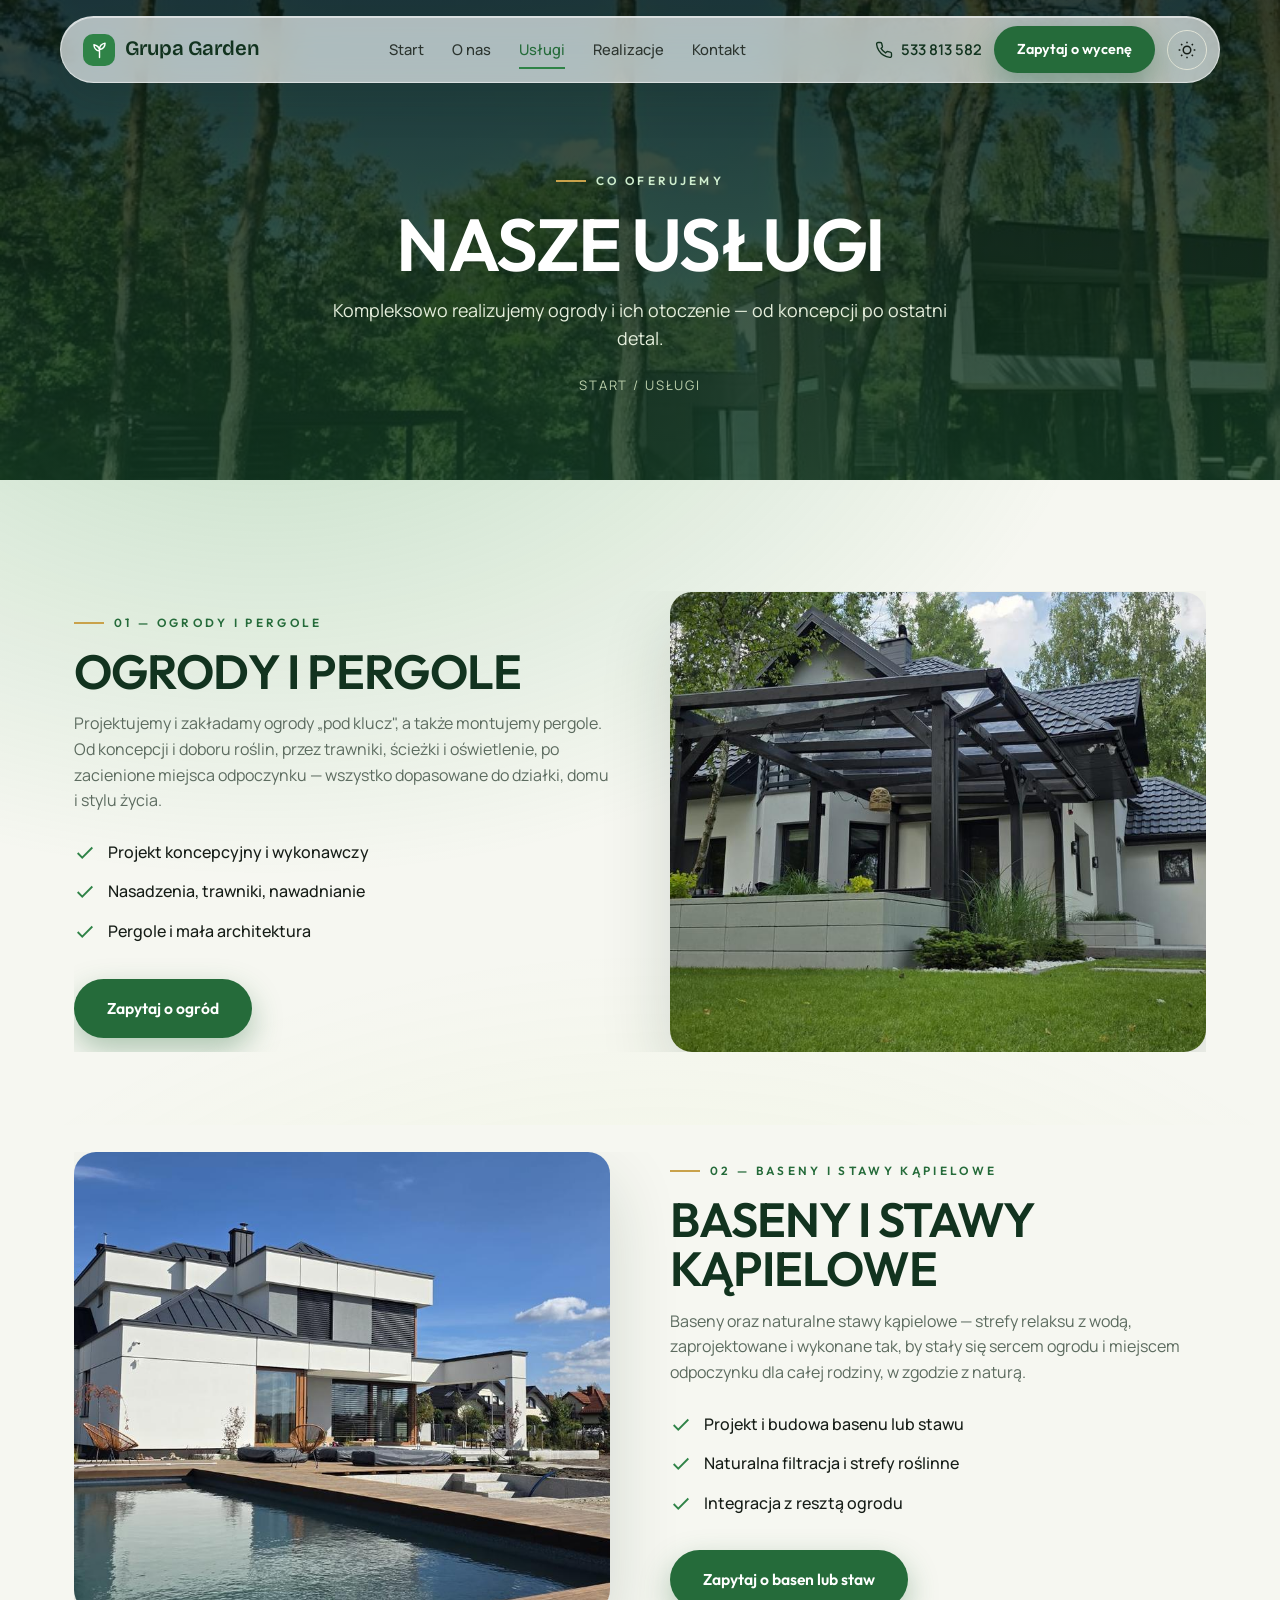
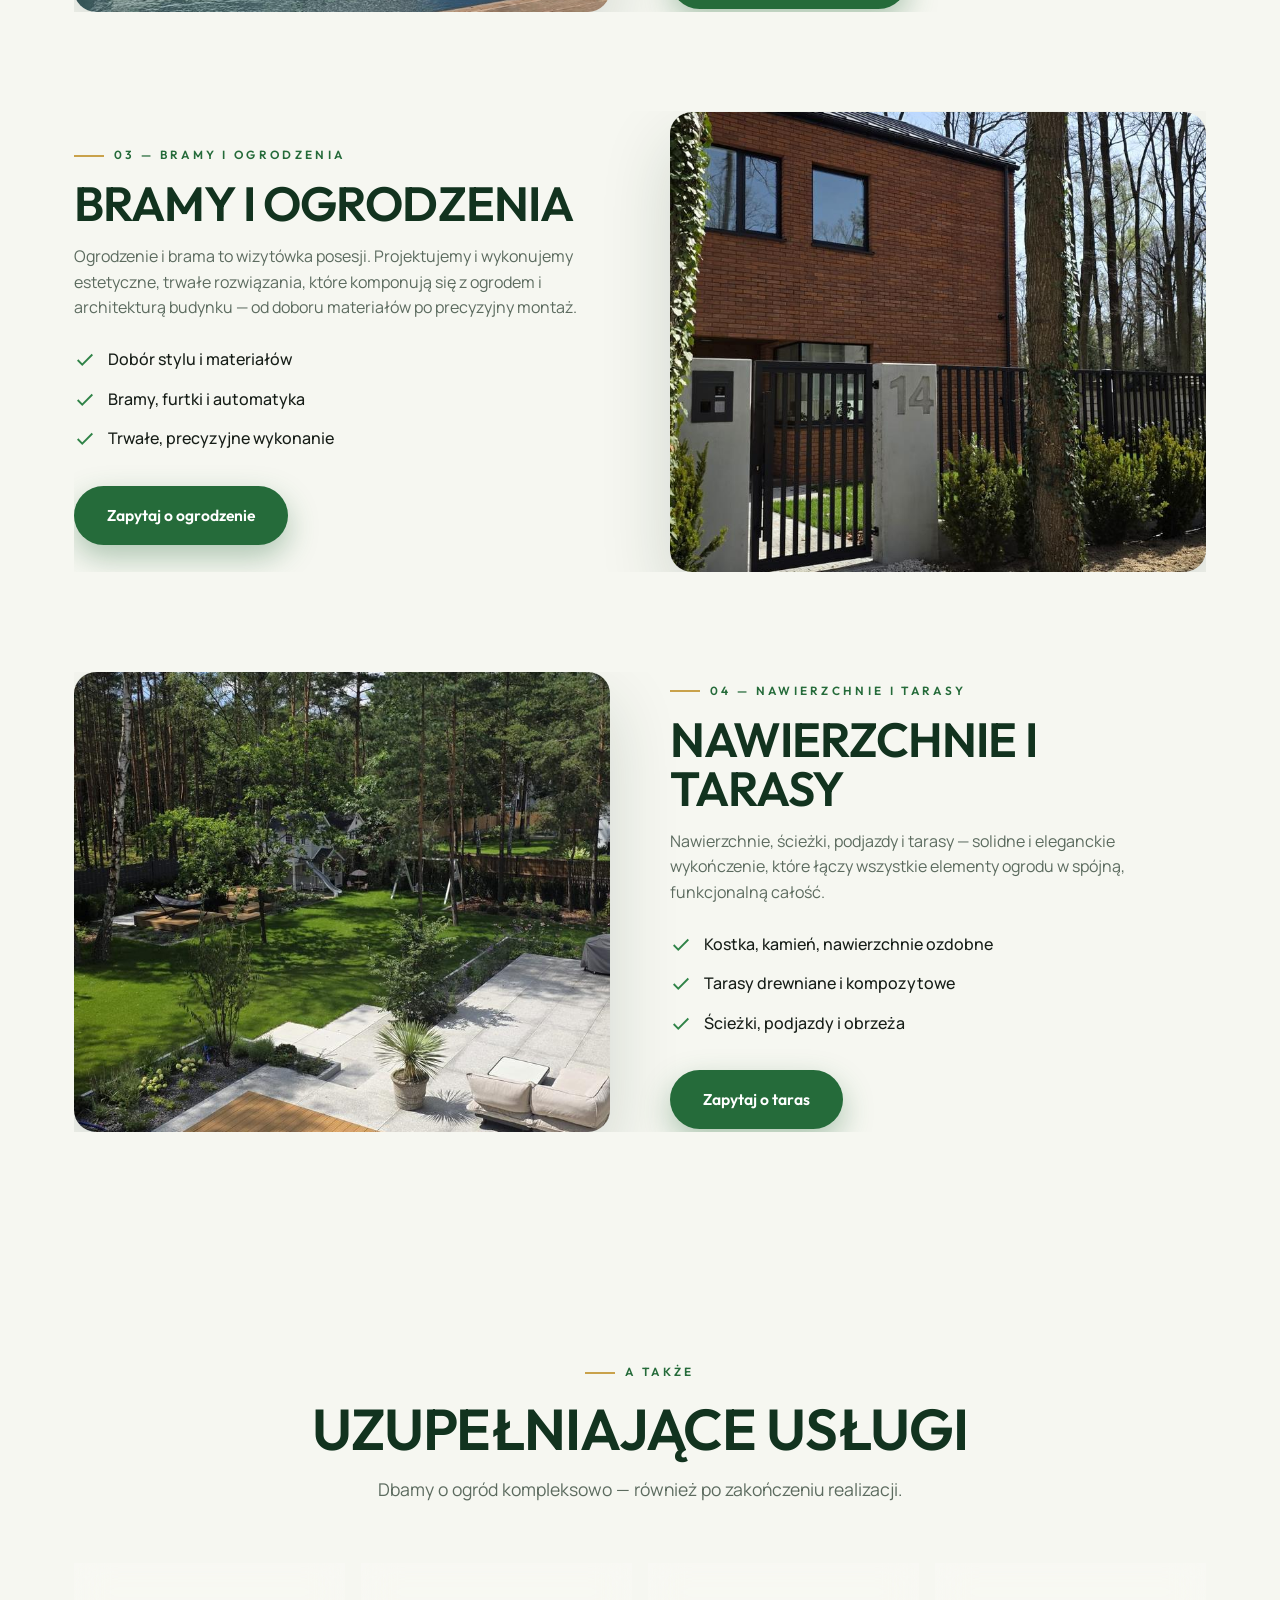
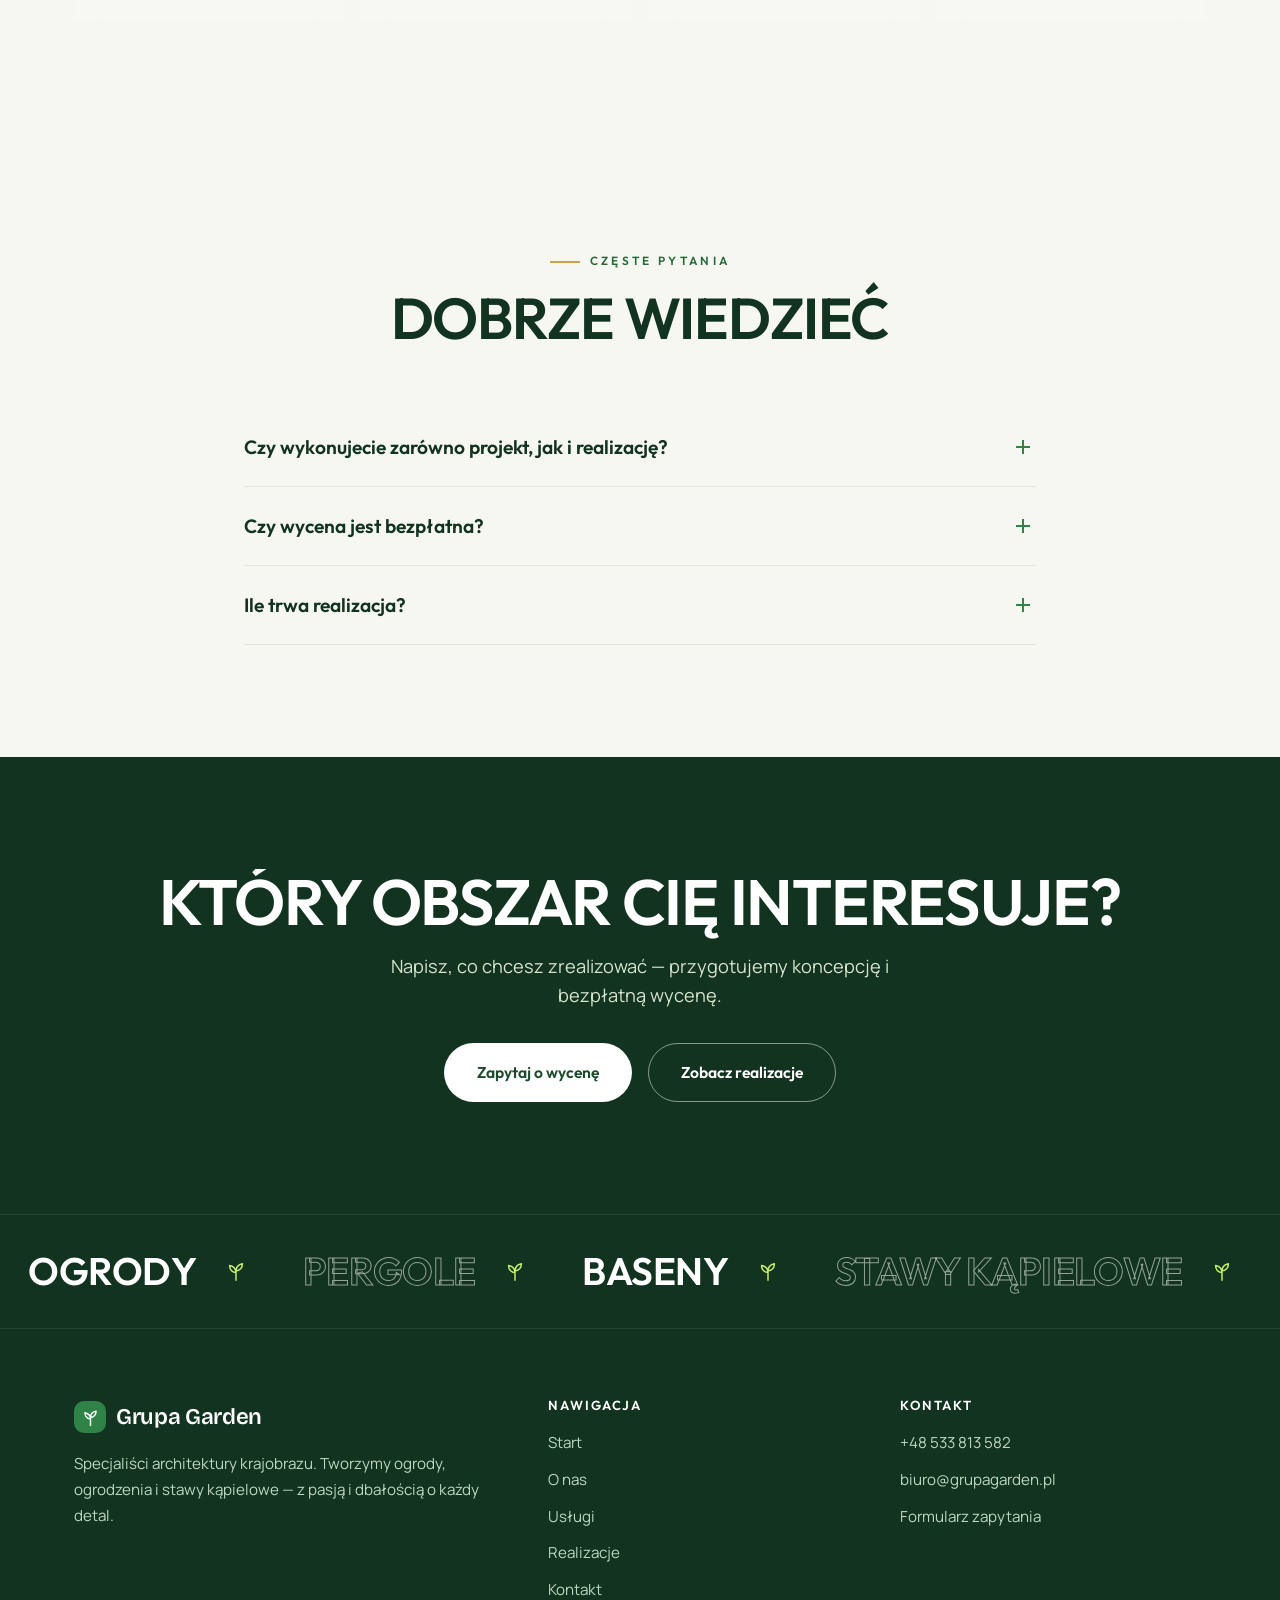
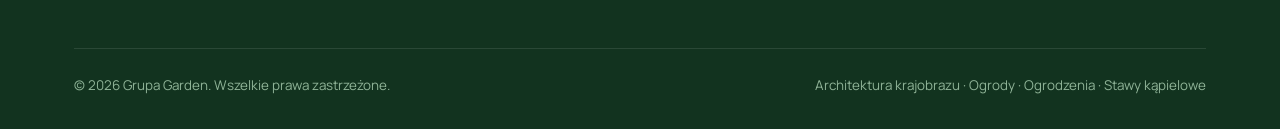
<file: src/uslugi.html>
<!DOCTYPE html>
<html lang="pl">
<head>
<meta charset="UTF-8">
<meta name="viewport" content="width=device-width, initial-scale=1.0">
<script>try{if(localStorage.getItem('gg-theme')==='dark')document.documentElement.setAttribute('data-theme','dark')}catch(e){}</script>
<title>Usługi — Grupa Garden | Ogrody, ogrodzenia, stawy kąpielowe</title>
<meta name="description" content="Usługi Grupy Garden: projektowanie i zakładanie ogrodów, ogrodzenia oraz stawy kąpielowe. Kompleksowa realizacja od koncepcji po wykonanie.">
<meta name="theme-color" content="#ffffff">
<link rel="canonical" href="https://grupagarden.pl/uslugi.html">
<link rel="preconnect" href="https://fonts.googleapis.com">
<link rel="preconnect" href="https://fonts.gstatic.com" crossorigin>
<link href="https://fonts.googleapis.com/css2?family=Fraunces:opsz,wght@9..144,400;9..144,500;9..144,600&family=Inter:wght@400;500;600;700&display=swap" rel="stylesheet">
<link rel="stylesheet" href="assets/style.css">
</head>
<body>
<div class="wipe"><span class="wipe-mark"><svg viewBox="0 0 24 24" fill="none" stroke="currentColor" stroke-width="1.4" stroke-linecap="round" stroke-linejoin="round"><path d="M12 22V12M12 12c0-4 2-7 7-8 0 4-2 7-7 8zM12 14C12 10 10 7 5 6c0 4 2 7 7 8z"/></svg></span></div>

<header id="hdr">
  <div class="wrap nav">
    <a href="index.html" class="brand"><span class="mark" aria-hidden="true"><svg viewBox="0 0 24 24" fill="none" stroke="currentColor" stroke-width="1.8" stroke-linecap="round" stroke-linejoin="round"><path d="M12 22V12M12 12c0-4 2-7 7-8 0 4-2 7-7 8zM12 14C12 10 10 7 5 6c0 4 2 7 7 8z"/></svg></span> Grupa Garden</a>
    <nav class="navlinks" id="menu">
      <a href="index.html">Start</a>
      <a href="o-nas.html">O nas</a>
      <a href="uslugi.html" class="active">Usługi</a>
      <a href="realizacje.html">Realizacje</a>
      <a href="kontakt.html">Kontakt</a>
    </nav>
    <div class="nav-cta">
      <a href="tel:+48533813582" class="phone-link"><svg width="18" height="18" viewBox="0 0 24 24" fill="none" stroke="currentColor" stroke-width="1.8"><path d="M22 16.92v3a2 2 0 0 1-2.18 2 19.79 19.79 0 0 1-8.63-3.07 19.5 19.5 0 0 1-6-6 19.79 19.79 0 0 1-3.07-8.67A2 2 0 0 1 4.11 2h3a2 2 0 0 1 2 1.72c.13.96.36 1.9.7 2.81a2 2 0 0 1-.45 2.11L8.09 9.91a16 16 0 0 0 6 6l1.27-1.27a2 2 0 0 1 2.11-.45c.9.34 1.85.57 2.81.7A2 2 0 0 1 22 16.92z"/></svg>533 813 582</a>
      <a href="kontakt.html" class="btn btn-primary">Zapytaj o wycenę</a>
      <button class="theme-btn" id="theme" aria-label="Przełącz motyw" title="Zmień motyw"><svg class="sun" width="20" height="20" viewBox="0 0 24 24" fill="none" stroke="currentColor" stroke-width="1.8"><circle cx="12" cy="12" r="4.5"/><path d="M12 2v2M12 20v2M2 12h2M20 12h2M4.9 4.9l1.4 1.4M17.7 17.7l1.4 1.4M19.1 4.9l-1.4 1.4M6.3 17.7l-1.4 1.4"/></svg><svg class="moon" width="20" height="20" viewBox="0 0 24 24" fill="none" stroke="currentColor" stroke-width="1.8"><path d="M21 12.8A9 9 0 1 1 11.2 3 7 7 0 0 0 21 12.8z"/></svg></button>
      <button class="burger" id="burger" aria-label="Menu"><span></span><span></span><span></span></button>
    </div>
  </div>
</header>

<main>
<section class="page-hero">
  <div class="wrap">
    <span class="eyebrow">Co oferujemy</span>
    <h1>Nasze usługi</h1>
    <p>Kompleksowo realizujemy ogrody i ich otoczenie — od koncepcji po ostatni detal.</p>
    <div class="crumbs"><a href="index.html">Start</a> / Usługi</div>
  </div>
</section>

<section class="services">
  <div class="wrap">
    <div class="srow reveal">
      <div class="txt"><span class="eyebrow">01 — Ogrody i pergole</span><h2>Ogrody i pergole</h2><p>Projektujemy i zakładamy ogrody „pod klucz", a także montujemy pergole. Od koncepcji i doboru roślin, przez trawniki, ścieżki i oświetlenie, po zacienione miejsca odpoczynku — wszystko dopasowane do działki, domu i stylu życia.</p><ul class="ticks"><li><svg viewBox="0 0 24 24" fill="none" stroke="currentColor" stroke-width="2"><path d="M20 6 9 17l-5-5"/></svg> Projekt koncepcyjny i wykonawczy</li><li><svg viewBox="0 0 24 24" fill="none" stroke="currentColor" stroke-width="2"><path d="M20 6 9 17l-5-5"/></svg> Nasadzenia, trawniki, nawadnianie</li><li><svg viewBox="0 0 24 24" fill="none" stroke="currentColor" stroke-width="2"><path d="M20 6 9 17l-5-5"/></svg> Pergole i mała architektura</li></ul><a href="kontakt.html" class="btn btn-primary">Zapytaj o ogród</a></div>
      <img src="img/projekty/dom-z-pergola/01.jpg" alt="Ogród z pergolą" loading="lazy">
    </div>
    <div class="srow rev reveal">
      <div class="txt"><span class="eyebrow">02 — Baseny i stawy kąpielowe</span><h2>Baseny i stawy kąpielowe</h2><p>Baseny oraz naturalne stawy kąpielowe — strefy relaksu z wodą, zaprojektowane i wykonane tak, by stały się sercem ogrodu i miejscem odpoczynku dla całej rodziny, w zgodzie z naturą.</p><ul class="ticks"><li><svg viewBox="0 0 24 24" fill="none" stroke="currentColor" stroke-width="2"><path d="M20 6 9 17l-5-5"/></svg> Projekt i budowa basenu lub stawu</li><li><svg viewBox="0 0 24 24" fill="none" stroke="currentColor" stroke-width="2"><path d="M20 6 9 17l-5-5"/></svg> Naturalna filtracja i strefy roślinne</li><li><svg viewBox="0 0 24 24" fill="none" stroke="currentColor" stroke-width="2"><path d="M20 6 9 17l-5-5"/></svg> Integracja z resztą ogrodu</li></ul><a href="kontakt.html" class="btn btn-primary">Zapytaj o basen lub staw</a></div>
      <img src="img/projekty/ogrod-z-basenem/01.jpg" alt="Ogród z basenem i tarasem" loading="lazy">
    </div>
    <div class="srow reveal">
      <div class="txt"><span class="eyebrow">03 — Bramy i ogrodzenia</span><h2>Bramy i ogrodzenia</h2><p>Ogrodzenie i brama to wizytówka posesji. Projektujemy i wykonujemy estetyczne, trwałe rozwiązania, które komponują się z ogrodem i architekturą budynku — od doboru materiałów po precyzyjny montaż.</p><ul class="ticks"><li><svg viewBox="0 0 24 24" fill="none" stroke="currentColor" stroke-width="2"><path d="M20 6 9 17l-5-5"/></svg> Dobór stylu i materiałów</li><li><svg viewBox="0 0 24 24" fill="none" stroke="currentColor" stroke-width="2"><path d="M20 6 9 17l-5-5"/></svg> Bramy, furtki i automatyka</li><li><svg viewBox="0 0 24 24" fill="none" stroke="currentColor" stroke-width="2"><path d="M20 6 9 17l-5-5"/></svg> Trwałe, precyzyjne wykonanie</li></ul><a href="kontakt.html" class="btn btn-primary">Zapytaj o ogrodzenie</a></div>
      <img src="img/projekty/dom-ceglany/10.jpg" alt="Ogrodzenie z furtką" loading="lazy">
    </div>
    <div class="srow rev reveal">
      <div class="txt"><span class="eyebrow">04 — Nawierzchnie i tarasy</span><h2>Nawierzchnie i tarasy</h2><p>Nawierzchnie, ścieżki, podjazdy i tarasy — solidne i eleganckie wykończenie, które łączy wszystkie elementy ogrodu w spójną, funkcjonalną całość.</p><ul class="ticks"><li><svg viewBox="0 0 24 24" fill="none" stroke="currentColor" stroke-width="2"><path d="M20 6 9 17l-5-5"/></svg> Kostka, kamień, nawierzchnie ozdobne</li><li><svg viewBox="0 0 24 24" fill="none" stroke="currentColor" stroke-width="2"><path d="M20 6 9 17l-5-5"/></svg> Tarasy drewniane i kompozytowe</li><li><svg viewBox="0 0 24 24" fill="none" stroke="currentColor" stroke-width="2"><path d="M20 6 9 17l-5-5"/></svg> Ścieżki, podjazdy i obrzeża</li></ul><a href="kontakt.html" class="btn btn-primary">Zapytaj o taras</a></div>
      <img src="img/projekty/willa-z-kolumnada/21.jpg" alt="Taras z desek i nawierzchnie z płyt" loading="lazy">
    </div>
  </div>
</section>

<section class="about">
  <div class="wrap">
    <div class="sec-head center reveal"><span class="eyebrow">A także</span><h2>Uzupełniające usługi</h2><p>Dbamy o ogród kompleksowo — również po zakończeniu realizacji.</p></div>
    <div class="extra reveal">
      <div class="chip"><svg viewBox="0 0 24 24" fill="none" stroke="currentColor" stroke-width="1.7"><path d="M3 12h4l3-9 4 18 3-9h4"/></svg>Systemy nawadniania</div>
      <div class="chip"><svg viewBox="0 0 24 24" fill="none" stroke="currentColor" stroke-width="1.7"><rect x="3" y="8" width="18" height="13" rx="2"/><path d="M8 8V5M16 8V5"/></svg>Trawniki z rolki</div>
      <div class="chip"><svg viewBox="0 0 24 24" fill="none" stroke="currentColor" stroke-width="1.7"><path d="M14 4l6 6-9 9H5v-6z"/></svg>Pielęgnacja zieleni</div>
      <div class="chip"><svg viewBox="0 0 24 24" fill="none" stroke="currentColor" stroke-width="1.7"><path d="M12 20h9M16.5 3.5a2.12 2.12 0 0 1 3 3L7 19l-4 1 1-4Z"/></svg>Projekty koncepcyjne</div>
    </div>
  </div>
</section>

<section class="faq">
  <div class="wrap">
    <div class="sec-head center reveal"><span class="eyebrow">Częste pytania</span><h2>Dobrze wiedzieć</h2></div>
    <div class="reveal">
      <div class="acc"><button>Czy wykonujecie zarówno projekt, jak i realizację?<span class="ico"></span></button><div class="panel"><p>Tak. Prowadzimy projekt kompleksowo — od koncepcji przygotowanej przez architekta, przez pełną realizację, aż po odbiór i pielęgnację. Nad całością czuwa koordynator projektu.</p></div></div>
      <div class="acc"><button>Czy wycena jest bezpłatna?<span class="ico"></span></button><div class="panel"><p>Tak. Wstępną konsultację i wycenę wykonujemy bezpłatnie i niezobowiązująco.</p></div></div>
      <div class="acc"><button>Ile trwa realizacja?<span class="ico"></span></button><div class="panel"><p>To zależy od zakresu i wielkości działki. Mniejsze realizacje zajmują kilka dni, kompleksowe ogrody czy stawy — od dwóch do kilku tygodni. Harmonogram ustalamy przy wycenie.</p></div></div>
    </div>
  </div>
</section>

<section class="cta">
  <div class="wrap reveal"><h2>Który obszar Cię interesuje?</h2><p>Napisz, co chcesz zrealizować — przygotujemy koncepcję i bezpłatną wycenę.</p><div class="btns"><a href="kontakt.html" class="btn btn-light">Zapytaj o wycenę</a><a href="realizacje.html" class="btn btn-outline-light">Zobacz realizacje</a></div></div>
</section>
</main>

<footer>
  <div class="wrap">
    <div class="fgrid">
      <div><div class="brand" style="font-size:1.4rem"><span class="mark" aria-hidden="true"><svg viewBox="0 0 24 24" fill="none" stroke="currentColor" stroke-width="1.8" stroke-linecap="round" stroke-linejoin="round"><path d="M12 22V12M12 12c0-4 2-7 7-8 0 4-2 7-7 8zM12 14C12 10 10 7 5 6c0 4 2 7 7 8z"/></svg></span> Grupa Garden</div><p>Specjaliści architektury krajobrazu. Tworzymy ogrody, ogrodzenia i stawy kąpielowe — z pasją i dbałością o każdy detal.</p></div>
      <div><h4>Nawigacja</h4><ul><li><a href="index.html">Start</a></li><li><a href="o-nas.html">O nas</a></li><li><a href="uslugi.html">Usługi</a></li><li><a href="realizacje.html">Realizacje</a></li><li><a href="kontakt.html">Kontakt</a></li></ul></div>
      <div><h4>Kontakt</h4><ul><li><a href="tel:+48533813582">+48 533 813 582</a></li><li><a href="mailto:biuro@grupagarden.pl">biuro@grupagarden.pl</a></li><li><a href="kontakt.html">Formularz zapytania</a></li></ul></div>
    </div>
    <div class="fbar"><span>© <span id="year"></span> Grupa Garden. Wszelkie prawa zastrzeżone.</span><span>Architektura krajobrazu · Ogrody · Ogrodzenia · Stawy kąpielowe</span></div>
  </div>
</footer>
<a href="tel:+48533813582" class="fab" aria-label="Zadzwoń"><svg viewBox="0 0 24 24" fill="none" stroke="currentColor" stroke-width="1.9"><path d="M22 16.92v3a2 2 0 0 1-2.18 2 19.79 19.79 0 0 1-8.63-3.07 19.5 19.5 0 0 1-6-6 19.79 19.79 0 0 1-3.07-8.67A2 2 0 0 1 4.11 2h3a2 2 0 0 1 2 1.72c.13.96.36 1.9.7 2.81a2 2 0 0 1-.45 2.11L8.09 9.91a16 16 0 0 0 6 6l1.27-1.27a2 2 0 0 1 2.11-.45c.9.34 1.85.57 2.81.7A2 2 0 0 1 22 16.92z"/></svg></a>
<script src="assets/main.js"></script>
</body>
</html>
</file>
<file: src/assets/style.css>
@import url('https://fonts.googleapis.com/css2?family=Bricolage+Grotesque:opsz,wght@12..96,500;12..96,600;12..96,700&family=Manrope:wght@400;500;600;700&family=Outfit:wght@400;500;600;700&display=swap');
/* =========================================================
   Grupa Garden — hyper-modern (banner / editorial)
   ========================================================= */
:root{
  --green-900:#12331f;
  --green-800:#1c4a2c;
  --green-700:#256b3a;
  --green-600:#2f8347;
  --green-500:#46a35d;
  --moss:#8fd39a;
  --lime:#c8f169;
  --sand:#eef1e8;
  --cream:#f6f7f1;
  --ink:#161d17;
  --muted:#5c6b5f;
  --line:#e2e4d7;
  --gold:#c9a24b;
  --white:#ffffff;
  --shadow:0 30px 70px rgba(18,51,31,.16);
  --shadow-sm:0 10px 30px rgba(18,51,31,.10);
  --radius:22px;
  --max:1180px;
  --header-h:88px;
  --heading:#12331f;
  --header-bg:rgba(255,255,255,.66);
  --glass:rgba(255,255,255,.22);
  --glass-2:rgba(255,255,255,.12);
  --glass-brd:rgba(255,255,255,.55);
  --glass-hi:inset 0 1px 0 rgba(255,255,255,.55), inset 0 0 0 1px rgba(255,255,255,.04);
}
/* ---------- DARK: black + green, white text ---------- */
[data-theme="dark"]{
  --green-900:#0c1f13;
  --sand:#0c1410;
  --cream:#070b08;
  --white:#0e150f;
  --ink:#f2f6f0;
  --muted:#9fb4a4;
  --line:#20362a;
  --heading:#ffffff;
  --gold:#e0be6a;
  --shadow:0 30px 70px rgba(0,0,0,.6);
  --shadow-sm:0 10px 30px rgba(0,0,0,.5);
  --header-bg:rgba(10,20,13,.34);
  --glass:rgba(16,30,20,.28);
  --glass-2:rgba(16,30,20,.16);
  --glass-brd:rgba(143,211,154,.16);
  --glass-hi:inset 0 1px 0 rgba(143,211,154,.18), inset 0 0 0 1px rgba(255,255,255,.02);
}

*{margin:0;padding:0;box-sizing:border-box}
html{scroll-behavior:smooth}
body{font-family:'Manrope',system-ui,-apple-system,sans-serif;color:var(--ink);background:var(--cream);
  line-height:1.6;-webkit-font-smoothing:antialiased;overflow-x:hidden;position:relative}
/* instant, coordinated theme switch (no bg/text mismatch flash) */
html.theming *,html.theming *::before,html.theming *::after{transition:none !important}
h1,h2,h3,h4{font-family:'Outfit',sans-serif;font-weight:600;line-height:1.02;color:var(--heading);letter-spacing:-.02em}
a{color:inherit;text-decoration:none}
img{max-width:100%;display:block}
.wrap{max-width:var(--max);margin:0 auto;padding:0 24px}
.accent,em{font-family:'Fraunces',Georgia,serif;font-style:italic;font-weight:400;letter-spacing:0}

/* ---------- animated aurora background ---------- */
body::before{content:"";position:fixed;inset:-25%;z-index:-2;will-change:background-position;
  background:
    radial-gradient(40% 40% at 18% 22%, rgba(70,163,93,.30), transparent 65%),
    radial-gradient(34% 34% at 82% 14%, rgba(201,162,75,.20), transparent 64%),
    radial-gradient(46% 46% at 72% 84%, rgba(47,131,71,.28), transparent 66%),
    radial-gradient(42% 42% at 30% 78%, rgba(200,241,105,.13), transparent 64%);
  background-size:170% 170%;animation:aurora 26s ease-in-out infinite}
@keyframes aurora{0%,100%{background-position:0% 50%}50%{background-position:100% 50%}}
body::after{content:"";position:fixed;inset:0;z-index:-1;pointer-events:none;opacity:.05;mix-blend-mode:overlay;
  background-image:url("data:image/svg+xml,%3Csvg xmlns='http://www.w3.org/2000/svg' width='120' height='120'%3E%3Cfilter id='n'%3E%3CfeTurbulence type='fractalNoise' baseFrequency='.9' numOctaves='2'/%3E%3C/filter%3E%3Crect width='100%25' height='100%25' filter='url(%23n)'/%3E%3C/svg%3E")}
[data-theme="dark"] body::after{opacity:.08}

/* ---------- scroll progress ---------- */
.scroll-progress{position:fixed;top:0;left:0;height:3px;width:100%;transform:scaleX(0);transform-origin:0 50%;
  z-index:200;background:linear-gradient(90deg,var(--green-600),var(--lime));box-shadow:0 0 12px rgba(70,163,93,.6)}

/* ---------- page-transition: layered frosted glass ---------- */
.pt{position:fixed;inset:0;z-index:9999;pointer-events:none;overflow:hidden}
.pt .layer{position:absolute;inset:-2px;transform:translateY(0);will-change:transform;
  animation:ptUp 1.05s cubic-bezier(.76,0,.24,1) forwards}
.pt .g1{background:linear-gradient(135deg,rgba(12,31,19,.55),rgba(18,51,31,.42));
  -webkit-backdrop-filter:blur(30px) saturate(1.7);backdrop-filter:blur(30px) saturate(1.7);animation-delay:.12s}
.pt .g2{background:linear-gradient(135deg,rgba(70,163,93,.24),rgba(200,241,105,.10));
  -webkit-backdrop-filter:blur(12px) saturate(1.4);backdrop-filter:blur(12px) saturate(1.4);animation-delay:.06s}
.pt .g3{background:rgba(255,255,255,.05);
  box-shadow:inset 0 1px 0 rgba(255,255,255,.35);border-bottom:1px solid rgba(255,255,255,.22);animation-delay:0s}
@keyframes ptUp{0%{transform:translateY(0)}100%{transform:translateY(-101%)}}
.pt .sheen{position:absolute;top:-25%;bottom:-25%;width:34%;left:-60%;pointer-events:none;transform:skewX(-12deg);
  background:linear-gradient(105deg,transparent,rgba(255,255,255,.3),transparent);filter:blur(10px);
  animation:sheen 1.15s cubic-bezier(.5,0,.2,1) forwards}
@keyframes sheen{0%{left:-60%;opacity:0}25%{opacity:1}100%{left:135%;opacity:0}}
.pt-logo{position:fixed;inset:0;display:grid;place-items:center;z-index:10000;pointer-events:none;color:#fff;
  animation:ptLogo 1.05s ease forwards}
.pt-logo svg{width:64px;height:64px;filter:drop-shadow(0 6px 20px rgba(0,0,0,.35))}
@keyframes ptLogo{0%{opacity:0;transform:scale(.5) rotate(-8deg)}42%{opacity:1;transform:scale(1) rotate(0)}100%{opacity:0;transform:scale(1.12)}}
.wipe{display:none !important}

/* ---------- shared ---------- */
.eyebrow{display:inline-flex;align-items:center;gap:10px;font-family:'Outfit';font-weight:600;font-size:.74rem;
  letter-spacing:.28em;text-transform:uppercase;color:var(--green-700)}
.eyebrow::before{content:"";width:30px;height:2px;background:var(--gold)}
[data-theme="dark"] .eyebrow{color:var(--moss)}
.btn{display:inline-flex;align-items:center;justify-content:center;gap:10px;padding:16px 32px;border-radius:100px;
  font-family:'Outfit';font-weight:600;font-size:.98rem;cursor:pointer;border:1.5px solid transparent;
  transition:.3s cubic-bezier(.2,.7,.2,1);white-space:nowrap;will-change:transform}
.btn:active{transform:scale(.96)!important}
.btn-primary{background:var(--green-700);color:#fff;box-shadow:0 12px 30px rgba(37,107,58,.35)}
.btn-primary:hover{background:var(--green-600);transform:translateY(-3px) scale(1.06);box-shadow:0 22px 50px rgba(37,107,58,.5)}
.btn-ghost{background:transparent;color:var(--heading);border-color:var(--line)}
.btn-ghost:hover{border-color:var(--green-600);color:var(--green-700);transform:translateY(-2px) scale(1.05)}
.btn-light{background:#fff;color:var(--green-800)}
.btn-light:hover{transform:translateY(-3px) scale(1.06);box-shadow:var(--shadow)}
.btn-outline-light{background:transparent;color:#fff;border-color:rgba(255,255,255,.5)}
.btn-outline-light:hover{background:rgba(255,255,255,.14);border-color:#fff;transform:translateY(-2px) scale(1.05)}

/* =========================================================
   FLOATING GLASS NAVBAR ("garden" glass)
   ========================================================= */
header{position:fixed;top:16px;left:0;right:0;z-index:100;transition:top .3s ease}
.nav{width:min(1160px,calc(100% - 32px));margin:0 auto;display:flex;align-items:center;justify-content:space-between;
  gap:16px;padding:9px 12px 9px 22px;border-radius:100px;background:var(--header-bg);
  border:1px solid var(--glass-brd);box-shadow:var(--glass-hi),0 14px 44px rgba(18,51,31,.16);
  -webkit-backdrop-filter:blur(16px) saturate(1.6);backdrop-filter:blur(16px) saturate(1.6);transition:.35s ease}
header.scrolled{top:8px}
header.scrolled .nav{padding-top:7px;padding-bottom:7px;box-shadow:0 16px 48px rgba(18,51,31,.2)}
.brand{display:flex;align-items:center;gap:10px;font-family:'Bricolage Grotesque','Outfit',sans-serif;font-size:1.28rem;color:var(--heading);font-weight:600;letter-spacing:-.015em;font-style:normal}
.brand .mark{width:32px;height:32px;border-radius:10px;background:var(--green-600);
  display:grid;place-items:center;color:#fff;flex-shrink:0}
.brand .mark svg{width:19px;height:19px}
.navlinks{display:flex;align-items:center;gap:28px}
.navlinks a{font-size:.92rem;font-weight:500;color:var(--ink);position:relative;padding:6px 0;opacity:.85;transition:.2s}
.navlinks a:hover{opacity:1}
.navlinks a::after{content:"";position:absolute;left:0;bottom:-2px;width:0;height:2px;background:var(--green-600);transition:.28s}
.navlinks a:hover::after,.navlinks a.active::after{width:100%}
.navlinks a.active{color:var(--green-700);opacity:1}
[data-theme="dark"] .navlinks a.active{color:var(--moss)}
.nav-cta{display:flex;align-items:center;gap:12px}
.phone-link{display:flex;align-items:center;gap:8px;font-weight:600;color:var(--heading);font-size:.92rem}
.nav-cta .btn{padding:11px 22px;font-size:.9rem}
.burger{display:none;flex-direction:column;gap:5px;background:none;border:0;cursor:pointer;padding:8px}
.burger span{width:24px;height:2px;background:var(--ink);transition:.3s}
.burger.open span:nth-child(1){transform:translateY(7px) rotate(45deg)}
.burger.open span:nth-child(2){opacity:0}
.burger.open span:nth-child(3){transform:translateY(-7px) rotate(-45deg)}
.theme-btn{width:40px;height:40px;border-radius:50%;border:1.5px solid var(--line);background:transparent;cursor:pointer;
  display:grid;place-items:center;color:var(--ink);transition:.3s;flex-shrink:0}
.theme-btn:hover{border-color:var(--green-600);color:var(--green-600);transform:rotate(-18deg)}
.theme-btn .moon{display:none}
[data-theme="dark"] .theme-btn .sun{display:none}
[data-theme="dark"] .theme-btn .moon{display:block}
[data-theme="dark"] .theme-btn{border-color:var(--line);color:var(--moss)}

/* =========================================================
   HERO — full banner
   ========================================================= */
.hero{position:relative;min-height:100vh;display:flex;align-items:center;overflow:hidden;
  padding:calc(var(--header-h) + 30px) 0 70px;color:#fff}
.hero-bg{position:absolute;inset:-14% 0;z-index:0;will-change:transform;
  background:linear-gradient(115deg,rgba(9,25,15,.92) 0%,rgba(20,60,36,.62) 48%,rgba(20,60,36,.15) 100%),
  url('../img/projekty/willa-z-kolumnada/21.jpg') center/cover no-repeat}
.hero-bg::after{content:"";position:absolute;inset:0;
  background:radial-gradient(60% 60% at 80% 20%,rgba(70,163,93,.35),transparent 60%),
  radial-gradient(50% 50% at 20% 90%,rgba(200,241,105,.18),transparent 60%);
  mix-blend-mode:screen;animation:heroGlow 12s ease-in-out infinite}
@keyframes heroGlow{0%,100%{opacity:.7;transform:scale(1)}50%{opacity:1;transform:scale(1.1)}}
.hero-inner{position:relative;z-index:2;max-width:940px;will-change:transform}
.hero .eyebrow{color:#bfe6c8}
.hero .eyebrow::before{background:var(--lime)}
.hero h1{color:#fff;font-size:clamp(3rem,9vw,7rem);margin:22px 0 24px;font-weight:700;line-height:.95;text-transform:uppercase;letter-spacing:-.03em}
.hero h1 em{text-transform:none;color:var(--lime);display:inline-block}
.hero p{font-family:'Manrope';font-size:1.2rem;color:#e9f2e4;max-width:560px;margin-bottom:36px;text-transform:none;letter-spacing:0}
.hero-cta{display:flex;gap:16px;flex-wrap:wrap}
.hero-trust{display:flex;gap:44px;margin-top:58px;flex-wrap:wrap}
.hero-trust .num{font-family:'Outfit';font-size:2.4rem;color:#fff;line-height:1;font-weight:700}
.hero-trust .lbl{font-size:.82rem;color:#bcd6c1;margin-top:6px;text-transform:uppercase;letter-spacing:.12em}
.scroll-hint{position:absolute;bottom:24px;right:34px;color:#fff;font-size:.7rem;font-weight:600;
  letter-spacing:.24em;text-transform:uppercase;display:flex;flex-direction:column;align-items:center;gap:10px;z-index:3;
  text-shadow:0 2px 10px rgba(0,0,0,.6);opacity:.92}
.scroll-hint span{width:2px;height:40px;border-radius:2px;background:linear-gradient(var(--lime),rgba(200,241,105,0));animation:pulse 2s infinite}
@keyframes pulse{0%,100%{opacity:.3}50%{opacity:1}}
.hero-inner>*{opacity:0;transform:translateY(28px);animation:heroUp .9s cubic-bezier(.2,.8,.2,1) forwards}
.hero-inner>*:nth-child(1){animation-delay:.5s}
.hero-inner>*:nth-child(2){animation-delay:.62s}
.hero-inner>*:nth-child(3){animation-delay:.74s}
.hero-inner>*:nth-child(4){animation-delay:.86s}
.hero-inner>*:nth-child(5){animation-delay:.98s}
@keyframes heroUp{to{opacity:1;transform:none}}

/* ---------- marquee ticker ---------- */
.marquee{overflow:hidden;background:var(--green-900);color:#fff;padding:26px 0;border-top:1px solid rgba(255,255,255,.08);border-bottom:1px solid rgba(255,255,255,.08)}
.marquee .track{display:flex;gap:0;width:max-content;animation:scrollX 28s linear infinite}
.marquee:hover .track{animation-play-state:paused}
.marquee .it{display:inline-flex;align-items:center;gap:28px;padding:0 28px;font-family:'Outfit';font-weight:600;
  font-size:clamp(1.6rem,3vw,2.6rem);text-transform:uppercase;letter-spacing:-.01em;white-space:nowrap}
.marquee .it svg{width:22px;height:22px;color:var(--lime)}
.marquee .out{-webkit-text-stroke:1px rgba(255,255,255,.55);color:transparent}
@keyframes scrollX{to{transform:translateX(-50%)}}

/* =========================================================
   Page hero (subpages)
   ========================================================= */
.page-hero{position:relative;padding:calc(var(--header-h) + 76px) 0 84px;color:#fff;text-align:center;overflow:hidden}
.page-hero::before{content:"";position:absolute;inset:0;z-index:0;
  background:linear-gradient(rgba(9,25,15,.82),rgba(20,60,36,.8)),url('../img/projekty/ogrod-w-sosnowym-lesie/01.jpg') center/cover no-repeat;
  animation:slowZoom 16s ease-in-out infinite alternate}
@keyframes slowZoom{to{transform:scale(1.09)}}
.page-hero>*{position:relative;z-index:1}
.page-hero .eyebrow{color:#cfeecf;justify-content:center}
.page-hero h1{color:#fff;font-size:clamp(2.6rem,6vw,4.6rem);margin:16px 0 14px;text-transform:uppercase;letter-spacing:-.03em}
.page-hero p{font-family:'Manrope';color:#e6efdd;max-width:640px;margin:0 auto;font-size:1.12rem}
.crumbs{margin-top:22px;font-size:.82rem;color:#bcd0ac;text-transform:uppercase;letter-spacing:.14em}
.crumbs a:hover{color:#fff}

/* =========================================================
   Sections
   ========================================================= */
section{padding:112px 0;position:relative}
.sec-head{max-width:720px;margin-bottom:60px}
.sec-head.center{margin-inline:auto;text-align:center}
.sec-head h2{font-size:clamp(2.2rem,5vw,3.6rem);margin:18px 0 16px;text-transform:uppercase}
.sec-head p{color:var(--muted);font-size:1.1rem;font-family:'Manrope'}

.strip{background:var(--green-900);color:#eaf4ea;padding:30px 0}
.strip .wrap{display:flex;flex-wrap:wrap;justify-content:space-between;gap:22px}
.strip .item{display:flex;align-items:center;gap:12px;font-size:.98rem;font-weight:500}
.strip svg{width:22px;height:22px;color:var(--moss);flex-shrink:0}

/* glass surfaces on aurora */
.services,.about,.reviews,.faq,.contact,.process{background:transparent}
.grid{display:grid;gap:26px}
.g3{grid-template-columns:repeat(3,1fr)}
.g4{grid-template-columns:repeat(4,1fr)}
.card{background:var(--glass);border:1px solid var(--glass-brd);border-radius:var(--radius);overflow:hidden;
  -webkit-backdrop-filter:blur(14px) saturate(1.35);backdrop-filter:blur(14px) saturate(1.35);
  box-shadow:var(--glass-hi);transition:transform .4s cubic-bezier(.2,.7,.2,1),box-shadow .4s ease,border-color .4s ease}
.card .thumb{height:220px;overflow:hidden}
.card .thumb img{width:100%;height:100%;object-fit:cover;transition:.7s cubic-bezier(.2,.7,.2,1)}
.card:hover .thumb img{transform:scale(1.08)}
.card .body{padding:30px}
.card:hover{transform:translateY(-8px);box-shadow:var(--glass-hi),var(--shadow);border-color:var(--green-500)}
.card h3{font-size:1.5rem;margin-bottom:10px;text-transform:uppercase;letter-spacing:-.01em}
.card p{color:var(--muted);font-size:.98rem;font-family:'Manrope'}
.more{display:inline-flex;align-items:center;gap:8px;margin-top:18px;font-family:'Outfit';font-weight:600;color:var(--green-700);font-size:.9rem;text-transform:uppercase;letter-spacing:.04em}
[data-theme="dark"] .more{color:var(--moss)}
.more svg{width:16px;height:16px;transition:.25s}
.more:hover svg,.card:hover .more svg{transform:translateX(5px)}
.extra{display:grid;grid-template-columns:repeat(4,1fr);gap:16px;margin-top:36px}
.chip{display:flex;align-items:center;gap:10px;background:var(--glass);border:1px solid var(--glass-brd);border-radius:14px;
  padding:16px 18px;font-weight:600;font-size:.92rem;font-family:'Outfit';box-shadow:var(--glass-hi);
  -webkit-backdrop-filter:blur(18px) saturate(1.4);backdrop-filter:blur(18px) saturate(1.4)}
.chip svg{width:20px;height:20px;color:var(--green-600);flex-shrink:0}

/* about / split */
.split{display:grid;grid-template-columns:1.05fr 1fr;gap:70px;align-items:center}
.media{position:relative}
.media img{border-radius:var(--radius);box-shadow:var(--shadow);width:100%;height:540px;object-fit:cover}
.media-badge{position:absolute;bottom:18px;left:18px;background:rgba(14,42,26,.72);border:1px solid rgba(255,255,255,.16);
  border-radius:18px;padding:18px 24px;box-shadow:0 10px 30px rgba(0,0,0,.28);-webkit-backdrop-filter:blur(14px) saturate(1.4);backdrop-filter:blur(14px) saturate(1.4)}
.media-badge .n{font-family:'Fraunces',Georgia,serif;font-style:italic;font-size:1.4rem;color:#fff;line-height:1.15;font-weight:500}
.media-badge .t{font-size:.86rem;color:#cfe4d3;margin-top:4px}
.prose h2{font-size:clamp(2.2rem,5vw,3.4rem);margin:18px 0 20px;text-transform:uppercase}
.prose p{color:var(--muted);margin-bottom:16px;font-size:1.06rem;font-family:'Manrope'}
.ticks{list-style:none;margin:26px 0 34px;display:grid;gap:14px}
.ticks li{display:flex;gap:12px;align-items:flex-start;font-weight:500;color:var(--ink);font-family:'Manrope'}
.ticks svg{width:22px;height:22px;color:var(--green-600);flex-shrink:0;margin-top:2px}
[data-theme="dark"] .ticks svg{color:var(--moss)}

/* process */
.step{position:relative;padding-top:24px}
.step .no{font-family:'Outfit';font-size:3.4rem;line-height:1;margin-bottom:14px;font-weight:700;
  background:linear-gradient(var(--green-500),var(--green-800));-webkit-background-clip:text;background-clip:text;color:transparent;opacity:.85}
.step h3{font-size:1.3rem;margin-bottom:8px;text-transform:uppercase}
.step p{color:var(--muted);font-size:.96rem;font-family:'Manrope'}
.step:not(:last-child)::after{content:"";position:absolute;top:40px;right:-13px;width:26px;height:1px;background:var(--line)}

/* detailed service rows */
.srow{display:grid;grid-template-columns:1fr 1fr;gap:60px;align-items:center;margin-bottom:100px}
.srow:last-child{margin-bottom:0}
.srow .txt h2{font-size:clamp(2rem,4.5vw,3rem);margin:14px 0 16px;text-transform:uppercase}
.srow .txt p{color:var(--muted);margin-bottom:18px;font-family:'Manrope'}
.srow img{border-radius:var(--radius);box-shadow:var(--shadow);width:100%;height:460px;object-fit:cover}
.srow.rev .txt{order:2}

/* gallery */
.gallery{background:var(--green-900);position:relative;overflow:hidden}
.gallery .sec-head h2{color:#fff}
.gallery .sec-head p{color:#bcd6c1}
.gallery .eyebrow{color:#bcd6c1}
.filters{display:flex;gap:12px;justify-content:center;flex-wrap:wrap;margin-bottom:42px}
.filters button{background:transparent;border:1.5px solid rgba(255,255,255,.25);color:#dcead3;padding:10px 24px;border-radius:100px;
  cursor:pointer;font-family:'Outfit';font-weight:600;font-size:.86rem;text-transform:uppercase;letter-spacing:.06em;transition:.3s}
.filters button:hover{border-color:#fff;color:#fff}
.filters button.active{background:var(--lime);border-color:var(--lime);color:var(--green-900)}
.gal-grid{display:grid;grid-template-columns:repeat(4,1fr);grid-auto-rows:230px;gap:16px}
.gal-grid figure{overflow:hidden;border-radius:16px;position:relative;transition:.5s cubic-bezier(.2,.7,.2,1)}
.gal-grid figure.hide{opacity:0;transform:scale(.8);pointer-events:none;width:0;height:0;overflow:hidden;position:absolute}
.gal-grid img{width:100%;height:100%;object-fit:cover;transition:.7s cubic-bezier(.2,.7,.2,1)}
.gal-grid figure:hover img{transform:scale(1.1)}
.gal-grid figcaption{position:absolute;left:0;right:0;bottom:0;padding:18px;color:#fff;font-family:'Outfit';font-weight:600;
  text-transform:uppercase;font-size:.9rem;letter-spacing:.03em;background:linear-gradient(transparent,rgba(9,25,15,.82));opacity:0;transform:translateY(10px);transition:.35s}
.gal-grid figure:hover figcaption{opacity:1;transform:none}
.gal-grid .tall{grid-row:span 2}
.gal-grid .wide{grid-column:span 2}

/* reviews */
.quote{background:var(--glass);border:1px solid var(--glass-brd);border-radius:var(--radius);padding:34px 32px;
  -webkit-backdrop-filter:blur(14px) saturate(1.35);backdrop-filter:blur(14px) saturate(1.35);box-shadow:var(--glass-hi),var(--shadow-sm)}
.stars{color:var(--gold);margin-bottom:14px;letter-spacing:3px}
.quote p{color:var(--ink);font-size:1.05rem;margin-bottom:22px;font-family:'Fraunces';font-style:italic;line-height:1.5}
.who{display:flex;align-items:center;gap:12px}
.who .av{width:46px;height:46px;border-radius:50%;background:linear-gradient(var(--green-500),var(--green-800));color:#fff;display:grid;place-items:center;font-weight:700;font-family:'Outfit'}
.who b{display:block;font-size:.95rem;font-family:'Outfit'}
.who span{font-size:.82rem;color:var(--muted)}

/* faq */
.faq .wrap{max-width:840px}
.acc{border-bottom:1px solid var(--line)}
.acc button{width:100%;background:none;border:0;cursor:pointer;text-align:left;padding:26px 0;display:flex;
  justify-content:space-between;align-items:center;gap:20px;font-family:'Outfit';font-size:1.2rem;color:var(--heading);font-weight:600}
.acc .ico{width:26px;height:26px;flex-shrink:0;position:relative;transition:.3s}
.acc .ico::before,.acc .ico::after{content:"";position:absolute;background:var(--green-600);top:50%;left:50%;transform:translate(-50%,-50%)}
.acc .ico::before{width:14px;height:2px}
.acc .ico::after{width:2px;height:14px;transition:.3s}
[data-theme="dark"] .acc .ico::before,[data-theme="dark"] .acc .ico::after{background:var(--moss)}
.acc.open .ico::after{transform:translate(-50%,-50%) rotate(90deg);opacity:0}
.acc .panel{max-height:0;overflow:hidden;transition:max-height .4s ease}
.acc .panel p{padding:0 0 26px;color:var(--muted);font-family:'Manrope'}

/* CTA */
.cta{background:var(--green-900);color:#fff;text-align:center;position:relative;overflow:hidden}
.cta .blob{position:absolute;border-radius:50%;filter:blur(40px);opacity:.5}
.cta .b1{width:380px;height:380px;top:-120px;left:-80px;background:radial-gradient(var(--green-500),transparent 70%);animation:floatA 15s ease-in-out infinite}
.cta .b2{width:320px;height:320px;bottom:-120px;right:-60px;background:radial-gradient(var(--lime),transparent 70%);animation:floatB 19s ease-in-out infinite}
@keyframes floatA{0%,100%{transform:translate(0,0)}50%{transform:translate(40px,26px)}}
@keyframes floatB{0%,100%{transform:translate(0,0)}50%{transform:translate(-30px,-22px)}}
.cta .wrap{position:relative;z-index:1}
.cta h2{color:#fff;font-size:clamp(2.2rem,5.5vw,4rem);margin-bottom:18px;text-transform:uppercase}
.cta p{color:#d6e3cc;max-width:580px;margin:0 auto 32px;font-size:1.14rem;font-family:'Manrope'}
.cta .btns{display:flex;gap:16px;justify-content:center;flex-wrap:wrap}

/* contact */
.contact .split{grid-template-columns:1fr 1.1fr;gap:60px}
.cinfo{display:grid;gap:22px;margin-top:12px}
.cinfo .row{display:flex;gap:16px;align-items:flex-start}
.cinfo .ic{width:48px;height:48px;border-radius:14px;background:var(--glass);border:1px solid var(--glass-brd);display:grid;place-items:center;flex-shrink:0}
.cinfo .ic svg{width:22px;height:22px;color:var(--green-600)}
[data-theme="dark"] .cinfo .ic svg{color:var(--moss)}
.cinfo .row b{display:block;font-size:.76rem;text-transform:uppercase;letter-spacing:.14em;color:var(--green-700);margin-bottom:4px;font-weight:600;font-family:'Outfit'}
[data-theme="dark"] .cinfo .row b{color:var(--moss)}
.cinfo .row a,.cinfo .row span{color:var(--ink);font-size:1.05rem;font-family:'Manrope'}
.form{background:var(--glass);border:1px solid var(--glass-brd);border-radius:24px;padding:40px;
  -webkit-backdrop-filter:blur(18px) saturate(1.4);backdrop-filter:blur(18px) saturate(1.4);box-shadow:var(--glass-hi),var(--shadow)}
.form h3{font-size:1.6rem;margin-bottom:6px;text-transform:uppercase}
.form .sub{color:var(--muted);font-size:.95rem;margin-bottom:26px;font-family:'Manrope'}
.field{margin-bottom:18px}
.field label{display:block;font-size:.82rem;font-weight:600;margin-bottom:8px;color:var(--heading);font-family:'Outfit';text-transform:uppercase;letter-spacing:.04em}
.field input,.field textarea,.field select{width:100%;padding:14px 16px;border:1.5px solid var(--line);border-radius:12px;
  font-family:'Manrope';font-size:.98rem;background:var(--white);transition:.2s;color:var(--ink)}
.field input:focus,.field textarea:focus,.field select:focus{outline:none;border-color:var(--green-600);box-shadow:0 0 0 4px rgba(47,131,71,.16)}
/* custom glass dropdown */
.selectx{position:relative}
.selectx>select{position:absolute;width:1px;height:1px;opacity:0;pointer-events:none;left:0;bottom:0}
.select-btn{width:100%;padding:14px 46px 14px 16px;border:1.5px solid var(--line);border-radius:12px;background:var(--white);
  color:var(--ink);font-family:'Manrope';font-size:.98rem;text-align:left;cursor:pointer;position:relative;transition:.2s}
.select-btn::after{content:"";position:absolute;right:18px;top:50%;width:9px;height:9px;
  border-right:2px solid var(--green-600);border-bottom:2px solid var(--green-600);transform:translateY(-65%) rotate(45deg);transition:.28s}
[data-theme="dark"] .select-btn::after{border-color:var(--moss)}
.selectx.open .select-btn{border-color:var(--green-600);box-shadow:0 0 0 4px rgba(47,131,71,.16)}
.selectx.open .select-btn::after{transform:translateY(-35%) rotate(-135deg)}
.select-menu{position:absolute;top:calc(100% + 8px);left:0;right:0;z-index:40;padding:6px;border-radius:14px;
  background:rgba(255,255,255,.92);border:1px solid var(--glass-brd);box-shadow:var(--glass-hi),var(--shadow);
  -webkit-backdrop-filter:blur(18px) saturate(1.5);backdrop-filter:blur(18px) saturate(1.5);
  max-height:290px;overflow:auto;opacity:0;transform:translateY(-8px) scale(.98);transform-origin:top;pointer-events:none;transition:.22s cubic-bezier(.2,.7,.2,1)}
[data-theme="dark"] .select-menu{background:rgba(13,22,16,.92)}
.selectx.open .select-menu{opacity:1;transform:none;pointer-events:auto}
.select-opt{padding:11px 14px;border-radius:9px;cursor:pointer;font-size:.96rem;color:var(--ink);transition:.15s}
.select-opt:hover{background:rgba(47,131,71,.12)}
.select-opt.sel{background:rgba(47,131,71,.16);color:var(--green-700);font-weight:600}
[data-theme="dark"] .select-opt.sel{color:var(--moss)}
.field textarea{resize:vertical;min-height:120px}
.two{display:grid;grid-template-columns:1fr 1fr;gap:16px}
.form .btn-primary{width:100%;margin-top:6px}
.consent{display:flex;gap:10px;align-items:flex-start;font-size:.82rem;color:var(--muted);margin-top:16px;font-family:'Manrope'}
.consent input{width:auto;margin-top:3px}
.formmsg{display:none;margin-top:16px;padding:14px 16px;border-radius:12px;background:rgba(47,131,71,.14);color:var(--green-700);font-weight:500;font-size:.95rem}
[data-theme="dark"] .formmsg{color:var(--moss)}
.formmsg.show{display:block}

/* footer */
footer{background:var(--green-900);color:#bcd6c1;padding:70px 0 32px}
.fgrid{display:grid;grid-template-columns:1.4fr 1fr 1fr;gap:46px;margin-bottom:46px}
footer .brand{color:#fff;margin-bottom:16px}
footer p{font-size:.95rem;line-height:1.7;font-family:'Manrope'}
footer h4{color:#fff;font-family:'Outfit';font-size:.82rem;letter-spacing:.14em;text-transform:uppercase;margin-bottom:18px;font-weight:600}
footer ul{list-style:none;display:grid;gap:11px}
footer ul a{font-size:.95rem;transition:.2s;font-family:'Manrope'}
footer ul a:hover{color:#fff;padding-left:5px}
.fbar{border-top:1px solid rgba(255,255,255,.1);padding-top:26px;display:flex;justify-content:space-between;flex-wrap:wrap;gap:12px;font-size:.84rem;color:#8fb397}

/* reveal on scroll */
.reveal{opacity:0;transform:translateY(42px);clip-path:inset(0 0 6% 0);transition:.9s cubic-bezier(.22,1,.36,1)}
.reveal.in{opacity:1;transform:none;clip-path:inset(0 0 0 0)}

/* fab */
.fab{position:fixed;bottom:22px;right:22px;z-index:90;display:none;background:var(--green-700);color:#fff;
  width:58px;height:58px;border-radius:50%;place-items:center;box-shadow:var(--shadow)}
.fab svg{width:26px;height:26px}

/* responsive */
@media(max-width:960px){
  .g3,.g4{grid-template-columns:1fr 1fr}
  .extra{grid-template-columns:1fr 1fr}
  .split,.contact .split{grid-template-columns:1fr;gap:48px}
  .media img{height:420px}
  .process .g4{grid-template-columns:1fr 1fr}
  .srow,.srow.rev{grid-template-columns:1fr;gap:28px;margin-bottom:64px}
  .srow.rev .txt{order:0}
  .step:not(:last-child)::after{display:none}
  .gal-grid{grid-template-columns:1fr 1fr;grid-auto-rows:200px}
}
@media(max-width:680px){
  section{padding:76px 0}
  .navlinks,.nav-cta .phone-link,.nav-cta .btn{display:none}
  .burger{display:flex}
  .navlinks.mob{display:flex;position:fixed;top:78px;left:16px;right:16px;flex-direction:column;gap:4px;
    background:var(--header-bg);border:1px solid var(--glass-brd);border-radius:22px;padding:14px 20px;
    box-shadow:var(--shadow);-webkit-backdrop-filter:blur(18px);backdrop-filter:blur(18px)}
  .navlinks.mob a{font-size:1.05rem;padding:12px 0;border-bottom:1px solid var(--line);opacity:1}
  .navlinks.mob a:last-child{border-bottom:0}
  .g3,.g4,.extra,.process .g4{grid-template-columns:1fr}
  .two{grid-template-columns:1fr}
  .fgrid{grid-template-columns:1fr;gap:32px}
  .media-badge{left:14px;bottom:14px}
  .hero-trust{gap:28px}
  .fab{display:grid}
  .scroll-hint{display:none}
  .gal-grid{grid-template-columns:1fr 1fr;grid-auto-rows:150px}
}
/* ===== Projects (realizacje as collections) ===== */
.projects-sec .filters button{border-color:var(--line);color:var(--ink)}
.projects-sec .filters button:hover{border-color:var(--green-600);color:var(--green-700)}
.projects-sec .filters button.active{background:var(--green-700);border-color:var(--green-700);color:#fff}
[data-theme="dark"] .projects-sec .filters button{color:var(--ink)}
[data-theme="dark"] .projects-sec .filters button.active{background:var(--lime);border-color:var(--lime);color:var(--green-900)}
.projects{display:grid;grid-template-columns:repeat(2,1fr);gap:28px}
.project{background:var(--glass);border:1px solid var(--glass-brd);border-radius:var(--radius);overflow:hidden;
  box-shadow:var(--glass-hi);-webkit-backdrop-filter:blur(14px) saturate(1.35);backdrop-filter:blur(14px) saturate(1.35);
  transition:transform .4s cubic-bezier(.2,.7,.2,1),box-shadow .4s ease,border-color .4s ease}
.project:hover{transform:translateY(-8px);box-shadow:var(--glass-hi),var(--shadow);border-color:var(--green-500)}
.project.hide{display:none}
.project-cover{display:block;width:100%;height:330px;padding:0;border:0;background:none;cursor:pointer;position:relative;overflow:hidden}
.project-cover img{width:100%;height:100%;object-fit:cover;transition:.7s cubic-bezier(.2,.7,.2,1)}
.project:hover .project-cover img{transform:scale(1.07)}
.project-count{position:absolute;bottom:14px;right:14px;display:inline-flex;align-items:center;gap:7px;
  background:rgba(9,25,15,.72);color:#fff;font-family:'Outfit';font-size:.8rem;font-weight:600;padding:8px 13px;border-radius:100px;
  -webkit-backdrop-filter:blur(6px);backdrop-filter:blur(6px)}
.project-count svg{width:15px;height:15px}
.project-info{padding:26px 30px 30px}
.project-cat{font-family:'Outfit';font-size:.74rem;letter-spacing:.16em;text-transform:uppercase;color:var(--green-700);font-weight:600}
[data-theme="dark"] .project-cat{color:var(--moss)}
.project-info h3{font-size:1.5rem;margin:9px 0 10px;text-transform:none;letter-spacing:-.01em}
.project-info p{color:var(--muted);font-size:.98rem;font-family:'Manrope'}
.project-open{display:inline-flex;align-items:center;gap:8px;margin-top:16px;font-family:'Outfit';font-weight:600;
  color:var(--green-700);font-size:.9rem;text-transform:uppercase;letter-spacing:.04em}
[data-theme="dark"] .project-open{color:var(--moss)}
.project-open svg{width:16px;height:16px;transition:.25s}
.project:hover .project-open svg{transform:translateX(5px)}

/* ===== Lightbox ===== */
.lightbox{position:fixed;inset:0;z-index:9998;display:none;place-items:center;padding:24px;
  background:rgba(6,12,8,.9);-webkit-backdrop-filter:blur(10px);backdrop-filter:blur(10px)}
.lightbox.open{display:grid;animation:lbIn .3s ease}
@keyframes lbIn{from{opacity:0}to{opacity:1}}
.lb-stage{max-width:min(1080px,92vw);display:flex;flex-direction:column;align-items:center;gap:12px;cursor:zoom-out}
.lb-stage img{max-width:100%;max-height:78vh;object-fit:contain;border-radius:12px;box-shadow:0 24px 70px rgba(0,0,0,.6);cursor:default}
.lb-stage figcaption{color:#dfe8dc;font-family:'Outfit';font-size:.95rem;font-weight:500}
.lb-close{position:fixed;top:18px;right:20px;width:48px;height:48px;border-radius:50%;border:0;cursor:pointer;
  background:rgba(255,255,255,.14);color:#fff;font-size:1.2rem;display:grid;place-items:center;transition:.2s}
.lb-nav{position:fixed;top:50%;transform:translateY(-50%);width:56px;height:56px;border-radius:50%;border:0;cursor:pointer;
  background:rgba(255,255,255,.14);color:#fff;font-size:2rem;line-height:0;display:grid;place-items:center;transition:.2s}
.lb-prev{left:20px}.lb-next{right:20px}
.lb-close:hover,.lb-nav:hover{background:var(--green-600);transform:translateY(-50%) scale(1.08)}
.lb-close:hover{transform:scale(1.08)}
.lb-count{position:fixed;bottom:20px;left:50%;transform:translateX(-50%);color:#fff;font-family:'Outfit';font-size:.88rem;
  background:rgba(0,0,0,.45);padding:7px 16px;border-radius:100px}

@media(max-width:760px){
  .projects{grid-template-columns:1fr;gap:22px}
  .project-cover{height:260px}
  .lb-nav{width:46px;height:46px;font-size:1.6rem;top:auto;bottom:20px;transform:none}
  .lb-prev{left:16px}.lb-next{right:16px}
  .lb-close{top:14px;right:14px;width:44px;height:44px}
  .lb-count{bottom:auto;top:20px}
  .lb-close:hover,.lb-nav:hover{transform:none}
}

@media(prefers-reduced-motion:reduce){
  *{animation-duration:.001s !important;transition-duration:.01s !important}
  .reveal{opacity:1;transform:none;clip-path:none}
  body::before{animation:none}
}
</file>
